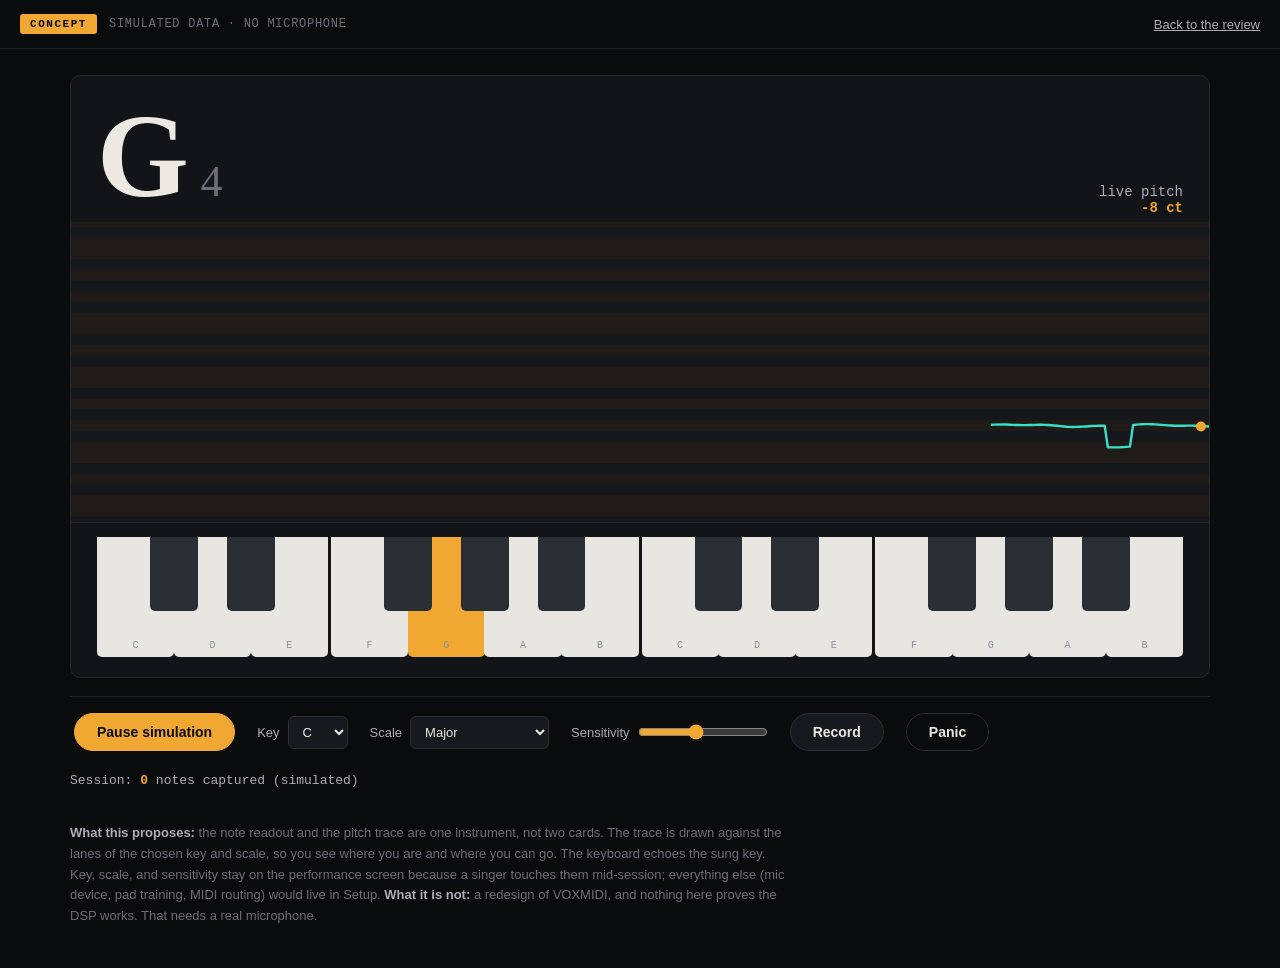
<file: reviews/voxmidi/concept/index.html>
<!DOCTYPE html>
<html lang="en">
<head>
<meta charset="utf-8">
<meta name="viewport" content="width=device-width, initial-scale=1">
<title>VOXMIDI performance concept (simulated)</title>
<meta name="description" content="Interactive concept mock of a merged VOXMIDI performance screen: note readout, pitch trace against scale lanes, keyboard echo. Simulated data, no microphone.">
<style>
  :root{
    --ink:#0a0b0d; --panel:#121418; --paper:#ece9e2; --muted:#a9aeb7;
    --faint:#6b7078; --amber:#f0a832; --teal:#37e0c8; --lane:#1d2126;
    --serif:Georgia,'Times New Roman',serif;
    --mono:ui-monospace,SFMono-Regular,Menlo,Consolas,monospace;
  }
  *{box-sizing:border-box; margin:0; padding:0;}
  html{background:var(--ink);}
  body{background:var(--ink); color:var(--paper);
    font-family:-apple-system,BlinkMacSystemFont,"Segoe UI",Inter,Helvetica,Arial,sans-serif;
    -webkit-font-smoothing:antialiased; min-height:100vh; display:flex; flex-direction:column;}
  .topbar{display:flex; align-items:center; gap:12px; padding:14px 20px; border-bottom:1px solid #1e2228;}
  .badge{font-family:var(--mono); font-size:11px; letter-spacing:.14em; color:#0a0b0d;
    background:var(--amber); padding:4px 10px; border-radius:3px; font-weight:700;}
  .simnote{font-family:var(--mono); font-size:12px; color:var(--faint); letter-spacing:.06em;}
  .topbar a{margin-left:auto; font-size:13px; color:var(--muted);}
  main{flex:1; display:flex; flex-direction:column; max-width:1180px; width:100%; margin:0 auto; padding:26px 20px 40px;}
  .instrument{position:relative; background:var(--panel); border:1px solid #22262d; border-radius:10px; overflow:hidden;}
  .readout{display:flex; align-items:baseline; gap:14px; padding:22px 26px 6px;}
  #noteName{font-family:var(--serif); font-size:clamp(64px,10vw,118px); line-height:1; font-weight:700; letter-spacing:-.02em;}
  #noteOct{font-family:var(--serif); font-size:clamp(28px,4vw,44px); color:var(--faint);}
  #cents{margin-left:auto; font-family:var(--mono); font-size:14px; color:var(--muted); text-align:right;}
  #cents b{color:var(--amber); font-weight:600;}
  #trace{display:block; width:100%; height:300px;}
  .kbwrap{border-top:1px solid #22262d; padding:14px 26px 20px;}
  .kb{display:flex; gap:3px; height:120px;}
  .k{flex:1; border-radius:0 0 5px 5px; background:#e8e6e1; position:relative; transition:background .08s;}
  .k.black{background:#2a2e35; flex:.62; height:62%; z-index:1; margin:0 -2.5%;}
  .k.lit{background:var(--amber);}
  .k.black.lit{background:var(--amber);}
  .k .kl{position:absolute; bottom:6px; left:0; right:0; text-align:center; font-size:10px; color:#8a8f98; font-family:var(--mono);}
  .k.black .kl{display:none;}
  .controls{display:flex; flex-wrap:wrap; gap:10px 22px; align-items:center; margin-top:18px;
    padding:16px 4px; border-top:1px solid #1e2228;}
  .ctl{display:flex; align-items:center; gap:8px; font-size:13px; color:var(--muted);}
  .ctl select{background:#16191e; color:var(--paper); border:1px solid #2a2e35; border-radius:6px; padding:7px 10px; font-size:13px;}
  .ctl input[type=range]{accent-color:var(--amber); width:130px;}
  .btn{font:inherit; font-size:14px; font-weight:600; border-radius:999px; padding:10px 22px; cursor:pointer; border:1px solid #2a2e35; background:#16191e; color:var(--paper);}
  .btn.primary{background:var(--amber); border-color:var(--amber); color:#0a0b0d;}
  .btn.quiet{background:transparent;}
  .btn:focus-visible, select:focus-visible, input:focus-visible{outline:2px solid var(--amber); outline-offset:2px;}
  .session{margin-top:6px; font-family:var(--mono); font-size:13px; color:var(--muted); min-height:24px;}
  .session b{color:var(--amber);}
  .foot{margin-top:26px; font-size:13px; color:var(--faint); max-width:720px; line-height:1.6;}
  .foot strong{color:var(--muted);}
  @media (max-width:640px){ #trace{height:220px;} .kb{height:92px;} }
</style>
</head>
<body>
<div class="topbar">
  <span class="badge">CONCEPT</span>
  <span class="simnote">SIMULATED DATA &middot; NO MICROPHONE</span>
  <a href="../">Back to the review</a>
</div>
<main>
  <div class="instrument" aria-label="Concept performance instrument with simulated voice data">
    <div class="readout">
      <span id="noteName">A</span><span id="noteOct">4</span>
      <span id="cents">live pitch<br><b id="centsVal">+0 ct</b></span>
    </div>
    <canvas id="trace" aria-label="Simulated pitch trace drawn against scale lanes"></canvas>
    <div class="kbwrap"><div class="kb" id="kb" aria-hidden="true"></div></div>
  </div>
  <div class="controls">
    <button class="btn primary" id="btnSim">Pause simulation</button>
    <label class="ctl">Key
      <select id="keySel">
        <option>C</option><option>C#</option><option>D</option><option>D#</option>
        <option>E</option><option>F</option><option>F#</option><option>G</option>
        <option>G#</option><option>A</option><option>A#</option><option>B</option>
      </select>
    </label>
    <label class="ctl">Scale
      <select id="scaleSel">
        <option value="0,2,4,5,7,9,11">Major</option>
        <option value="0,2,3,5,7,8,10">Natural minor</option>
        <option value="0,2,4,7,9">Major pentatonic</option>
        <option value="0,3,5,6,7,10">Blues</option>
        <option value="0,2,4,5,7,9,10">Mixolydian</option>
      </select>
    </label>
    <label class="ctl">Sensitivity <input type="range" id="sens" min="1" max="100" value="45"></label>
    <button class="btn" id="btnRec">Record</button>
    <button class="btn quiet" id="btnPanic">Panic</button>
  </div>
  <div class="session" id="sessionLine" aria-live="polite">Session: <b>0</b> notes captured (simulated)</div>
  <p class="foot"><strong>What this proposes:</strong> the note readout and the pitch trace are one instrument, not two cards. The trace is drawn against the lanes of the chosen key and scale, so you see where you are and where you can go. The keyboard echoes the sung key. Key, scale, and sensitivity stay on the performance screen because a singer touches them mid-session; everything else (mic device, pad training, MIDI routing) would live in Setup. <strong>What it is not:</strong> a redesign of VOXMIDI, and nothing here proves the DSP works. That needs a real microphone.</p>
</main>
<script>
(function(){
  "use strict";
  var NAMES = ['C','C#','D','D#','E','F','F#','G','G#','A','A#','B'];
  var canvas = document.getElementById('trace');
  var ctx = canvas.getContext('2d');
  var kb = document.getElementById('kb');
  var noteName = document.getElementById('noteName');
  var noteOct = document.getElementById('noteOct');
  var centsVal = document.getElementById('centsVal');
  var keySel = document.getElementById('keySel');
  var scaleSel = document.getElementById('scaleSel');
  var sens = document.getElementById('sens');
  var btnSim = document.getElementById('btnSim');
  var btnRec = document.getElementById('btnRec');
  var btnPanic = document.getElementById('btnPanic');
  var sessionLine = document.getElementById('sessionLine');

  // Build two-octave keyboard C4..B5
  var keys = [];
  for (var m = 60; m <= 83; m++) {
    (function(midi){
      var pc = midi % 12;
      var black = [1,3,6,8,10].indexOf(pc) >= 0;
      var d = document.createElement('div');
      d.className = 'k' + (black ? ' black' : '');
      if (!black) { var s = document.createElement('span'); s.className = 'kl'; s.textContent = NAMES[pc]; d.appendChild(s); }
      kb.appendChild(d);
      keys.push({midi: midi, el: d});
    })(m);
  }
  function lightKey(midi){
    keys.forEach(function(k){ k.el.classList.toggle('lit', k.midi === midi); });
  }

  function scaleSet(){
    var root = keySel.selectedIndex;
    return scaleSel.value.split(',').map(function(x){ return (root + (+x)) % 12; });
  }

  // Simulation state
  var running = true, recording = false, recCount = 0;
  var trace = [];               // {t, f} f in semitones float, 0 = C4
  var simT = 0;
  var cur = 4;                  // scale degree index
  var target = 4, glide = 0;
  var restUntil = 0;
  var lastNoteShown = -1;

  function pickNext(){
    var deg = scaleSet();
    var r = Math.random();
    if (r < 0.12) { restUntil = simT + 0.6 + Math.random() * 1.2; return; }
    var step = Math.random();
    if (step < 0.45) cur = cur + (Math.random() < 0.5 ? -1 : 1);
    else if (step < 0.7) cur = cur + (Math.random() < 0.5 ? -2 : 2);
    else cur = Math.floor(Math.random() * 12);
    cur = Math.max(0, Math.min(11, cur));
    target = cur; glide = 0;
  }

  function midiFloat(){
    var deg = scaleSet();
    var semis = deg[((cur % 7) + 7) % 7] + 12 * Math.floor(cur / 7);
    return semis + glide * 0.0 + (target === cur ? 0 : 0);
  }

  function frame(dt){
    simT += dt;
    if (simT > restUntil && Math.random() < dt * 1.4) pickNext();
    var deg = scaleSet();
    var degreeSemis = deg[((cur % 7) + 7) % 7];
    var octShift = 12 * Math.floor(cur / 7);
    // vibrato + wander, scaled by sensitivity
    var wob = Math.sin(simT * 9) * 8 + Math.sin(simT * 23.7) * 4;
    var gate = simT < restUntil ? 0 : 1;
    var f = 60 + degreeSemis + octShift + wob / 100 * (0.4 + sens.value / 60);
    trace.push({t: simT, f: gate ? f : null});
    while (trace.length && trace[0].t < simT - 6) trace.shift();

    // readout
    var midi = Math.round(f);
    var cents = Math.round((f - midi) * 100);
    if (gate && midi !== lastNoteShown) {
      lastNoteShown = midi;
      var pc = ((midi % 12) + 12) % 12;
      noteName.textContent = NAMES[pc];
      noteOct.textContent = Math.floor(midi / 12) - 1;
      lightKey(midi >= 60 && midi <= 83 ? midi : -1);
      if (recording) { recCount++; sessionLine.innerHTML = 'Session: <b>' + recCount + '</b> notes captured (simulated)'; }
    }
    if (!gate && lastNoteShown !== -2) { lastNoteShown = -2; lightKey(-1); }
    centsVal.textContent = (cents >= 0 ? '+' : '') + cents + ' ct';

    draw(deg);
  }

  function draw(deg){
    var W = canvas.width = canvas.clientWidth * (window.devicePixelRatio || 1);
    var H = canvas.height = canvas.clientHeight * (window.devicePixelRatio || 1);
    ctx.clearRect(0, 0, W, H);
    var FLO = 58, FHI = 86; // C#4..D6 window
    function y(f){ return H - ((f - FLO) / (FHI - FLO)) * H; }
    // scale lanes
    for (var s = FLO; s <= FHI; s++) {
      var pc = ((s % 12) + 12) % 12;
      var inScale = deg.indexOf(pc) >= 0;
      ctx.fillStyle = inScale ? 'rgba(240,168,50,0.055)' : 'rgba(255,255,255,0.016)';
      ctx.fillRect(0, y(s + 0.5), W, y(s - 0.5) - y(s + 0.5));
    }
    // center line for current target lane
    ctx.strokeStyle = 'rgba(240,168,50,0.28)';
    ctx.lineWidth = 1 * (window.devicePixelRatio || 1);
    // trace
    ctx.beginPath();
    var started = false;
    for (var i = 0; i < trace.length; i++) {
      var p = trace[i];
      if (p.f === null) { started = false; continue; }
      var x = W - (simT - p.t) / 6 * W;
      var yy2 = y(p.f);
      if (!started) { ctx.moveTo(x, yy2); started = true; }
      else ctx.lineTo(x, yy2);
    }
    ctx.strokeStyle = '#37e0c8';
    ctx.lineWidth = 2.4 * (window.devicePixelRatio || 1);
    ctx.lineJoin = 'round';
    ctx.stroke();
    // playhead dot at trace head
    var last = null;
    for (var j = trace.length - 1; j >= 0; j--) { if (trace[j].f !== null) { last = trace[j]; break; } }
    if (last) {
      ctx.beginPath();
      ctx.arc(W - 8, y(last.f), 5 * (window.devicePixelRatio || 1), 0, 7);
      ctx.fillStyle = '#f0a832';
      ctx.fill();
    }
  }

  var last = performance.now();
  function loop(now){
    var dt = Math.min(0.05, (now - last) / 1000); last = now;
    if (running) frame(dt);
    requestAnimationFrame(loop);
  }
  requestAnimationFrame(loop);

  btnSim.addEventListener('click', function(){
    running = !running;
    btnSim.textContent = running ? 'Pause simulation' : 'Resume simulation';
  });
  btnRec.addEventListener('click', function(){
    recording = !recording;
    btnRec.textContent = recording ? 'Stop' : 'Record';
    btnRec.classList.toggle('primary', !recording);
    if (!recording) sessionLine.innerHTML = 'Session: <b>' + recCount + '</b> notes captured (simulated). Download would export a .mid here.';
  });
  btnPanic.addEventListener('click', function(){
    trace.length = 0; lightKey(-1);
    sessionLine.innerHTML = 'Panic: all sound stopped (simulated). Session kept: <b>' + recCount + '</b> notes.';
  });
  keySel.addEventListener('change', function(){ trace.length = 0; });
  scaleSel.addEventListener('change', function(){ trace.length = 0; });
})();
</script>
</body>
</html>
</file>
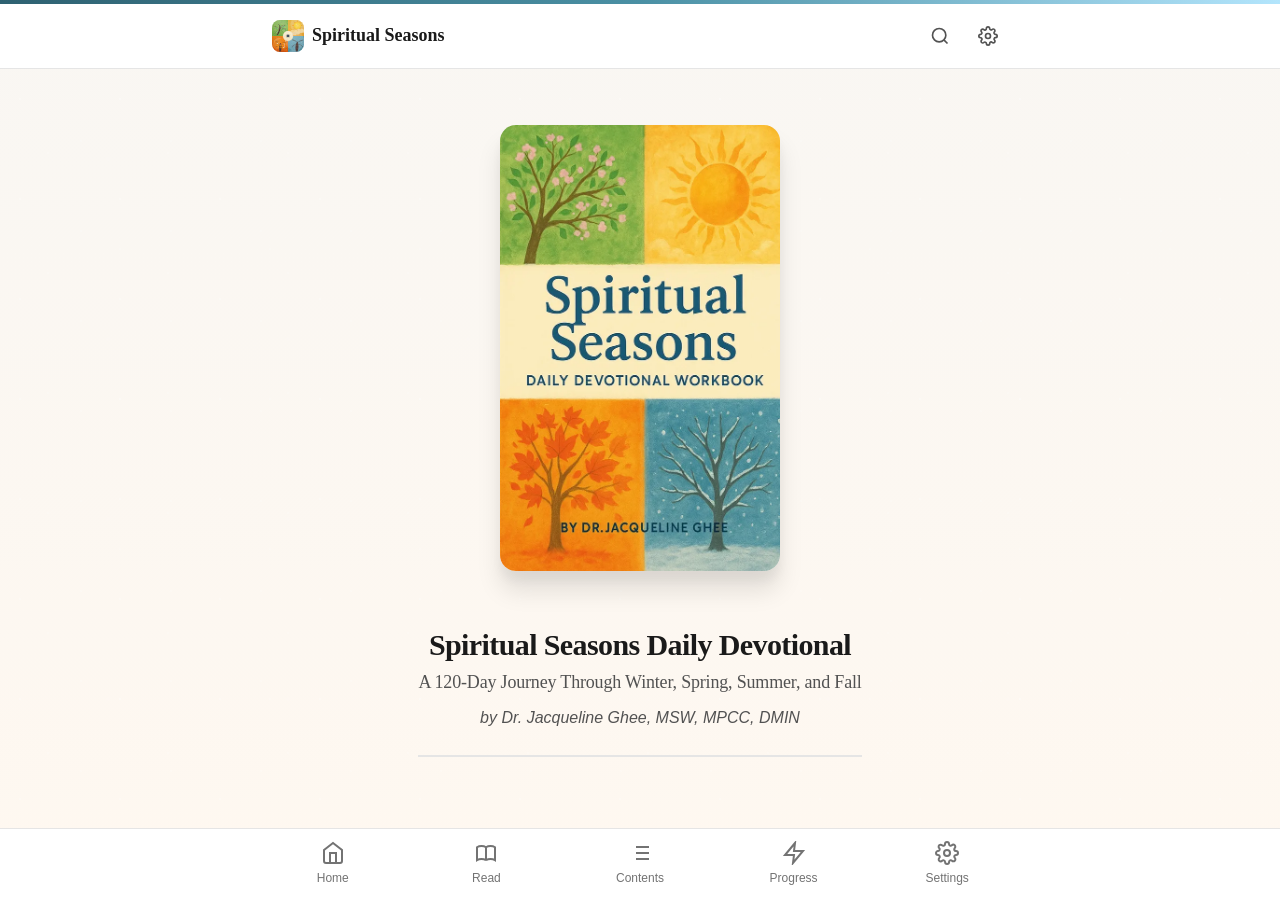
<file: work/spiritual-seasons/original/index.html>
<!DOCTYPE html>
<html lang="en" data-season="winter" data-theme="light">
<head>
  <meta charset="UTF-8">
  <meta name="viewport" content="width=device-width, initial-scale=1.0, viewport-fit=cover">
  <meta name="theme-color" content="#4A90A4">
  
  <!-- Content Security Policy — no unsafe-inline in script-src -->
  <meta http-equiv="Content-Security-Policy"
        content="default-src 'self';
                 script-src 'self';
                 style-src 'self' 'unsafe-inline' https://fonts.googleapis.com;
                 font-src 'self' https://fonts.gstatic.com;
                 img-src 'self' data: blob:;
                 connect-src 'self';
                 media-src 'self' blob:;">
  
  <meta name="mobile-web-app-capable" content="yes">
  <meta name="apple-mobile-web-app-capable" content="yes">
  <meta name="apple-mobile-web-app-status-bar-style" content="default">
  <meta name="apple-mobile-web-app-title" content="Spiritual Seasons">
  <meta name="description" content="A 120-day devotional journey through Winter, Spring, Summer, and Autumn. Discover your spiritual season and grow in faith.">
  
  <title>Spiritual Seasons | Daily Devotional</title>
  
  <link rel="icon" type="image/svg+xml" href="assets/icons/icon.svg">
  <link rel="apple-touch-icon" href="assets/icons/icon-192.png">
  <link rel="manifest" href="manifest.webmanifest">
  
  <link rel="preconnect" href="https://fonts.googleapis.com">
  <link rel="preconnect" href="https://fonts.gstatic.com" crossorigin>
  <link href="https://fonts.googleapis.com/css2?family=Cormorant+Garamond:ital,wght@0,400;0,500;0,600;0,700;1,400;1,500&family=Source+Sans+3:wght@300;400;500;600;700&display=swap" rel="stylesheet">
  
  <!-- CSS Architecture - Load order is critical -->
  <link rel="stylesheet" href="css/variables.css">
  <link rel="stylesheet" href="css/reset.css">
  <link rel="stylesheet" href="css/layout.css">
  <link rel="stylesheet" href="css/components.css">
  <link rel="stylesheet" href="css/app.css">
  <link rel="stylesheet" href="css/seasonal.css">
  <link rel="stylesheet" href="css/utilities.css">
  <link rel="stylesheet" href="css/ui-polish.css">
  
  <style>
    :root {
      --font-display-fallback: Georgia, 'Times New Roman', serif;
      --font-body-fallback: -apple-system, BlinkMacSystemFont, 'Segoe UI', Roboto, sans-serif;
    }
    .splash-screen {
      position: fixed;
      inset: 0;
      z-index: 9999;
      display: flex;
      align-items: center;
      justify-content: center;
      flex-direction: column;
      background: linear-gradient(180deg, #E3F2FD 0%, #FFF8F0 100%);
      transition: opacity 0.5s ease-out;
    }
    .splash-screen.fade-out {
      opacity: 0;
      pointer-events: none;
    }
    .splash-logo {
      width: 120px;
      height: 120px;
      border-radius: 24px;
      box-shadow: 0 20px 40px rgba(74, 144, 164, 0.3);
      animation: pulse 2s ease-in-out infinite;
    }
    .splash-title {
      margin-top: 24px;
      font-family: 'Cormorant Garamond', Georgia, serif;
      font-size: 32px;
      font-weight: 600;
      color: #2C3E50;
    }
    .splash-subtitle {
      margin-top: 8px;
      font-family: 'Source Sans 3', sans-serif;
      font-size: 14px;
      color: #5D6D7E;
    }
    @keyframes pulse {
      0%, 100% { transform: scale(1); }
      50% { transform: scale(1.02); }
    }
    .error-boundary {
      display: flex;
      align-items: center;
      justify-content: center;
      min-height: 200px;
      padding: 16px;
      text-align: center;
    }
  </style>
</head>
<body>
  <div class="splash-screen" id="splash">
    <img src="assets/icons/icon.svg" alt="Spiritual Seasons" class="splash-logo" id="splash-logo">
    <h1 class="splash-title">Spiritual Seasons</h1>
    <p class="splash-subtitle">Daily Devotional Workbook</p>
  </div>

  <noscript>
    <div style="display: flex; align-items: center; justify-content: center; min-height: 100vh; flex-direction: column; padding: 20px; text-align: center;">
      <h1>JavaScript Required</h1>
      <p>Please enable JavaScript to use the Spiritual Seasons devotional app.</p>
    </div>
  </noscript>

  <!-- NEW: Core Infrastructure (load FIRST) -->
  <script src="js/state-manager.js"></script>
  <script src="js/event-manager.js"></script>
  <script src="js/module-lifecycle.js"></script>
  <script src="js/blob-manager.js"></script>
  <script src="js/undo-manager.js"></script>
  <script src="js/search-engine.js"></script>
  <script src="js/sync-queue.js"></script>
  <script src="js/loading-manager.js"></script>

  <!-- Core utilities and configuration -->
  <script src="js/config.js"></script>
  <script src="js/utils.js"></script>
  <script src="js/store.js"></script>
  <script src="js/router.js"></script>
  
  <!-- UI Components -->
  <script src="js/ui/toast.js"></script>
  <script src="js/ui/modal.js"></script>
  <script src="js/ui/theme-manager.js"></script>
  
  <!-- Feature Modules -->
  <script src="js/modules/error-handler.js"></script>
  <script src="js/modules/error-boundary.js"></script>
  <script src="js/modules/haptics.js"></script>
  <script src="js/modules/keyboard-shortcuts.js"></script>
  <script src="js/modules/tts.js"></script>
  <script src="js/modules/ambient-sound.js"></script>
  <script src="js/modules/audio.js"></script>
  <script src="js/modules/intro-pages.js"></script>
  <script src="js/modules/quiz.js"></script>
  <script src="js/modules/devotional.js"></script>
  <script src="js/modules/toc.js"></script>
  <script src="js/modules/settings.js"></script>
  <script src="js/modules/notifications.js"></script>
  <script src="js/modules/sharing.js"></script>
  <script src="js/modules/progress.js"></script>
  <script src="js/modules/weekly-reflection.js"></script>
  <script src="js/modules/search.js"></script>
  <script src="js/modules/privacy.js"></script>
  
  <!-- New Feature Modules -->
  <script src="js/modules/verse-images.js"></script>
  <script src="js/modules/meditation-timer.js"></script>
  <script src="js/modules/guided-breathing.js"></script>
  <script src="js/modules/calendar-integration.js"></script>
  <script src="js/modules/onboarding-tour.js"></script>
  <script src="js/modules/data-export.js"></script>
  <script src="js/modules/page-transitions.js"></script>
  <script src="js/modules/pdf-export.js"></script>
  
  <!-- Main app -->
  <script src="js/app.js"></script>
  
</body>
</html>
</file>
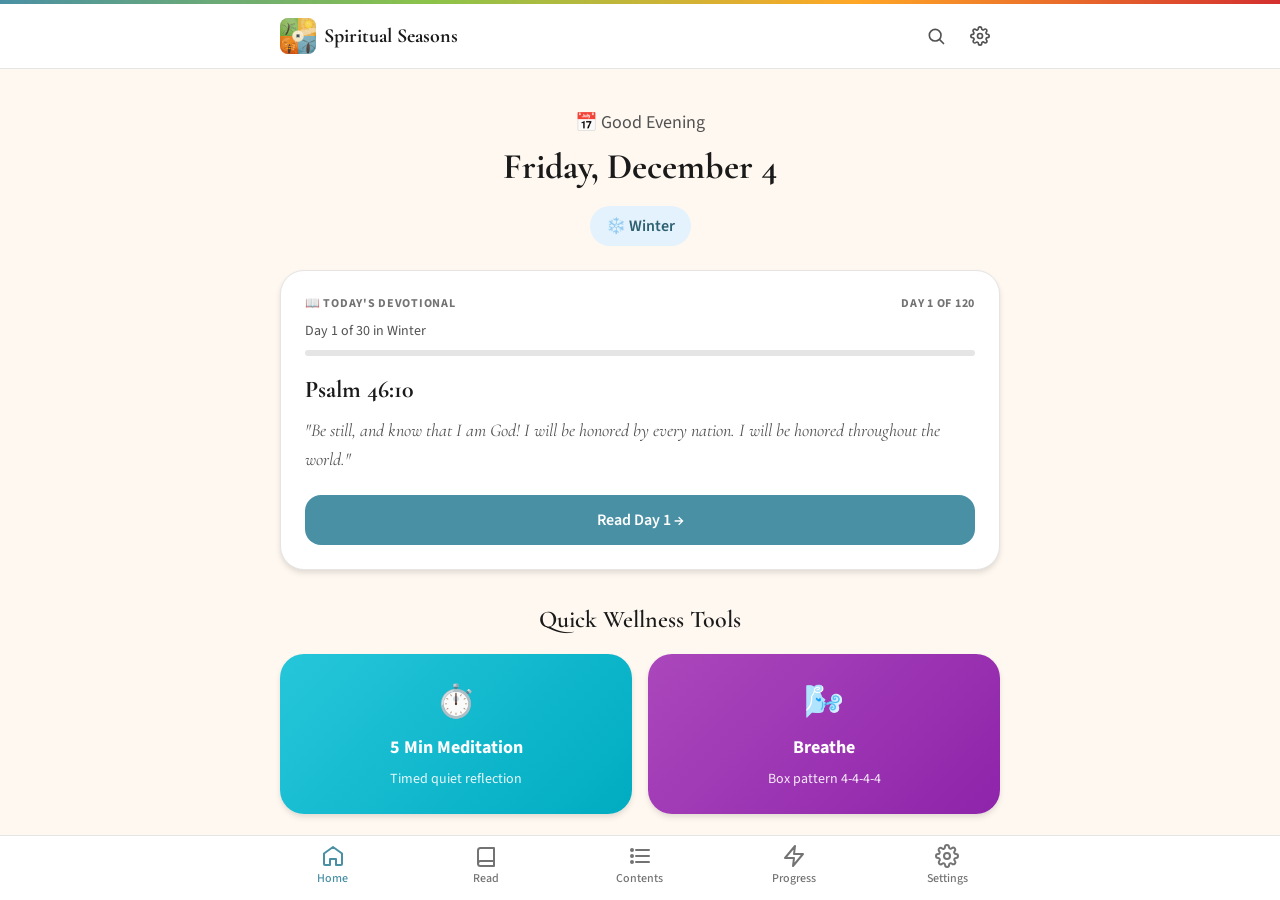
<file: work/spiritual-seasons/v2/index.html>
<!DOCTYPE html>
<html lang="en" data-season="winter" data-theme="light">
<head>
  <meta charset="UTF-8">
  <meta name="viewport" content="width=device-width, initial-scale=1.0, viewport-fit=cover, interactive-widget=resizes-content">
  <meta name="theme-color" content="#4A90A4">
  <meta name="mobile-web-app-capable" content="yes">
  <meta name="apple-mobile-web-app-capable" content="yes">
  <meta name="apple-mobile-web-app-status-bar-style" content="default">
  <meta name="apple-mobile-web-app-title" content="Spiritual Seasons">
  <meta name="description" content="A 120-day devotional journey through Winter, Spring, Summer, and Autumn. Discover your spiritual season and grow in faith.">
  <title>Spiritual Seasons | Daily Devotional</title>
  <link rel="icon" type="image/svg+xml" href="assets/icons/icon.svg">
  <link rel="apple-touch-icon" href="assets/icons/icon-192.png">
  <link rel="manifest" href="manifest.webmanifest">
  <link rel="preconnect" href="https://fonts.googleapis.com">
  <link rel="preconnect" href="https://fonts.gstatic.com" crossorigin>
  <link href="https://fonts.googleapis.com/css2?family=Cormorant+Garamond:ital,wght@0,400;0,500;0,600;0,700;1,400;1,500&family=Source+Sans+3:wght@300;400;500;600;700&display=swap" rel="stylesheet">
  <link rel="stylesheet" href="css/styles.css">
  <style>
    .splash-screen{position:fixed;inset:0;z-index:9999;display:flex;align-items:center;justify-content:center;flex-direction:column;background:linear-gradient(180deg,#E3F2FD 0%,#FFF8F0 100%);transition:opacity .5s ease-out}
    .splash-screen.fade-out{opacity:0;pointer-events:none}
    .splash-logo{width:120px;height:120px;border-radius:24px;box-shadow:0 20px 40px rgba(74,144,164,.3);animation:pulse 2s ease-in-out infinite}
    .splash-title{margin-top:24px;font-family:'Cormorant Garamond',Georgia,serif;font-size:32px;font-weight:600;color:#2C3E50}
    .splash-subtitle{margin-top:8px;font-family:'Source Sans 3',sans-serif;font-size:14px;color:#5D6D7E}
    @keyframes pulse{0%,100%{transform:scale(1)}50%{transform:scale(1.02)}}
  </style>
</head>
<body>
  <div class="splash-screen" id="splash" aria-hidden="true">
    <img src="assets/icons/icon.svg" alt="" class="splash-logo" id="splash-logo">
    <h1 class="splash-title">Spiritual Seasons</h1>
    <p class="splash-subtitle">Daily Devotional Workbook</p>
  </div>

  <noscript>
    <div style="display:flex;align-items:center;justify-content:center;min-height:100vh;flex-direction:column;padding:20px;text-align:center;">
      <h1>JavaScript Required</h1>
      <p>Please enable JavaScript to use the Spiritual Seasons devotional app.</p>
    </div>
  </noscript>

  <!--
    App shell: a single in-flow column (header / main / bottom nav).
    Nothing here is position:fixed, so content can never slide under chrome
    and no "clearance padding" hacks are needed. <main> is the one scroll container.
  -->
  <div class="app-shell">
    <header class="app-header">
      <div class="season-accent-bar" aria-hidden="true"></div>
      <div class="header-content">
        <button class="header-title" data-route="home" aria-label="Spiritual Seasons home">
          <img src="assets/icons/icon.svg" alt="" class="header-logo" id="header-logo">
          <span>Spiritual Seasons</span>
        </button>
        <div class="header-actions">
          <button class="btn-icon" data-route="search" aria-label="Search">
            <svg width="20" height="20" viewBox="0 0 24 24" fill="none" stroke="currentColor" stroke-width="2" stroke-linecap="round"><circle cx="11" cy="11" r="7"/><path d="M21 21l-4.3-4.3"/></svg>
          </button>
          <button class="btn-icon" data-route="settings" aria-label="Settings">
            <svg width="20" height="20" viewBox="0 0 24 24" fill="none" stroke="currentColor" stroke-width="2" stroke-linecap="round"><circle cx="12" cy="12" r="3"/><path d="M19.4 15a1.65 1.65 0 0 0 .33 1.82l.06.06a2 2 0 1 1-2.83 2.83l-.06-.06a1.65 1.65 0 0 0-1.82-.33 1.65 1.65 0 0 0-1 1.51V21a2 2 0 1 1-4 0v-.09a1.65 1.65 0 0 0-1-1.51 1.65 1.65 0 0 0-1.82.33l-.06.06a2 2 0 1 1-2.83-2.83l.06-.06a1.65 1.65 0 0 0 .33-1.82 1.65 1.65 0 0 0-1.51-1H3a2 2 0 1 1 0-4h.09a1.65 1.65 0 0 0 1.51-1 1.65 1.65 0 0 0-.33-1.82l-.06-.06a2 2 0 1 1 2.83-2.83l.06.06a1.65 1.65 0 0 0 1.82.33h.01a1.65 1.65 0 0 0 1-1.51V3a2 2 0 1 1 4 0v.09a1.65 1.65 0 0 0 1 1.51h.01a1.65 1.65 0 0 0 1.82-.33l.06-.06a2 2 0 1 1 2.83 2.83l-.06.06a1.65 1.65 0 0 0-.33 1.82v.01a1.65 1.65 0 0 0 1.51 1H21a2 2 0 1 1 0 4h-.09a1.65 1.65 0 0 0-1.51 1z"/></svg>
          </button>
        </div>
      </div>
    </header>

    <main class="app-main" id="app-main">
      <div id="page" class="page" aria-live="polite"></div>
    </main>

    <nav class="bottom-nav" aria-label="Main navigation">
      <div class="bottom-nav-content" id="bottom-nav">
        <button class="nav-item" data-route="home" aria-label="Home">
          <svg width="24" height="24" viewBox="0 0 24 24" fill="none" stroke="currentColor" stroke-width="2" stroke-linecap="round" stroke-linejoin="round"><path d="M3 9.5L12 3l9 6.5V20a1 1 0 0 1-1 1h-5v-6h-6v6H4a1 1 0 0 1-1-1z"/></svg>
          <span>Home</span>
        </button>
        <button class="nav-item" data-route="devotional" aria-label="Read">
          <svg width="24" height="24" viewBox="0 0 24 24" fill="none" stroke="currentColor" stroke-width="2" stroke-linecap="round" stroke-linejoin="round"><path d="M4 19.5A2.5 2.5 0 0 1 6.5 17H20V4H6.5A2.5 2.5 0 0 0 4 6.5z"/><path d="M4 19.5A2.5 2.5 0 0 0 6.5 22H20v-5"/></svg>
          <span>Read</span>
        </button>
        <button class="nav-item" data-route="contents" aria-label="Contents">
          <svg width="24" height="24" viewBox="0 0 24 24" fill="none" stroke="currentColor" stroke-width="2" stroke-linecap="round"><path d="M8 6h13M8 12h13M8 18h13"/><circle cx="4" cy="6" r="1"/><circle cx="4" cy="12" r="1"/><circle cx="4" cy="18" r="1"/></svg>
          <span>Contents</span>
        </button>
        <button class="nav-item" data-route="progress" aria-label="Progress">
          <svg width="24" height="24" viewBox="0 0 24 24" fill="none" stroke="currentColor" stroke-width="2" stroke-linejoin="round"><path d="M13 2L3 14h9l-1 8 10-12h-9l1-8z"/></svg>
          <span>Progress</span>
        </button>
        <button class="nav-item" data-route="settings" aria-label="Settings">
          <svg width="24" height="24" viewBox="0 0 24 24" fill="none" stroke="currentColor" stroke-width="2" stroke-linecap="round"><circle cx="12" cy="12" r="3"/><path d="M19.4 15a1.65 1.65 0 0 0 .33 1.82l.06.06a2 2 0 1 1-2.83 2.83l-.06-.06a1.65 1.65 0 0 0-1.82-.33 1.65 1.65 0 0 0-1 1.51V21a2 2 0 1 1-4 0v-.09a1.65 1.65 0 0 0-1-1.51 1.65 1.65 0 0 0-1.82.33l-.06.06a2 2 0 1 1-2.83-2.83l.06-.06a1.65 1.65 0 0 0 .33-1.82 1.65 1.65 0 0 0-1.51-1H3a2 2 0 1 1 0-4h.09a1.65 1.65 0 0 0 1.51-1 1.65 1.65 0 0 0-.33-1.82l-.06-.06a2 2 0 1 1 2.83-2.83l.06.06a1.65 1.65 0 0 0 1.82.33h.01a1.65 1.65 0 0 0 1-1.51V3a2 2 0 1 1 4 0v.09a1.65 1.65 0 0 0 1 1.51h.01a1.65 1.65 0 0 0 1.82-.33l.06-.06a2 2 0 1 1 2.83 2.83l-.06.06a1.65 1.65 0 0 0-.33 1.82v.01a1.65 1.65 0 0 0 1.51 1H21a2 2 0 1 1 0 4h-.09a1.65 1.65 0 0 0-1.51 1z"/></svg>
          <span>Settings</span>
        </button>
      </div>
    </nav>
  </div>

  <div id="modal-root"></div>
  <div id="toast-root" class="toast-root" aria-live="polite"></div>

  <script src="js/app.js"></script>
</body>
</html>
</file>
<file: work/spiritual-seasons/original/css/variables.css>
/* ============================================
   SPIRITUAL SEASONS - DESIGN SYSTEM VARIABLES
   
   Single source of truth for all design tokens.
   Seasons control global styling via data-season attribute.
   ============================================ */

:root {
  /* ============================================
     SPACING SCALE (0.25rem base)
     ============================================ */
  --space-0: 0;
  --space-1: 0.25rem;    /* 4px */
  --space-2: 0.5rem;     /* 8px */
  --space-3: 0.75rem;    /* 12px */
  --space-4: 1rem;       /* 16px */
  --space-5: 1.25rem;    /* 20px */
  --space-6: 1.5rem;     /* 24px */
  --space-8: 2rem;       /* 32px */
  --space-10: 2.5rem;    /* 40px */
  --space-12: 3rem;      /* 48px */
  --space-16: 4rem;      /* 64px */
  --space-20: 5rem;      /* 80px */
  --space-24: 6rem;      /* 96px */

  /* ============================================
     TYPOGRAPHY
     ============================================ */
  
  /* Font Families */
  --font-display: 'Cormorant Garamond', Georgia, serif;
  --font-body: 'Source Sans 3', -apple-system, BlinkMacSystemFont, 'Segoe UI', sans-serif;
  --font-mono: 'JetBrains Mono', 'Fira Code', Consolas, monospace;

  /* Font Sizes (modular scale) */
  --text-xs: 0.75rem;     /* 12px */
  --text-sm: 0.875rem;    /* 14px */
  --text-base: 1rem;      /* 16px */
  --text-lg: 1.125rem;    /* 18px */
  --text-xl: 1.25rem;     /* 20px */
  --text-2xl: 1.5rem;     /* 24px */
  --text-3xl: 1.875rem;   /* 30px */
  --text-4xl: 2.25rem;    /* 36px */
  --text-5xl: 3rem;       /* 48px */

  /* Line Heights */
  --leading-none: 1;
  --leading-tight: 1.25;
  --leading-snug: 1.375;
  --leading-normal: 1.5;
  --leading-relaxed: 1.625;
  --leading-loose: 2;

  /* Font Weights */
  --font-light: 300;
  --font-normal: 400;
  --font-medium: 500;
  --font-semibold: 600;
  --font-bold: 700;

  /* Letter Spacing */
  --tracking-tighter: -0.02em;
  --tracking-tight: -0.01em;
  --tracking-normal: 0;
  --tracking-wide: 0.01em;
  --tracking-wider: 0.02em;

  /* ============================================
     BORDER RADIUS
     ============================================ */
  --radius-none: 0;
  --radius-sm: 0.25rem;   /* 4px */
  --radius-md: 0.5rem;    /* 8px */
  --radius-lg: 0.75rem;   /* 12px */
  --radius-xl: 1rem;      /* 16px */
  --radius-2xl: 1.5rem;   /* 24px */
  --radius-3xl: 2rem;     /* 32px */
  --radius-full: 9999px;

  /* ============================================
     SHADOWS
     ============================================ */
  --shadow-xs: 0 1px 2px rgba(0, 0, 0, 0.04);
  --shadow-sm: 0 1px 3px rgba(0, 0, 0, 0.05), 0 1px 2px rgba(0, 0, 0, 0.03);
  --shadow-md: 0 4px 6px rgba(0, 0, 0, 0.07), 0 2px 4px rgba(0, 0, 0, 0.05);
  --shadow-lg: 0 10px 15px rgba(0, 0, 0, 0.1), 0 4px 6px rgba(0, 0, 0, 0.05);
  --shadow-xl: 0 20px 25px rgba(0, 0, 0, 0.1), 0 10px 10px rgba(0, 0, 0, 0.04);
  --shadow-2xl: 0 25px 50px rgba(0, 0, 0, 0.15);
  --shadow-inner: inset 0 2px 4px rgba(0, 0, 0, 0.06);
  --shadow-season: 0 4px 20px color-mix(in srgb, var(--season-primary) 25%, transparent);

  /* ============================================
     TRANSITIONS & ANIMATIONS
     ============================================ */
  --transition-fast: 150ms cubic-bezier(0.4, 0, 0.2, 1);
  --transition-base: 250ms cubic-bezier(0.4, 0, 0.2, 1);
  --transition-slow: 350ms cubic-bezier(0.4, 0, 0.2, 1);
  --transition-spring: 500ms cubic-bezier(0.34, 1.56, 0.64, 1);

  /* ============================================
     Z-INDEX SCALE
     ============================================ */
  --z-base: 0;
  --z-dropdown: 100;
  --z-sticky: 200;
  --z-fixed: 300;
  --z-modal-backdrop: 400;
  --z-modal: 500;
  --z-popover: 600;
  --z-tooltip: 700;
  --z-toast: 800;
  --z-max: 9999;

  /* ============================================
     CONTAINER & LAYOUT
     ============================================ */
  --container-xs: 20rem;    /* 320px */
  --container-sm: 24rem;    /* 384px */
  --container-md: 28rem;    /* 448px */
  --container-lg: 32rem;    /* 512px */
  --container-xl: 36rem;    /* 576px */
  --container-2xl: 42rem;   /* 672px */
  --container-3xl: 48rem;   /* 768px */
  --container-4xl: 56rem;   /* 896px */
  --container-max: 48rem;   /* Default max width */
  --container-padding: var(--space-4);

  /* Safe Areas (for notched devices) */
  --safe-top: env(safe-area-inset-top, 0px);
  --safe-bottom: env(safe-area-inset-bottom, 0px);
  --safe-left: env(safe-area-inset-left, 0px);
  --safe-right: env(safe-area-inset-right, 0px);

  /* Bottom Navigation */
  --bottom-nav-height: 64px;
  --app-header-height: 60px;
  --page-bottom-padding: calc(var(--bottom-nav-height) + var(--safe-bottom) + var(--space-6));
}

/* ============================================
   SEASON COLOR DEFINITIONS
   These are the base seasonal colors that never change
   ============================================ */
:root {
  /* Winter */
  --winter-primary: #4A90A4;
  --winter-primary-rgb: 74, 144, 164;
  --winter-light: #E3F2FD;
  --winter-lightest: #EBF8FC;
  --winter-dark: #2E6171;
  --winter-accent: #B3E5FC;

  /* Spring */
  --spring-primary: #8BC34A;
  --spring-primary-rgb: 139, 195, 74;
  --spring-light: #DCEDC8;
  --spring-lightest: #F1F8E9;
  --spring-dark: #558B2F;
  --spring-accent: #C5E1A5;

  /* Summer */
  --summer-primary: #FFA726;
  --summer-primary-rgb: 255, 167, 38;
  --summer-light: #FFE0B2;
  --summer-lightest: #FFF8E1;
  --summer-dark: #E65100;
  --summer-accent: #FFCC80;

  /* Autumn */
  --autumn-primary: #D32F2F;
  --autumn-primary-rgb: 211, 47, 47;
  --autumn-light: #FFCDD2;
  --autumn-lightest: #FFEBEE;
  --autumn-dark: #B71C1C;
  --autumn-accent: #EF9A9A;
}

/* ============================================
   NEUTRAL COLOR PALETTE
   ============================================ */
:root {
  /* Cream/Warm tones (light mode base) */
  --cream: #FFF8F0;
  --cream-dark: #F5EDE3;
  --cream-darker: #E8DED0;

  /* Grayscale */
  --white: #FFFFFF;
  --gray-50: #FAFAFA;
  --gray-100: #F5F5F5;
  --gray-200: #E5E5E5;
  --gray-300: #D4D4D4;
  --gray-400: #A3A3A3;
  --gray-500: #737373;
  --gray-600: #525252;
  --gray-700: #404040;
  --gray-800: #262626;
  --gray-900: #171717;
  --black: #0A0A0A;

  /* Semantic colors */
  --success: #4CAF50;
  --success-light: #C8E6C9;
  --success-dark: #388E3C;
  
  --error: #F44336;
  --error-light: #FFCDD2;
  --error-dark: #D32F2F;
  
  --warning: #FF9800;
  --warning-light: #FFE0B2;
  --warning-dark: #F57C00;
  
  --info: #2196F3;
  --info-light: #BBDEFB;
  --info-dark: #1976D2;
}

/* ============================================
   LIGHT MODE (DEFAULT)
   Semantic color tokens that change based on theme
   ============================================ */
:root,
:root[data-theme="light"] {
  /* Backgrounds */
  --bg-primary: #FFFFFF;
  --bg-secondary: #F5F5F5;
  --bg-tertiary: #FAFAFA;
  --bg-cream: var(--cream);
  --bg-overlay: rgba(0, 0, 0, 0.5);
  
  /* Text */
  --text-primary: #1A1A1A;
  --text-secondary: #525252;
  --text-tertiary: #737373;
  --text-muted: #A3A3A3;
  --text-inverse: #FFFFFF;
  --text-light: #737373; /* Alias for text-tertiary */
  
  /* Borders */
  --border-primary: #E5E5E5;
  --border-secondary: #D4D4D4;
  --border-focus: var(--season-primary);
  --border-color: #E5E5E5; /* Alias for border-primary */
  
  /* Interactive states */
  --hover-bg: rgba(0, 0, 0, 0.04);
  --active-bg: rgba(0, 0, 0, 0.08);
  --focus-ring: color-mix(in srgb, var(--season-primary) 20%, transparent);
  
  /* Cards & surfaces */
  --card-bg: #FFFFFF;
  --card-border: var(--border-primary);
  
  /* Overlays */
  --overlay-bg: rgba(0, 0, 0, 0.5);
  
  /* Shadows (reuse from above, but semantic) */
  --shadow-card: var(--shadow-md);
  --shadow-modal: var(--shadow-xl);
  --shadow: var(--shadow-sm); /* Default shadow alias */
  
  /* Accent aliases (will update per season) */
  --accent-primary: var(--season-primary);
  --accent-light: var(--season-light);
  --accent-dark: var(--season-dark);
  
  /* Season gradient */
  --season-gradient: linear-gradient(135deg, var(--season-light), #FFFFFF);
  
  /* Neutral/Front-matter backgrounds (Introduction section) */
  --bg-neutral-subtle: #F5F5F5;      /* Light gray for Introduction section */
  --text-on-neutral: #1A1A1A;        /* Text color on neutral backgrounds */
  --border-neutral: #E5E5E5;         /* Border for neutral sections */
}

/* ============================================
   DARK MODE
   ============================================ */
:root[data-theme="dark"] {
  /* Backgrounds */
  --bg-primary: #0A0A0A;
  --bg-secondary: #171717;
  --bg-tertiary: #262626;
  --bg-cream: #1A1614;
  --bg-overlay: rgba(0, 0, 0, 0.8);
  
  /* Text */
  --text-primary: #FAFAFA;        /* Very light - excellent contrast */
  --text-secondary: #E5E5E5;      /* Light gray - better contrast than before */
  --text-tertiary: #B3B3B3;       /* Medium-light gray - WCAG AA compliant */
  --text-muted: #9A9A9A;          /* Muted gray - WCAG AA compliant (6.2:1 ratio) */
  --text-inverse: #0A0A0A;        /* Dark for light backgrounds */
  --text-light: #B3B3B3;          /* Alias for text-tertiary */
  
  /* Borders */
  --border-primary: #404040;      /* Lighter for better visibility */
  --border-secondary: #525252;    /* Even lighter for emphasis */
  --border-focus: var(--season-primary);
  --border-color: #404040;        /* Alias for border-primary */
  
  /* Interactive states */
  --hover-bg: rgba(255, 255, 255, 0.08);
  --active-bg: rgba(255, 255, 255, 0.12);
  --focus-ring: color-mix(in srgb, var(--season-primary) 30%, transparent);
  
  /* Cards & surfaces */
  --card-bg: #171717;
  --card-border: var(--border-primary);
  
  /* Adjusted shadows for dark mode */
  --shadow-xs: 0 1px 2px rgba(0, 0, 0, 0.4);
  --shadow-sm: 0 1px 3px rgba(0, 0, 0, 0.5);
  --shadow-md: 0 4px 6px rgba(0, 0, 0, 0.6);
  --shadow-lg: 0 10px 15px rgba(0, 0, 0, 0.7);
  --shadow-xl: 0 20px 25px rgba(0, 0, 0, 0.8);
  --shadow-card: var(--shadow-md);
  --shadow-modal: var(--shadow-xl);
  --shadow: var(--shadow-sm); /* Default shadow alias */
  
  /* Overlays */
  --overlay-bg: rgba(0, 0, 0, 0.8);
  
  /* Accent aliases (will update per season) */
  --accent-primary: var(--season-primary);
  --accent-light: var(--season-light);
  --accent-dark: var(--season-dark);
  
  /* Season gradient */
  --season-gradient: linear-gradient(135deg, var(--season-light), #171717);
  
  /* Adjust cream for dark mode */
  --cream: #1A1614;
  --cream-dark: #141210;
  
  /* Adjust seasonal lights for dark mode - MUCH lighter for proper contrast */
  --winter-light: rgba(74, 144, 164, 0.15);      /* Semi-transparent blue overlay */
  --spring-light: rgba(139, 195, 74, 0.15);      /* Semi-transparent green overlay */
  --summer-light: rgba(255, 167, 38, 0.15);      /* Semi-transparent orange overlay */
  --autumn-light: rgba(211, 47, 47, 0.15);       /* Semi-transparent red overlay */

  /* Lightest tints in dark mode — very subtle surface tinting */
  --winter-lightest: rgba(74, 144, 164, 0.06);
  --spring-lightest: rgba(139, 195, 74, 0.06);
  --summer-lightest: rgba(255, 167, 38, 0.06);
  --autumn-lightest: rgba(211, 47, 47, 0.06);
  
  /* Adjust seasonal darks (become lighter in dark mode for text contrast) */
  --winter-dark: #8BC9E0;    /* Lighter blue for better readability */
  --spring-dark: #C5E1A5;    /* Lighter green for better readability */
  --summer-dark: #FFCC80;    /* Lighter orange for better readability */
  --autumn-dark: #FFAB91;    /* Lighter coral for better readability */
  
  /* Neutral/Front-matter backgrounds in dark mode */
  --bg-neutral-subtle: #262626;      /* Darker but visible background */
  --text-on-neutral: #FAFAFA;        /* Light text for good contrast */
  --border-neutral: #404040;         /* Visible border in dark mode */
}

/* ============================================
   SEASONAL THEME APPLICATION
   The data-season attribute controls which season colors are active
   ============================================ */

/* Winter Season */
:root[data-season="winter"],
[data-season="winter"] {
  --season-primary: var(--winter-primary);
  --season-primary-rgb: var(--winter-primary-rgb);
  --season-light: var(--winter-light);
  --season-lightest: var(--winter-lightest);
  --season-dark: var(--winter-dark);
  --season-accent: var(--winter-accent);
}

/* Spring Season */
:root[data-season="spring"],
[data-season="spring"] {
  --season-primary: var(--spring-primary);
  --season-primary-rgb: var(--spring-primary-rgb);
  --season-light: var(--spring-light);
  --season-lightest: var(--spring-lightest);
  --season-dark: var(--spring-dark);
  --season-accent: var(--spring-accent);
}

/* Summer Season */
:root[data-season="summer"],
[data-season="summer"] {
  --season-primary: var(--summer-primary);
  --season-primary-rgb: var(--summer-primary-rgb);
  --season-light: var(--summer-light);
  --season-lightest: var(--summer-lightest);
  --season-dark: var(--summer-dark);
  --season-accent: var(--summer-accent);
}

/* Autumn Season */
:root[data-season="autumn"],
[data-season="autumn"] {
  --season-primary: var(--autumn-primary);
  --season-primary-rgb: var(--autumn-primary-rgb);
  --season-light: var(--autumn-light);
  --season-lightest: var(--autumn-lightest);
  --season-dark: var(--autumn-dark);
  --season-accent: var(--autumn-accent);
}
</file>
<file: work/spiritual-seasons/original/css/layout.css>
/* ============================================
   SPIRITUAL SEASONS - LAYOUT PRIMITIVES
   
   Reusable layout patterns and utilities
   ============================================ */

/* ============================================
   APP SHELL - LOCKED NATIVE LAYOUT
   Fixed header, scrollable content, fixed footer
   ============================================ */

/* Prevent body scroll - only content scrolls */
html, body {
  overflow: hidden;
  height: 100%;
  position: fixed;
  width: 100%;
}

.app-shell {
  display: flex;
  flex-direction: column;
  height: 100vh; /* Fallback */
  height: 100dvh; /* Dynamic viewport height */
  overflow: hidden;
  position: relative;
}

.app-main {
  flex: 1;
  overflow-y: auto;
  overflow-x: hidden;
  -webkit-overflow-scrolling: touch; /* Smooth scrolling on iOS */
  position: relative;
  /* No padding-bottom - pages handle their own spacing */
}

/* ============================================
   CONTAINERS
   ============================================ */
.container {
  width: 100%;
  max-width: var(--container-max);
  margin-left: auto;
  margin-right: auto;
  padding-left: var(--container-padding);
  padding-right: var(--container-padding);
}

.container-xs { max-width: var(--container-xs); }
.container-sm { max-width: var(--container-sm); }
.container-md { max-width: var(--container-md); }
.container-lg { max-width: var(--container-lg); }
.container-xl { max-width: var(--container-xl); }
.container-2xl { max-width: var(--container-2xl); }
.container-3xl { max-width: var(--container-3xl); }
.container-4xl { max-width: var(--container-4xl); }

.container-fluid {
  width: 100%;
  padding-left: var(--container-padding);
  padding-right: var(--container-padding);
}

/* ============================================
   SECTIONS & PAGES
   Each page is a full-height container within app-main
   ============================================ */
.page {
  display: none;
  opacity: 0;
  transform: translateY(10px);
  transition: opacity var(--transition-base), transform var(--transition-base);
  min-height: 100%;
  padding-bottom: var(--page-bottom-padding); /* Clears fixed bottom nav (64px) + safe-area + breathing room */
}

.page.active {
  display: flex;
  flex-direction: column;
  opacity: 1;
  transform: translateY(0);
  animation: pageEnter 0.3s ease-out;
}

@keyframes pageEnter {
  from {
    opacity: 0;
    transform: translateY(10px);
  }
  to {
    opacity: 1;
    transform: translateY(0);
  }
}

.page-header {
  margin-bottom: var(--space-8);
  padding-bottom: var(--space-4);
  border-bottom: 2px solid var(--border-primary);
}

.page-title {
  font-family: var(--font-display);
  font-size: var(--text-3xl);
  font-weight: var(--font-semibold);
  color: var(--text-primary);
  margin-bottom: var(--space-2);
}

.page-subtitle {
  font-size: var(--text-lg);
  color: var(--text-secondary);
  font-weight: var(--font-normal);
}

.page-content {
  max-width: var(--container-max);
  margin: 0 auto;
  padding: var(--space-6) var(--space-4);
}

/* Section spacing */
.section {
  margin-bottom: var(--space-12);
}

.section:last-child {
  margin-bottom: 0;
}

.section-header {
  margin-bottom: var(--space-6);
}

.section-title {
  font-family: var(--font-display);
  font-size: var(--text-2xl);
  font-weight: var(--font-semibold);
  color: var(--text-primary);
  margin-bottom: var(--space-2);
}

.section-subtitle {
  font-size: var(--text-base);
  color: var(--text-secondary);
}

/* ============================================
   STACK (Vertical spacing)
   ============================================ */
.stack {
  display: flex;
  flex-direction: column;
}

.stack > * + * {
  margin-top: var(--space-4);
}

.stack-xs > * + * { margin-top: var(--space-1); }
.stack-sm > * + * { margin-top: var(--space-2); }
.stack-md > * + * { margin-top: var(--space-4); }
.stack-lg > * + * { margin-top: var(--space-6); }
.stack-xl > * + * { margin-top: var(--space-8); }

/* ============================================
   GRID LAYOUTS
   ============================================ */
.grid {
  display: grid;
  gap: var(--space-4);
}

.grid-cols-1 { grid-template-columns: repeat(1, 1fr); }
.grid-cols-2 { grid-template-columns: repeat(2, 1fr); }
.grid-cols-3 { grid-template-columns: repeat(3, 1fr); }
.grid-cols-4 { grid-template-columns: repeat(4, 1fr); }
.grid-cols-5 { grid-template-columns: repeat(5, 1fr); }
.grid-cols-6 { grid-template-columns: repeat(6, 1fr); }

/* Responsive grid */
.grid-auto-fit {
  grid-template-columns: repeat(auto-fit, minmax(250px, 1fr));
}

.grid-auto-fill {
  grid-template-columns: repeat(auto-fill, minmax(250px, 1fr));
}

/* Gap variations */
.gap-0 { gap: 0; }
.gap-1 { gap: var(--space-1); }
.gap-2 { gap: var(--space-2); }
.gap-3 { gap: var(--space-3); }
.gap-4 { gap: var(--space-4); }
.gap-5 { gap: var(--space-5); }
.gap-6 { gap: var(--space-6); }
.gap-8 { gap: var(--space-8); }

/* ============================================
   FLEX LAYOUTS
   ============================================ */
.flex {
  display: flex;
}

.inline-flex {
  display: inline-flex;
}

/* Direction */
.flex-row { flex-direction: row; }
.flex-row-reverse { flex-direction: row-reverse; }
.flex-col { flex-direction: column; }
.flex-col-reverse { flex-direction: column-reverse; }

/* Wrap */
.flex-wrap { flex-wrap: wrap; }
.flex-nowrap { flex-wrap: nowrap; }

/* Justify content */
.justify-start { justify-content: flex-start; }
.justify-end { justify-content: flex-end; }
.justify-center { justify-content: center; }
.justify-between { justify-content: space-between; }
.justify-around { justify-content: space-around; }
.justify-evenly { justify-content: space-evenly; }

/* Align items */
.items-start { align-items: flex-start; }
.items-end { align-items: flex-end; }
.items-center { align-items: center; }
.items-baseline { align-items: baseline; }
.items-stretch { align-items: stretch; }

/* Align self */
.self-auto { align-self: auto; }
.self-start { align-self: flex-start; }
.self-end { align-self: flex-end; }
.self-center { align-self: center; }
.self-stretch { align-self: stretch; }

/* Flex grow/shrink */
.flex-1 { flex: 1 1 0%; }
.flex-auto { flex: 1 1 auto; }
.flex-initial { flex: 0 1 auto; }
.flex-none { flex: none; }

/* Gap for flex */
.flex.gap-1 { gap: var(--space-1); }
.flex.gap-2 { gap: var(--space-2); }
.flex.gap-3 { gap: var(--space-3); }
.flex.gap-4 { gap: var(--space-4); }
.flex.gap-5 { gap: var(--space-5); }
.flex.gap-6 { gap: var(--space-6); }
.flex.gap-8 { gap: var(--space-8); }

/* ============================================
   POSITIONING
   ============================================ */
.relative { position: relative; }
.absolute { position: absolute; }
.fixed { position: fixed; }
.sticky { position: sticky; }

/* Common position patterns */
.inset-0 {
  top: 0;
  right: 0;
  bottom: 0;
  left: 0;
}

.center-absolute {
  position: absolute;
  top: 50%;
  left: 50%;
  transform: translate(-50%, -50%);
}

/* ============================================
   SPACING UTILITIES
   ============================================ */

/* Margin */
.m-0 { margin: 0; }
.m-auto { margin: auto; }
.mx-auto { margin-left: auto; margin-right: auto; }
.my-auto { margin-top: auto; margin-bottom: auto; }

.mt-0 { margin-top: 0; }
.mt-1 { margin-top: var(--space-1); }
.mt-2 { margin-top: var(--space-2); }
.mt-3 { margin-top: var(--space-3); }
.mt-4 { margin-top: var(--space-4); }
.mt-5 { margin-top: var(--space-5); }
.mt-6 { margin-top: var(--space-6); }
.mt-8 { margin-top: var(--space-8); }

.mb-0 { margin-bottom: 0; }
.mb-1 { margin-bottom: var(--space-1); }
.mb-2 { margin-bottom: var(--space-2); }
.mb-3 { margin-bottom: var(--space-3); }
.mb-4 { margin-bottom: var(--space-4); }
.mb-5 { margin-bottom: var(--space-5); }
.mb-6 { margin-bottom: var(--space-6); }
.mb-8 { margin-bottom: var(--space-8); }

/* Padding */
.p-0 { padding: 0; }
.p-1 { padding: var(--space-1); }
.p-2 { padding: var(--space-2); }
.p-3 { padding: var(--space-3); }
.p-4 { padding: var(--space-4); }
.p-5 { padding: var(--space-5); }
.p-6 { padding: var(--space-6); }
.p-8 { padding: var(--space-8); }

.px-0 { padding-left: 0; padding-right: 0; }
.px-1 { padding-left: var(--space-1); padding-right: var(--space-1); }
.px-2 { padding-left: var(--space-2); padding-right: var(--space-2); }
.px-3 { padding-left: var(--space-3); padding-right: var(--space-3); }
.px-4 { padding-left: var(--space-4); padding-right: var(--space-4); }
.px-6 { padding-left: var(--space-6); padding-right: var(--space-6); }

.py-0 { padding-top: 0; padding-bottom: 0; }
.py-1 { padding-top: var(--space-1); padding-bottom: var(--space-1); }
.py-2 { padding-top: var(--space-2); padding-bottom: var(--space-2); }
.py-3 { padding-top: var(--space-3); padding-bottom: var(--space-3); }
.py-4 { padding-top: var(--space-4); padding-bottom: var(--space-4); }
.py-6 { padding-top: var(--space-6); padding-bottom: var(--space-6); }

/* ============================================
   DISPLAY UTILITIES
   ============================================ */
.block { display: block; }
.inline-block { display: inline-block; }
.inline { display: inline; }
.hidden { display: none; }

/* ============================================
   OVERFLOW
   ============================================ */
.overflow-auto { overflow: auto; }
.overflow-hidden { overflow: hidden; }
.overflow-scroll { overflow: scroll; }
.overflow-x-auto { overflow-x: auto; }
.overflow-y-auto { overflow-y: auto; }

/* ============================================
   WIDTH & HEIGHT
   ============================================ */
.w-full { width: 100%; }
.w-auto { width: auto; }
.w-fit { width: fit-content; }

.h-full { height: 100%; }
.h-auto { height: auto; }
.h-screen { height: 100vh; }

.min-h-screen {
  min-height: 100vh;
  min-height: 100dvh;
}

/* ============================================
   TEXT ALIGNMENT
   ============================================ */
.text-left { text-align: left; }
.text-center { text-align: center; }
.text-right { text-align: right; }
.text-justify { text-align: justify; }

/* ============================================
   RESPONSIVE BREAKPOINTS
   ============================================ */
@media (min-width: 640px) {
  .sm\:grid-cols-2 { grid-template-columns: repeat(2, 1fr); }
  .sm\:grid-cols-3 { grid-template-columns: repeat(3, 1fr); }
  .sm\:flex-row { flex-direction: row; }
  .sm\:text-left { text-align: left; }
}

@media (min-width: 768px) {
  .md\:grid-cols-2 { grid-template-columns: repeat(2, 1fr); }
  .md\:grid-cols-3 { grid-template-columns: repeat(3, 1fr); }
  .md\:grid-cols-4 { grid-template-columns: repeat(4, 1fr); }
  .md\:flex-row { flex-direction: row; }
  .md\:text-lg { font-size: var(--text-lg); }
}

@media (min-width: 1024px) {
  .lg\:grid-cols-3 { grid-template-columns: repeat(3, 1fr); }
  .lg\:grid-cols-4 { grid-template-columns: repeat(4, 1fr); }
  .lg\:text-xl { font-size: var(--text-xl); }
}
</file>
<file: work/spiritual-seasons/original/css/components.css>
/* ============================================
   Spiritual Seasons PWA - Component Styles
   ============================================ */

/* ============================================
   Layout Components
   ============================================ */

/* App Shell */
.app-shell {
  display: flex;
  flex-direction: column;
  min-height: 100vh;
  min-height: 100dvh;
}

/* Header */
.app-header {
  position: sticky;
  top: 0;
  z-index: var(--z-sticky);
  background: var(--bg-primary);
  border-bottom: 1px solid var(--border-primary);
  padding-top: var(--safe-top);
  flex-shrink: 0; /* Don't shrink in flex layout */
}

.header-content {
  display: flex;
  align-items: center;
  justify-content: space-between;
  padding: var(--space-3) var(--space-4);
  max-width: var(--container-max);
  margin: 0 auto;
}

.header-title {
  font-family: var(--font-display);
  font-size: var(--text-lg);
  font-weight: 600;
  color: var(--text-primary);
  display: flex;
  align-items: center;
  gap: var(--space-2);
}

.header-logo {
  width: 32px;
  height: 32px;
  border-radius: var(--radius-md);
}

.header-actions {
  display: flex;
  align-items: center;
  gap: var(--space-2);
}

/* Main Content */
.app-main {
  flex: 1;
  padding-bottom: var(--space-16); /* Base clearance for fixed bottom nav; safe-area handled by .page */
}

/* Bottom Navigation */
.bottom-nav {
  position: fixed;
  bottom: 0;
  left: 0;
  right: 0;
  z-index: var(--z-fixed);
  background: var(--bg-primary);
  border-top: 1px solid var(--border-primary);
  padding-bottom: var(--safe-bottom);
  flex-shrink: 0; /* Don't shrink in flex layout */
}

.bottom-nav-content {
  display: flex;
  justify-content: space-around;
  max-width: var(--container-max);
  margin: 0 auto;
}

.nav-item {
  flex: 1;
  display: flex;
  flex-direction: column;
  align-items: center;
  gap: var(--space-1);
  padding: var(--space-3) var(--space-2);
  color: var(--text-light);
  font-size: var(--text-xs);
  font-weight: 500;
  transition: color var(--transition-fast);
  text-decoration: none;
}

.nav-item:hover {
  color: var(--season-primary);
  text-decoration: none;
}

.nav-item.active {
  color: var(--season-primary);
}

.nav-item svg {
  width: 24px;
  height: 24px;
}

/* ============================================
   Page Layouts
   ============================================ */

/* ============================================
   Page Layouts - Defined in layout.css
   ============================================ */

/* ============================================
   PAGE LAYOUT - Consistent container structure
   ============================================ */

.page-header {
  padding: var(--space-6) var(--space-4);
  text-align: center;
}

.page-title {
  font-size: var(--text-3xl);
  margin-bottom: var(--space-2);
}

.page-subtitle {
  color: var(--text-secondary);
  font-size: var(--text-base);
}

.page-content {
  max-width: var(--container-max);
  margin: 0 auto;
  padding: 0 var(--space-4) var(--space-8);
}

/* For pages that need narrower content */
.page-content-narrow {
  max-width: var(--container-md);
  margin: 0 auto;
  padding: 0 var(--space-4) var(--space-8);
}

/* For full-width sections within pages */
.full-bleed {
  width: 100vw;
  margin-left: calc(50% - 50vw);
  margin-right: calc(50% - 50vw);
}

/* ============================================
   Buttons
   ============================================ */

.btn {
  display: inline-flex;
  align-items: center;
  justify-content: center;
  gap: var(--space-2);
  padding: var(--space-3) var(--space-6);
  font-size: var(--text-base);
  font-weight: 600;
  border-radius: var(--radius-lg);
  transition: all var(--transition-fast);
  cursor: pointer;
  text-decoration: none;
  border: none;
  white-space: nowrap;
}

@media (max-width: 400px) {
  .btn {
    white-space: normal;
    text-align: center;
    line-height: var(--leading-snug);
  }
}

.btn:disabled {
  opacity: 0.5;
  cursor: not-allowed;
}

.btn-primary {
  background: var(--season-primary);
  color: var(--text-inverse);
}

.btn-primary:hover:not(:disabled) {
  background: var(--season-dark);
  transform: translateY(-1px);
  box-shadow: var(--shadow-md);
}

.btn-secondary {
  background: var(--bg-secondary);
  color: var(--text-primary);
  border: 1px solid var(--border-secondary);
}

.btn-secondary:hover:not(:disabled) {
  background: var(--bg-tertiary);
}

.btn-ghost {
  background: transparent;
  color: var(--text-secondary);
}

.btn-ghost:hover:not(:disabled) {
  background: var(--bg-secondary);
  color: var(--text-primary);
}

.btn-icon {
  width: 40px;
  height: 40px;
  padding: 0;
  border-radius: var(--radius-md);

  display: inline-flex;
  align-items: center;
  justify-content: center;
}

.btn-icon svg {
  width: 20px;
  height: 20px;
}

.btn-lg {
  padding: var(--space-4) var(--space-8);
  font-size: var(--text-lg);
}

.btn-sm {
  padding: var(--space-2) var(--space-4);
  font-size: var(--text-sm);
}

.btn-block {
  width: 100%;
}

/* ============================================
   Cards
   ============================================ */

.card {
  background: var(--bg-primary);
  border-radius: var(--radius-xl);
  padding: var(--space-5);
  box-shadow: var(--shadow-sm);
  border: 1px solid var(--border-primary);
}

.card-header {
  display: flex;
  align-items: center;
  justify-content: space-between;
  margin-bottom: var(--space-4);
}

.card-title {
  font-size: var(--text-lg);
  font-weight: 600;
}

.card-body {
  color: var(--text-secondary);
}

.card-footer {
  margin-top: var(--space-4);
  padding-top: var(--space-4);
  border-top: 1px solid var(--border-primary);
}

/* Devotional Day Card */
.day-card {
  display: flex;
  align-items: center;
  gap: var(--space-4);
  padding: var(--space-4);
  background: var(--bg-primary);
  border-radius: var(--radius-lg);
  border: 1px solid var(--border-primary);
  cursor: pointer;
  transition: all var(--transition-fast);
  text-decoration: none;
  color: inherit;
}

.day-card:hover {
  border-color: var(--season-primary);
  box-shadow: var(--shadow-md);
  transform: translateX(4px);
}

.day-card.completed {
  background: var(--season-light);
  border-color: var(--season-primary);
}

.day-number {
  width: 48px;
  height: 48px;
  display: flex;
  align-items: center;
  justify-content: center;
  background: var(--bg-secondary);
  border-radius: var(--radius-lg);
  font-family: var(--font-display);
  font-size: var(--text-xl);
  font-weight: 700;
  color: var(--text-secondary);
  flex-shrink: 0;
}

.day-card.completed .day-number {
  background: var(--season-primary);
  color: var(--text-inverse);
}

.day-info {
  flex: 1;
  min-width: 0;
}

.day-scripture {
  font-size: var(--text-sm);
  font-weight: 600;
  color: var(--season-dark);
  margin-bottom: var(--space-1);
}

.day-prompt {
  font-size: var(--text-sm);
  color: var(--text-secondary);
  white-space: nowrap;
  overflow: hidden;
  text-overflow: ellipsis;
}

.day-check {
  width: 24px;
  height: 24px;
  color: var(--season-primary);
  flex-shrink: 0;
  opacity: 0;
  transition: opacity var(--transition-fast);
}

.day-card.completed .day-check {
  opacity: 1;
}

/* ============================================
   Loading States
   ============================================ */

.loading-spinner {
  width: 40px;
  height: 40px;
  border: 3px solid var(--border-primary);
  border-top-color: var(--season-primary);
  border-radius: 50%;
  animation: spin 0.8s linear infinite;
}

@keyframes spin {
  to { transform: rotate(360deg); }
}

.skeleton {
  background: linear-gradient(
    90deg,
    var(--bg-tertiary) 0%,
    var(--bg-secondary) 50%,
    var(--bg-tertiary) 100%
  );
  background-size: 200% 100%;
  animation: skeleton 1.5s ease-in-out infinite;
  border-radius: var(--radius-md);
}

@keyframes skeleton {
  0% { background-position: 200% 0; }
  100% { background-position: -200% 0; }
}

.skeleton-text {
  height: 1em;
  margin-bottom: var(--space-2);
}

.skeleton-text:last-child {
  width: 70%;
}

/* ============================================
   Empty States
   ============================================ */

.empty-state {
  text-align: center;
  padding: var(--space-12) var(--space-4);
}

.empty-state-icon {
  width: 80px;
  height: 80px;
  margin: 0 auto var(--space-4);
  color: var(--text-muted);
}

.empty-state-title {
  font-size: var(--text-lg);
  font-weight: 600;
  color: var(--text-primary);
  margin-bottom: var(--space-2);
}

.empty-state-description {
  color: var(--text-secondary);
  margin-bottom: var(--space-6);
}

/* ============================================
   Favorites & Bookmarks
   ============================================ */

.favorite-btn {
  width: 40px;
  height: 40px;
  display: flex;
  align-items: center;
  justify-content: center;
  border-radius: var(--radius-md);
  color: var(--text-light);
  transition: all var(--transition-fast);
}

.favorite-btn:hover {
  background: var(--bg-secondary);
  color: var(--autumn-primary);
}

.favorite-btn.active {
  color: var(--autumn-primary);
}

.favorite-btn.active svg {
  fill: currentColor;
}

/* ============================================
   Onboarding / Welcome
   ============================================ */

.welcome-screen {
  min-height: calc(100vh - var(--app-header-height) - var(--bottom-nav-height));
  min-height: calc(100dvh - var(--app-header-height) - var(--bottom-nav-height));
  display: flex;
  flex-direction: column;
  align-items: center;
  justify-content: center;
  padding: var(--space-6) var(--space-4);
  text-align: center;
  background: linear-gradient(180deg, var(--cream) 0%, var(--season-light) 100%);
}

.welcome-logo {
  width: 120px;
  height: 120px;
  margin-bottom: var(--space-6);
  border-radius: var(--radius-2xl);
  box-shadow: var(--shadow-xl);
}

.welcome-title {
  font-family: var(--font-display);
  font-size: var(--text-4xl);
  font-weight: 700;
  color: var(--text-primary);
  margin-bottom: var(--space-2);
}

.welcome-subtitle {
  font-size: var(--text-lg);
  color: var(--text-secondary);
  margin-bottom: var(--space-2);
}

.welcome-author {
  font-size: var(--text-sm);
  color: var(--text-light);
  margin-bottom: var(--space-8);
}

.welcome-description {
  max-width: 400px;
  color: var(--text-secondary);
  margin-bottom: var(--space-8);
  line-height: var(--leading-relaxed);
}

/* ============================================
   Quiz Components
   ============================================ */

.quiz-container {
  max-width: 600px;
  margin: 0 auto;
  padding: var(--space-6) var(--space-4);
}

.quiz-progress {
  margin-bottom: var(--space-6);
}

.quiz-progress-bar {
  height: 8px;
  background: var(--bg-tertiary);
  border-radius: var(--radius-full);
  overflow: hidden;
}

.quiz-progress-fill {
  height: 100%;
  background: var(--season-primary);
  border-radius: var(--radius-full);
  transition: width var(--transition-base);
}

.quiz-progress-text {
  display: flex;
  justify-content: space-between;
  margin-top: var(--space-2);
  font-size: var(--text-sm);
  color: var(--text-secondary);
}

.quiz-question {
  margin-bottom: var(--space-6);
}

.quiz-question-text {
  font-family: var(--font-display);
  font-size: var(--text-xl);
  font-weight: 500;
  margin-bottom: var(--space-6);
  text-align: center;
  line-height: var(--leading-relaxed);
}

.quiz-options {
  display: flex;
  flex-direction: column;
  gap: var(--space-3);
}

.quiz-option {
  display: flex;
  align-items: center;
  gap: var(--space-3);
  padding: var(--space-4);
  background: var(--bg-primary);
  border: 2px solid var(--border-primary);
  border-radius: var(--radius-lg);
  cursor: pointer;
  transition: all var(--transition-fast);
}

.quiz-option:hover {
  border-color: var(--season-primary);
  background: var(--season-light);
}

.quiz-option.selected {
  border-color: var(--season-primary);
  background: var(--season-light);
}

.quiz-option-radio {
  width: 24px;
  height: 24px;
  border: 2px solid var(--border-secondary);
  border-radius: 50%;
  display: flex;
  align-items: center;
  justify-content: center;
  flex-shrink: 0;
  transition: all var(--transition-fast);
}

.quiz-option.selected .quiz-option-radio {
  border-color: var(--season-primary);
  background: var(--season-primary);
}

.quiz-option.selected .quiz-option-radio::after {
  content: '';
  width: 8px;
  height: 8px;
  background: var(--bg-primary);
  border-radius: 50%;
}

.quiz-option-label {
  font-size: var(--text-base);
  color: var(--text-primary);
}

.quiz-navigation {
  display: flex;
  justify-content: space-between;
  gap: var(--space-4);
  margin-top: var(--space-8);
}

/* Quiz Results */
.quiz-results {
  text-align: center;
  padding: var(--space-8) var(--space-4);
}

.quiz-results-icon {
  width: 120px;
  height: 120px;
  margin: 0 auto var(--space-6);
  background: var(--season-light);
  border-radius: 50%;
  display: flex;
  align-items: center;
  justify-content: center;
  animation: resultPop 0.5s var(--transition-spring);
}

@keyframes resultPop {
  0% { transform: scale(0); opacity: 0; }
  100% { transform: scale(1); opacity: 1; }
}

.quiz-results-title {
  font-size: var(--text-2xl);
  margin-bottom: var(--space-4);
  color: var(--season-dark);
}

.quiz-results-message {
  font-size: var(--text-base);
  color: var(--text-secondary);
  margin-bottom: var(--space-6);
  line-height: var(--leading-relaxed);
}

.quiz-results-encouragement {
  font-family: var(--font-display);
  font-size: var(--text-lg);
  font-style: italic;
  color: var(--season-primary);
  padding: var(--space-4);
  background: var(--season-light);
  border-radius: var(--radius-lg);
  margin-bottom: var(--space-8);
}

/* ============================================
   Devotional Components
   ============================================ */

.devotional-header {
  text-align: center;
  padding: var(--space-10) var(--space-4) var(--space-8);
  background: linear-gradient(180deg, var(--season-light) 0%, transparent 100%);
  position: relative;
}

.devotional-header::after {
  content: '';
  position: absolute;
  bottom: 0;
  left: 50%;
  transform: translateX(-50%);
  width: 60px;
  height: 4px;
  background: var(--season-primary);
  border-radius: var(--radius-full);
}

.devotional-day-badge {
  display: inline-block;
  padding: var(--space-2) var(--space-5);
  background: var(--season-primary);
  color: white;
  font-size: var(--text-sm);
  font-weight: 700;
  border-radius: var(--radius-full);
  margin-bottom: var(--space-5);
  text-transform: uppercase;
  letter-spacing: 0.05em;
  box-shadow: 0 4px 12px rgba(var(--season-primary-rgb), 0.3);
}

.devotional-scripture-ref {
  font-family: var(--font-display);
  font-size: var(--text-3xl);
  font-weight: 700;
  color: var(--season-dark);
  margin-bottom: var(--space-4);
  letter-spacing: -0.02em;
}

.devotional-scripture-text {
  font-family: var(--font-display);
  font-size: var(--text-2xl);
  font-style: italic;
  font-weight: 500;
  color: var(--text-primary);
  max-width: 650px;
  margin: 0 auto;
  line-height: var(--leading-loose);
  position: relative;
  padding: 0 var(--space-4);
}

.devotional-scripture-text::before {
  content: '"';
  font-size: var(--text-5xl);
  font-family: Georgia, serif;
  color: var(--season-primary);
  opacity: 0.3;
  position: absolute;
  left: -10px;
  top: -10px;
}

.devotional-actions {
  margin-top: var(--space-6);
  display: flex;
  gap: var(--space-3);
  flex-wrap: wrap;
  justify-content: center;
  align-items: center;
}

.devotional-prompt {
  padding: var(--space-8) var(--space-6);
  background: linear-gradient(135deg, var(--bg-primary) 0%, var(--bg-secondary) 100%);
  border-radius: var(--radius-2xl);
  border-left: 6px solid var(--season-primary);
  margin: var(--space-8) var(--space-4);
  box-shadow: var(--shadow-md);
  position: relative;
}

.devotional-prompt::before {
  content: '💭';
  font-size: var(--text-4xl);
  position: absolute;
  top: var(--space-4);
  right: var(--space-4);
  opacity: 0.1;
}

.devotional-prompt-label {
  font-size: var(--text-sm);
  font-weight: 700;
  color: var(--season-primary);
  text-transform: uppercase;
  letter-spacing: 0.1em;
  margin-bottom: var(--space-3);
  display: flex;
  align-items: center;
  gap: var(--space-2);
}

.devotional-prompt-label::before {
  content: '';
  width: 24px;
  height: 2px;
  background: var(--season-primary);
}

.devotional-prompt-text {
  font-size: var(--text-xl);
  color: var(--text-primary);
  font-weight: 500;
  line-height: var(--leading-loose);
}

/* Journal Entry */
.journal-section {
  padding: 0 var(--space-4) var(--space-10);
}


.journal-textarea {
  width: 100%;
  min-height: 200px;
  padding: var(--space-4);
  border: 2px solid var(--border-primary);
  border-radius: var(--radius-lg);
  font-size: var(--text-base);
  line-height: var(--leading-relaxed);
  resize: vertical;
  transition: border-color var(--transition-fast);
}

.journal-textarea:focus {
  outline: none;
  border-color: var(--season-primary);
}

.journal-textarea::placeholder {
  color: var(--text-light);
}

/* Devotional Navigation */
.devotional-nav {
  display: flex;
  justify-content: space-between;
  align-items: center;
  padding: var(--space-4);
  background: var(--bg-primary);
  border-top: 1px solid var(--border-primary);
  gap: var(--space-3);
  flex-wrap: wrap;
}

@media (max-width: 480px) {
  .devotional-header {
    padding: var(--space-6) var(--space-4) var(--space-5);
  }

  .devotional-scripture-ref {
    font-size: var(--text-2xl);
  }

  .devotional-scripture-text {
    font-size: var(--text-xl);
  }
}

@media (max-width: 400px) {
  .devotional-header {
    padding: var(--space-5) var(--space-3) var(--space-4);
  }

  .devotional-nav {
    padding: var(--space-3) var(--space-2);
    gap: var(--space-2);
  }

  .devotional-nav-btn {
    padding: var(--space-2) var(--space-3);
    font-size: var(--text-xs);
  }
}

.devotional-nav-btn {
  display: flex;
  align-items: center;
  gap: var(--space-2);
  padding: var(--space-3) var(--space-4);
  background: var(--bg-secondary);
  border-radius: var(--radius-lg);
  color: var(--text-secondary);
  font-size: var(--text-sm);
  font-weight: 500;
  transition: all var(--transition-fast);
}

.devotional-nav-btn:hover:not(:disabled) {
  background: var(--season-light);
  color: var(--season-dark);
}

.devotional-nav-btn:disabled {
  opacity: 0.3;
  cursor: not-allowed;
}

.devotional-nav-btn svg {
  width: 16px;
  height: 16px;
}

.devotional-complete-btn {
  padding: var(--space-3) var(--space-6);
  background: var(--season-primary);
  color: var(--text-inverse);
  border-radius: var(--radius-lg);
  font-weight: 600;
  font-size: var(--text-sm);
  transition: all var(--transition-fast);
}

.devotional-complete-btn:hover {
  background: var(--season-dark);
}

.devotional-complete-btn.completed {
  background: var(--spring-primary);
}

/* ============================================
   Table of Contents
   ============================================ */

.toc-section {
  margin-bottom: var(--space-6);
}

.toc-section-header {
  display: flex;
  align-items: center;
  justify-content: space-between;
  padding: var(--space-4);
  background: var(--season-light);
  border-radius: var(--radius-lg);
  cursor: pointer;
  transition: all var(--transition-fast);
  border: 1px solid var(--border-primary);
}

.toc-section-header:hover {
  background: color-mix(in srgb, var(--season-primary) 20%, var(--season-light));
  border-color: var(--season-primary);
}

.toc-section-header[data-season="winter"] { --season-light: var(--winter-light); --season-primary: var(--winter-primary); }
.toc-section-header[data-season="spring"] { --season-light: var(--spring-light); --season-primary: var(--spring-primary); }
.toc-section-header[data-season="summer"] { --season-light: var(--summer-light); --season-primary: var(--summer-primary); }
.toc-section-header[data-season="autumn"] { --season-light: var(--autumn-light); --season-primary: var(--autumn-primary); }

/* Front-matter / Introduction section - Neutral styling */
.toc-section-header[data-section="front-matter"] {
  background: var(--bg-neutral-subtle);
  border: 1px solid var(--border-neutral);
}

.toc-section-header[data-section="front-matter"]:hover {
  background: color-mix(in srgb, var(--bg-neutral-subtle) 85%, var(--text-primary) 15%);
  border-color: var(--border-secondary);
}

.toc-section-header[data-section="front-matter"] .toc-section-title,
.toc-section-header[data-section="front-matter"] .toc-section-chevron {
  color: var(--text-on-neutral);
}

/* Dark mode: enhanced contrast for Introduction section */
[data-theme="dark"] .toc-section-header[data-section="front-matter"] {
  background: var(--bg-neutral-subtle);
  border-color: var(--border-neutral);
}

[data-theme="dark"] .toc-section-header[data-section="front-matter"]:hover {
  background: color-mix(in srgb, var(--bg-neutral-subtle) 70%, var(--text-primary) 30%);
  border-color: var(--border-secondary);
}

[data-theme="dark"] .toc-section-header[data-section="front-matter"] .toc-section-title,
[data-theme="dark"] .toc-section-header[data-section="front-matter"] .toc-section-chevron {
  color: var(--text-on-neutral);
}

/* Dark mode: increase contrast for TOC headers */
[data-theme="dark"] .toc-section-header {
  background: color-mix(in srgb, var(--season-primary) 15%, var(--bg-secondary));
  border-color: color-mix(in srgb, var(--season-primary) 30%, var(--border-primary));
}

[data-theme="dark"] .toc-section-header:hover {
  background: color-mix(in srgb, var(--season-primary) 25%, var(--bg-secondary));
  border-color: var(--season-primary);
}

.toc-section-title {
  font-family: var(--font-display);
  font-size: var(--text-lg);
  font-weight: 600;
  color: var(--text-primary);
}

.toc-section-progress {
  font-size: var(--text-sm);
  color: var(--text-secondary);
}

.toc-section-chevron {
  width: 20px;
  height: 20px;
  color: var(--text-secondary);
  transition: transform var(--transition-fast);
}

.toc-section.expanded .toc-section-chevron {
  transform: rotate(180deg);
}

.toc-days-list {
  display: none;
  padding: var(--space-3);
  background: var(--bg-primary);
  border: 1px solid var(--border-primary);
  border-top: none;
  border-radius: 0 0 var(--radius-lg) var(--radius-lg);
  overflow-x: auto;
  max-width: 100%;
}

.toc-section.expanded .toc-days-list {
  display: block;
}

.toc-days-grid {
  display: grid;
  grid-template-columns: repeat(auto-fill, minmax(48px, 1fr));
  gap: var(--space-2);
  width: 100%;
  max-width: 100%;
}

@media (min-width: 640px) {
  .toc-days-grid {
    grid-template-columns: repeat(auto-fill, minmax(52px, 56px));
  }
}

.toc-day-btn {
  aspect-ratio: 1;
  display: flex;
  align-items: center;
  justify-content: center;
  background: var(--bg-secondary);
  border-radius: var(--radius-md);
  font-size: var(--text-sm);
  font-weight: 500;
  color: var(--text-secondary);
  transition: all var(--transition-fast);
}

.toc-day-btn:hover {
  background: var(--season-light);
  color: var(--season-dark);
}

.toc-day-btn.completed {
  background: var(--season-primary);
  color: var(--text-inverse);
}

.toc-day-btn.current {
  border: 2px solid var(--season-primary);
  background: var(--season-light);
  color: var(--season-dark);
}

/* ============================================
   Settings Components
   ============================================ */

.settings-group {
  margin-bottom: var(--space-6);
}

.settings-group-title {
  font-size: var(--text-sm);
  font-weight: 600;
  color: var(--text-secondary);
  text-transform: uppercase;
  letter-spacing: 0.05em;
  margin-bottom: var(--space-3);
  padding: 0 var(--space-4);
}

.settings-list {
  background: var(--bg-primary);
  border-radius: var(--radius-xl);
  overflow: hidden;
  border: 1px solid var(--border-primary);
}

.settings-item {
  display: flex;
  align-items: center;
  justify-content: space-between;
  padding: var(--space-4);
  border-bottom: 1px solid var(--border-primary);
}

.settings-item:last-child {
  border-bottom: none;
}

.settings-item-info {
  flex: 1;
}

.settings-item-label {
  font-weight: 500;
  color: var(--text-primary);
  margin-bottom: var(--space-1);
}

.settings-item-description {
  font-size: var(--text-sm);
  color: var(--text-secondary);
}

@media (max-width: 480px) {
  .settings-item {
    flex-wrap: wrap;
    gap: var(--space-3);
  }

  .settings-item-info {
    width: 100%;
  }
}

/* Toggle Switch */
.toggle {
  position: relative;
  width: 52px;
  height: 28px;
  flex-shrink: 0;
}

.toggle input {
  opacity: 0;
  width: 0;
  height: 0;
}

.toggle-slider {
  position: absolute;
  cursor: pointer;
  top: 0;
  left: 0;
  right: 0;
  bottom: 0;
  background-color: var(--bg-tertiary);
  transition: var(--transition-fast);
  border-radius: var(--radius-full);
}

.toggle-slider::before {
  position: absolute;
  content: "";
  height: 22px;
  width: 22px;
  left: 3px;
  bottom: 3px;
  background-color: var(--bg-primary);
  transition: var(--transition-fast);
  border-radius: 50%;
  box-shadow: var(--shadow-sm);
}

.toggle input:checked + .toggle-slider {
  background-color: var(--season-primary);
}

.toggle input:checked + .toggle-slider::before {
  transform: translateX(24px);
}

.toggle input:focus-visible + .toggle-slider {
  outline: 2px solid var(--season-primary);
  outline-offset: 2px;
}

/* Select Dropdown */
.select-wrapper {
  position: relative;
}

.select {
  appearance: none;
  padding: var(--space-2) var(--space-8) var(--space-2) var(--space-3);
  background: var(--bg-secondary);
  border: 1px solid var(--border-secondary);
  border-radius: var(--radius-md);
  font-size: var(--text-sm);
  color: var(--text-primary);
  cursor: pointer;
  min-width: 120px;
}

.select:focus {
  outline: none;
  border-color: var(--season-primary);
}

.select-wrapper::after {
  content: '';
  position: absolute;
  right: 12px;
  top: 50%;
  transform: translateY(-50%);
  width: 0;
  height: 0;
  border-left: 5px solid transparent;
  border-right: 5px solid transparent;
  border-top: 5px solid var(--text-secondary);
  pointer-events: none;
}

/* Range Slider */
.range-slider {
  width: 100%;
  height: 6px;
  background: var(--bg-tertiary);
  border-radius: var(--radius-full);
  appearance: none;
  cursor: pointer;
}

.range-slider::-webkit-slider-thumb {
  appearance: none;
  width: 20px;
  height: 20px;
  background: var(--season-primary);
  border-radius: 50%;
  cursor: pointer;
  box-shadow: var(--shadow-sm);
  transition: transform var(--transition-fast);
}

.range-slider::-webkit-slider-thumb:hover {
  transform: scale(1.1);
}

.range-slider::-moz-range-thumb {
  width: 20px;
  height: 20px;
  background: var(--season-primary);
  border: none;
  border-radius: 50%;
  cursor: pointer;
}

/* ============================================
   Home/Dashboard Components
   ============================================ */

.home-hero {
  padding: var(--space-8) var(--space-4);
  text-align: center;
}

.home-greeting {
  font-size: var(--text-base);
  color: var(--text-primary);
  margin-bottom: var(--space-2);
  font-weight: 500;
}

.home-date {
  font-family: var(--font-display);
  font-size: var(--text-2xl);
  font-weight: 700;
  color: var(--text-primary);
  margin-bottom: var(--space-3);
}

.today-card {
  background: var(--bg-primary);
  border-radius: var(--radius-2xl);
  padding: var(--space-6);
  margin: 0 var(--space-4) var(--space-6);
  box-shadow: var(--shadow-lg);
  border: 1px solid var(--border-primary);
}

.today-card-header {
  display: flex;
  align-items: center;
  justify-content: space-between;
  margin-bottom: var(--space-4);
}

.today-label {
  font-size: var(--text-xs);
  font-weight: 600;
  color: var(--text-secondary);
  text-transform: uppercase;
  letter-spacing: 0.05em;
}

.today-progress {
  font-size: var(--text-xs);
  font-weight: 600;
  color: var(--text-secondary);
  text-transform: uppercase;
  letter-spacing: 0.05em;
}

.today-scripture {
  font-family: var(--font-display);
  font-size: var(--text-xl);
  font-weight: 600;
  color: var(--text-primary);
  margin-bottom: var(--space-2);
}

.today-text {
  font-style: italic;
  color: var(--text-secondary);
  margin-bottom: var(--space-4);
  line-height: var(--leading-relaxed);
}

.progress-section {
  padding: 0 var(--space-4) var(--space-6);
}

/* Updated Progress Card - Matching Mockup */
/* ============================================
   HOME PROGRESS CARD - Redesigned
   ============================================ */

.home-progress-card {
  background: var(--bg-primary);
  border-radius: var(--radius-2xl);
  padding: var(--space-8) var(--space-6);
  margin: var(--space-6) var(--space-4);
  border: 1px solid var(--border-primary);
  box-shadow: 0 4px 20px rgba(0, 0, 0, 0.08);
  text-align: center;
}

.progress-card-title {
  font-family: var(--font-display);
  font-size: var(--text-2xl);
  font-weight: 700;
  color: var(--text-primary);
  margin: 0 0 var(--space-6) 0;
  letter-spacing: -0.02em;
}

.progress-visual-container {
  display: flex;
  flex-direction: column;
  align-items: center;
  gap: var(--space-6);
}

/* Circular Progress */
.progress-circle-wrapper {
  position: relative;
  width: 200px;
  height: 200px;
}

.progress-circle-svg {
  width: 100%;
  height: 100%;
  filter: drop-shadow(0 2px 8px rgba(var(--season-primary-rgb), 0.2));
}

.progress-circle-bg {
  stroke: var(--border-secondary);
}

.progress-circle-fill {
  stroke: var(--season-primary);
  transition: stroke-dashoffset 1s cubic-bezier(0.4, 0, 0.2, 1);
}

.progress-circle-content {
  position: absolute;
  top: 50%;
  left: 50%;
  transform: translate(-50%, -50%);
  text-align: center;
}

.progress-circle-number {
  font-family: var(--font-display);
  font-size: var(--text-5xl);
  font-weight: 800;
  color: var(--season-primary);
  line-height: 1;
  letter-spacing: -0.03em;
}

.progress-percent-sign {
  font-size: var(--text-3xl);
  font-weight: 700;
  opacity: 0.7;
}

.progress-circle-label {
  font-size: var(--text-sm);
  font-weight: 600;
  color: var(--text-secondary);
  margin-top: var(--space-2);
  text-transform: uppercase;
  letter-spacing: 0.05em;
}

/* Stats Row */
.progress-stats-row {
  display: flex;
  align-items: center;
  justify-content: center;
  gap: var(--space-6);
  padding: var(--space-4) 0;
}

.progress-stat {
  text-align: center;
}

.progress-stat-number {
  font-family: var(--font-display);
  font-size: var(--text-4xl);
  font-weight: 700;
  color: var(--text-primary);
  line-height: 1;
  margin-bottom: var(--space-1);
}

.progress-stat-label {
  font-size: var(--text-xs);
  font-weight: 600;
  color: var(--text-secondary);
  text-transform: uppercase;
  letter-spacing: 0.05em;
}

.progress-stat-divider {
  width: 1px;
  height: 40px;
  background: var(--border-secondary);
}

/* Encouragement Message */
.progress-encouragement {
  margin-top: var(--space-6);
  padding: var(--space-4);
  background: linear-gradient(135deg, rgba(var(--season-primary-rgb), 0.05) 0%, rgba(var(--season-primary-rgb), 0.1) 100%);
  border-radius: var(--radius-lg);
  display: flex;
  align-items: center;
  justify-content: center;
  gap: var(--space-2);
  border: 1px solid rgba(var(--season-primary-rgb), 0.2);
}

.progress-encouragement.success {
  background: linear-gradient(135deg, rgba(34, 197, 94, 0.05) 0%, rgba(34, 197, 94, 0.1) 100%);
  border-color: rgba(34, 197, 94, 0.2);
}

.progress-encouragement.good {
  background: linear-gradient(135deg, rgba(59, 130, 246, 0.05) 0%, rgba(59, 130, 246, 0.1) 100%);
  border-color: rgba(59, 130, 246, 0.2);
}

.encouragement-icon {
  font-size: var(--text-xl);
  line-height: 1;
}

.encouragement-text {
  font-size: var(--text-sm);
  font-weight: 600;
  color: var(--text-primary);
}

/* Responsive adjustments */
@media (max-width: 640px) {
  .home-progress-card {
    padding: var(--space-6) var(--space-4);
  }
  
  .progress-circle-wrapper {
    width: 180px;
    height: 180px;
  }
  
  .progress-stats-row {
    gap: var(--space-4);
  }
  
  .progress-stat-number {
    font-size: var(--text-3xl);
  }
}

/* Wellness Section */
.wellness-section {
  padding: var(--space-6) var(--space-4);
}

.wellness-header {
  font-size: var(--text-xs);
  font-weight: 600;
  color: var(--text-secondary);
  text-transform: uppercase;
  letter-spacing: 0.05em;
  text-align: center;
  margin-bottom: var(--space-4);
}

/* Wellness Grid - Always 2x2 on ALL screen sizes */
.wellness-tools-grid {
  display: grid;
  grid-template-columns: repeat(2, 1fr);
  gap: var(--space-3);
  margin: 0 auto;
}

.wellness-tool-card {
  background: var(--bg-primary);
  border: none;
  border-radius: var(--radius-xl);
  padding: var(--space-5);
  text-align: center;
  cursor: pointer;
  transition: all var(--transition-fast);
  display: flex;
  flex-direction: column;
  align-items: center;
  gap: var(--space-2);
  min-height: 120px;
}

.wellness-tool-card:hover {
  transform: translateY(-2px);
  box-shadow: var(--shadow-lg);
}

.wellness-tool-card:active {
  transform: translateY(0);
}

.wellness-meditation {
  background: linear-gradient(135deg, #4DD0E1 0%, #26C6DA 100%);
  color: white;
}

.wellness-breathe {
  background: linear-gradient(135deg, #9575CD 0%, #7E57C2 100%);
  color: white;
}

.wellness-sounds {
  background: linear-gradient(135deg, #66BB6A 0%, #43A047 100%);
  color: white;
}

.wellness-favorites {
  background: linear-gradient(135deg, #EF5350 0%, #E53935 100%);
  color: white;
}

.tool-icon {
  font-size: var(--text-3xl);
}

.tool-title {
  font-weight: 600;
  font-size: var(--text-base);
}

.tool-subtitle {
  font-size: var(--text-xs);
  opacity: 0.9;
}

/* Home Verse Quote */
.home-verse-quote {
  padding: var(--space-6) var(--space-4);
  text-align: center;
}

.verse-quote-text {
  font-family: var(--font-display);
  font-size: var(--text-lg);
  font-style: italic;
  color: var(--text-secondary);
  margin-bottom: var(--space-2);
}

.verse-quote-ref {
  font-size: var(--text-sm);
  color: var(--text-light);
}

/* Responsive adjustments */
@media (min-width: 640px) {
  .progress-count {
    font-size: var(--text-5xl);
  }
  
  .streak-number-large {
    font-size: var(--text-6xl);
  }
}

/* ============================================
   Search Components
   ============================================ */

.search-container {
  padding: var(--space-4);
}

.search-input-wrapper {
  position: relative;
}

.search-input {
  width: 100%;
  padding: var(--space-3) var(--space-4) var(--space-3) var(--space-12);
  background: var(--bg-primary);
  border: 2px solid var(--border-primary);
  border-radius: var(--radius-xl);
  font-size: var(--text-base);
  transition: all var(--transition-fast);
}

.search-input:focus {
  outline: none;
  border-color: var(--season-primary);
  box-shadow: var(--shadow-md);
}

.search-icon {
  position: absolute;
  left: var(--space-4);
  top: 50%;
  transform: translateY(-50%);
  width: 20px;
  height: 20px;
  color: var(--text-light);
}

.search-results {
  margin-top: var(--space-4);
}

.search-result-item {
  display: block;
  padding: var(--space-4);
  background: var(--bg-primary);
  border-radius: var(--radius-lg);
  margin-bottom: var(--space-3);
  border: 1px solid var(--border-primary);
  transition: all var(--transition-fast);
  text-decoration: none;
  color: inherit;
}

.search-result-item:hover {
  border-color: var(--season-primary);
  box-shadow: var(--shadow-sm);
}

.search-result-title {
  font-weight: 600;
  color: var(--text-primary);
  margin-bottom: var(--space-1);
}

.search-result-excerpt {
  font-size: var(--text-sm);
  color: var(--text-secondary);
}

.search-result-excerpt mark {
  background: var(--season-light);
  color: var(--season-dark);
  padding: 0 var(--space-1);
  border-radius: var(--radius-sm);
}

/* ============================================
   Modal & Dialog
   ============================================ */

.modal-backdrop {
  position: fixed;
  inset: 0;
  background: rgba(0, 0, 0, 0.5);
  z-index: var(--z-modal-backdrop);
  opacity: 0;
  visibility: hidden;
  transition: opacity var(--transition-base), visibility var(--transition-base);
}

.modal-backdrop.active {
  opacity: 1;
  visibility: visible;
}

.modal {
  position: fixed;
  left: 50%;
  top: 50%;
  transform: translate(-50%, -50%) scale(0.95);
  z-index: var(--z-modal);
  background: var(--bg-primary);
  border-radius: var(--radius-2xl);
  padding: var(--space-6);
  width: calc(100% - var(--space-8));
  max-width: 400px;
  max-height: calc(100vh - var(--space-8));
  max-height: calc(100dvh - var(--space-8));
  overflow-y: auto;
  opacity: 0;
  visibility: hidden;
  transition: all var(--transition-base);
}

.modal.active {
  opacity: 1;
  visibility: visible;
  transform: translate(-50%, -50%) scale(1);
}

.modal-header {
  display: flex;
  align-items: center;
  justify-content: space-between;
  margin-bottom: var(--space-4);
}

.modal-title {
  font-size: var(--text-xl);
  font-weight: 600;
}

.modal-close {
  width: 32px;
  height: 32px;
  display: flex;
  align-items: center;
  justify-content: center;
  border-radius: var(--radius-md);
  color: var(--text-secondary);
  transition: all var(--transition-fast);
}

.modal-close:hover {
  background: var(--bg-secondary);
  color: var(--text-primary);
}

.modal-body {
  color: var(--text-secondary);
  margin-bottom: var(--space-6);
}

.modal-footer {
  display: flex;
  gap: var(--space-3);
  justify-content: flex-end;
}

/* ============================================
   INTRODUCTORY PAGES
   ============================================ */

.intro-page {
  max-width: 800px;
  margin: 0 auto;
  padding: var(--space-8) var(--space-6);
}

/* Intro TOC Page - Centered, no scroll */
.intro-toc-page {
  display: flex;
  flex-direction: column;
  align-items: center;
  justify-content: center;
  min-height: calc(100vh - var(--app-header-height) - var(--bottom-nav-height));
  min-height: calc(100dvh - var(--app-header-height) - var(--bottom-nav-height));
  padding: var(--space-6) var(--space-4);
  max-width: 600px;
  margin: 0 auto;
}

.intro-book-cover {
  display: flex;
  justify-content: center;
  align-items: center;
  margin-bottom: var(--space-8);
}

.book-cover-image {
  max-width: min(280px, 60vw);
  height: auto;
  border-radius: var(--radius-xl);
  box-shadow: var(--shadow-xl);
  transition: transform var(--transition-base);
}

.book-cover-image:hover {
  transform: scale(1.02);
}

.intro-header {
  text-align: center;
  margin-bottom: var(--space-6);
  padding-bottom: var(--space-6);
  border-bottom: 2px solid var(--season-primary);
}

.intro-title {
  font-size: var(--text-4xl);
  font-weight: 800;
  color: var(--season-primary);
  margin: 0 0 var(--space-2);
  line-height: var(--leading-tight);
}

.intro-subtitle {
  font-size: var(--text-xl);
  color: var(--text-secondary);
  font-weight: 500;
  margin: 0 0 var(--space-4);
}

.intro-author {
  font-size: var(--text-lg);
  color: var(--text-tertiary);
  font-style: italic;
  margin: 0;
}

.intro-heading {
  font-size: var(--text-3xl);
  font-weight: 700;
  color: var(--text-primary);
  margin: 0 0 var(--space-6);
  padding-bottom: var(--space-4);
  border-bottom: 1px solid var(--border-color);
}

.intro-content {
  color: var(--text-secondary);
  line-height: var(--leading-relaxed);
  font-size: var(--text-base);
}

.intro-content p {
  margin: 0 0 var(--space-6);
}

.intro-content h3 {
  font-size: var(--text-xl);
  font-weight: 600;
  color: var(--text-primary);
  margin: var(--space-8) 0 var(--space-4);
}

.intro-lead {
  font-size: var(--text-lg);
  color: var(--text-primary);
  font-weight: 500;
}

.intro-list {
  margin: var(--space-4) 0;
  padding-left: var(--space-6);
  list-style-type: disc;
}

.intro-list li {
  margin-bottom: var(--space-2);
  color: var(--text-secondary);
}

.scripture-callout {
  background: var(--season-light);
  border-left: 4px solid var(--season-primary);
  padding: var(--space-6);
  margin: var(--space-6) 0;
  border-radius: var(--radius-md);
}

.scripture-reference {
  display: block;
  font-size: var(--text-sm);
  color: var(--season-dark);
  font-weight: 600;
  margin-bottom: var(--space-2);
  font-style: normal;
}

.scripture-text {
  font-size: var(--text-lg);
  color: var(--text-primary);
  font-style: italic;
  margin: 0;
  line-height: var(--leading-relaxed);
}

.seasons-overview {
  margin: var(--space-6) 0;
  display: flex;
  flex-direction: column;
  gap: var(--space-4);
}

.season-overview-item {
  padding: var(--space-4);
  background: var(--bg-secondary);
  border-radius: var(--radius-md);
  border-left: 3px solid var(--season-primary);
}

.season-overview-item strong {
  color: var(--text-primary);
  display: block;
  margin-bottom: var(--space-1);
}

/* Table of Contents */
.table-of-contents {
  margin: var(--space-8) 0;
}

.table-of-contents h3 {
  font-size: var(--text-2xl);
  font-weight: 700;
  color: var(--text-primary);
  margin: 0 0 var(--space-6);
  text-align: center;
}

.toc-item {
  margin-bottom: var(--space-2);
}

.toc-link {
  width: 100%;
  background: none;
  border: none;
  padding: var(--space-3);
  display: flex;
  align-items: center;
  gap: var(--space-2);
  cursor: pointer;
  border-radius: var(--radius-md);
  transition: background var(--transition-fast);
  text-align: left;
}

.toc-link:hover {
  background: var(--bg-secondary);
}

.toc-title {
  font-size: var(--text-base);
  color: var(--text-primary);
  font-weight: 500;
}

.toc-dots {
  flex: 1;
  border-bottom: 1px dotted var(--border-color);
  min-width: var(--space-4);
}

.toc-page {
  font-size: var(--text-sm);
  color: var(--text-tertiary);
  font-weight: 600;
  min-width: 30px;
  text-align: right;
}

.intro-actions,
.intro-navigation {
  margin-top: var(--space-8);
  display: flex;
  gap: var(--space-3);
  justify-content: center;
  flex-wrap: wrap;
}

.btn-back {
  background: none;
  border: none;
  padding: var(--space-2) var(--space-3);
  color: var(--text-secondary);
  font-size: var(--text-sm);
  display: flex;
  align-items: center;
  gap: var(--space-2);
  cursor: pointer;
  border-radius: var(--radius-md);
  transition: all var(--transition-fast);
  margin-bottom: var(--space-6);
}

.btn-back:hover {
  color: var(--season-primary);
  background: var(--bg-secondary);
}

/* Season Overview Page */
.season-overview-page {
  max-width: 900px;
  margin: 0 auto;
  padding: var(--space-8) var(--space-6);
}

.season-overview-header {
  text-align: center;
  margin-bottom: var(--space-10);
  padding-bottom: var(--space-6);
  border-bottom: 2px solid var(--season-primary);
}

.season-title {
  font-size: var(--text-4xl);
  font-weight: 800;
  color: var(--season-primary);
  margin: 0 0 var(--space-4);
  line-height: var(--leading-tight);
}

.season-intro {
  font-size: var(--text-lg);
  color: var(--text-secondary);
  line-height: var(--leading-relaxed);
  max-width: 700px;
  margin: 0 auto;
}

.characteristics-section,
.practices-section,
.scripture-section {
  margin-bottom: var(--space-10);
}

.characteristics-section h2,
.practices-section h2,
.scripture-section h2 {
  font-size: var(--text-2xl);
  font-weight: 700;
  color: var(--text-primary);
  margin: 0 0 var(--space-6);
  text-align: center;
}

.characteristics-grid,
.practices-grid {
  display: grid;
  grid-template-columns: 1fr;
  gap: var(--space-4);
}

@media (min-width: 768px) {
  .characteristics-grid,
  .practices-grid {
    grid-template-columns: repeat(2, 1fr);
  }
}

.characteristic-card,
.practice-card {
  background: var(--bg-secondary);
  border: 1px solid var(--border-color);
  border-radius: var(--radius-lg);
  padding: var(--space-5);
  transition: all var(--transition-base);
}

.characteristic-card:hover,
.practice-card:hover {
  transform: translateY(-2px);
  box-shadow: var(--shadow-md);
  border-color: var(--season-primary);
}

.characteristic-card h3,
.practice-card h3 {
  font-size: var(--text-lg);
  font-weight: 600;
  color: var(--season-primary);
  margin: 0 0 var(--space-3);
}

.characteristic-card p,
.practice-card p {
  font-size: var(--text-sm);
  color: var(--text-secondary);
  margin: 0;
  line-height: var(--leading-relaxed);
}

.scripture-verses {
  display: flex;
  flex-direction: column;
  gap: var(--space-4);
}

.scripture-card {
  background: var(--season-light);
  border-left: 4px solid var(--season-primary);
  padding: var(--space-5);
  border-radius: var(--radius-md);
}

.scripture-card cite {
  display: block;
  font-size: var(--text-sm);
  color: var(--season-dark);
  font-weight: 600;
  margin-bottom: var(--space-2);
  font-style: normal;
}

.scripture-card p {
  font-size: var(--text-base);
  color: var(--text-primary);
  font-style: italic;
  margin: 0;
  line-height: var(--leading-relaxed);
}

.season-closing {
  background: var(--bg-secondary);
  padding: var(--space-6);
  border-radius: var(--radius-lg);
  margin: var(--space-8) 0;
  border: 1px solid var(--border-color);
}

.season-closing p {
  font-size: var(--text-base);
  color: var(--text-secondary);
  margin: 0;
  line-height: var(--leading-relaxed);
}

.season-actions {
  margin-top: var(--space-8);
  text-align: center;
}

/* Mobile Adjustments */
@media (max-width: 640px) {
  .intro-page,
  .season-overview-page {
    padding: var(--space-6) var(--space-4);
  }

  .intro-title,
  .season-title {
    font-size: var(--text-2xl);
  }

  .intro-subtitle {
    font-size: var(--text-lg);
  }

  .intro-heading {
    font-size: var(--text-2xl);
  }

  .intro-navigation {
    flex-direction: column;
  }

  .intro-navigation .btn {
    width: 100%;
  }
}


/* ============================================
   QUIZ TIE-HANDLING
   ============================================ */

.quiz-tie-screen,
.tiebreaker-screen {
  max-width: 700px;
  margin: 0 auto;
  padding: var(--space-8) var(--space-4);
  text-align: center;
}

.tie-icon {
  width: 80px;
  height: 80px;
  margin: 0 auto var(--space-6);
  color: var(--season-primary);
  opacity: 0.8;
}

.tie-title {
  font-size: var(--text-3xl);
  font-weight: 700;
  color: var(--text-primary);
  margin: 0 0 var(--space-4);
}

.tie-message {
  font-size: var(--text-lg);
  color: var(--text-secondary);
  line-height: var(--leading-relaxed);
  margin: 0 0 var(--space-8);
  max-width: 600px;
  margin-left: auto;
  margin-right: auto;
}

.tie-subtitle {
  font-size: var(--text-base);
  font-weight: 600;
  color: var(--text-primary);
  margin: 0 0 var(--space-4);
}

.tied-seasons {
  margin: var(--space-8) 0;
}

.tied-season-card {
  background: var(--bg-secondary);
  border: 2px solid var(--border-color);
  border-radius: var(--radius-xl);
  padding: var(--space-6);
  margin-bottom: var(--space-4);
  transition: all var(--transition-base);
  text-align: left;
}

.tied-season-card:hover {
  border-color: var(--season-primary);
  transform: translateY(-2px);
  box-shadow: var(--shadow-md);
}

.season-header {
  display: flex;
  justify-content: space-between;
  align-items: center;
  margin-bottom: var(--space-3);
  gap: var(--space-4);
}

.tied-season-card h3 {
  font-size: var(--text-xl);
  font-weight: 700;
  color: var(--text-primary);
  margin: 0;
}

.season-score {
  font-size: var(--text-sm);
  font-weight: 600;
  color: var(--season-primary);
  background: var(--season-light);
  padding: var(--space-2) var(--space-3);
  border-radius: var(--radius-full);
}

.season-description {
  font-size: var(--text-base);
  color: var(--text-secondary);
  line-height: var(--leading-relaxed);
  margin: 0 0 var(--space-4);
}

.choose-season-btn {
  width: 100%;
}

.tie-alternative {
  margin: var(--space-8) 0;
  padding: var(--space-6);
  background: var(--bg-secondary);
  border-radius: var(--radius-lg);
}

.tie-alternative p {
  margin: 0 0 var(--space-3);
  color: var(--text-secondary);
}

/* Tiebreaker Screen */
.tiebreaker-screen {
  max-width: 600px;
}

.tiebreaker-progress {
  margin-bottom: var(--space-8);
}

.progress-text {
  font-size: var(--text-sm);
  color: var(--text-tertiary);
  margin-bottom: var(--space-2);
}

.progress-bar {
  height: 6px;
  background: var(--bg-secondary);
  border-radius: var(--radius-full);
  overflow: hidden;
}

.progress-fill {
  height: 100%;
  background: var(--season-primary);
  transition: width 0.3s ease;
}

.tiebreaker-question {
  font-size: var(--text-2xl);
  font-weight: 700;
  color: var(--text-primary);
  margin: 0 0 var(--space-8);
  line-height: var(--leading-tight);
}

.tiebreaker-options {
  display: flex;
  flex-direction: column;
  gap: var(--space-3);
}

.tiebreaker-option {
  background: var(--bg-secondary);
  border: 2px solid var(--border-color);
  border-radius: var(--radius-lg);
  padding: var(--space-5);
  cursor: pointer;
  transition: all var(--transition-base);
  text-align: left;
  width: 100%;
}

.tiebreaker-option:hover {
  border-color: var(--season-primary);
  background: var(--season-light);
  transform: translateX(4px);
}

.option-text {
  font-size: var(--text-base);
  color: var(--text-primary);
  font-weight: 500;
  line-height: var(--leading-relaxed);
}

@media (max-width: 640px) {
  .tie-title {
    font-size: var(--text-2xl);
  }

  .tie-message {
    font-size: var(--text-base);
  }

  .tiebreaker-question {
    font-size: var(--text-xl);
  }

  .tied-season-card {
    padding: var(--space-4);
  }

  .season-header {
    flex-direction: column;
    align-items: flex-start;
  }
}


/* ============================================
   AUDIO NOTES CONTROLS
   ============================================ */

.audio-controls {
  background: var(--bg-secondary);
  border: 1px solid var(--border-color);
  border-radius: var(--radius-lg);
  padding: var(--space-5);
  margin: var(--space-4) 0;
}

.audio-controls-unsupported {
  padding: var(--space-4);
  text-align: center;
}

.audio-controls-unsupported p {
  display: flex;
  align-items: center;
  justify-content: center;
  gap: var(--space-2);
  margin: 0;
  font-size: var(--text-sm);
}

/* Recording Button */
.audio-record-btn {
  width: 100%;
  display: flex;
  align-items: center;
  justify-content: center;
  gap: var(--space-2);
  padding: var(--space-4);
}

.audio-hint {
  font-size: var(--text-sm);
  color: var(--text-tertiary);
  text-align: center;
  margin: var(--space-3) 0 0;
}

/* Recording In Progress */
.audio-controls.recording {
  background: var(--season-light);
  border-color: var(--season-primary);
}

.recording-indicator {
  display: flex;
  align-items: center;
  justify-content: center;
  gap: var(--space-3);
  margin-bottom: var(--space-4);
}

.recording-dot {
  width: 12px;
  height: 12px;
  background: var(--error);
  border-radius: 50%;
  animation: pulse 1.5s ease-in-out infinite;
}

@keyframes pulse {
  0%, 100% { opacity: 1; transform: scale(1); }
  50% { opacity: 0.5; transform: scale(1.1); }
}

.recording-time {
  font-size: var(--text-2xl);
  font-weight: 700;
  color: var(--text-primary);
  font-variant-numeric: tabular-nums;
}

.recording-progress {
  margin-bottom: var(--space-4);
}

.recording-progress-bar {
  height: 4px;
  background: var(--bg-tertiary);
  border-radius: var(--radius-full);
  overflow: hidden;
  margin-bottom: var(--space-2);
}

.recording-progress-fill {
  height: 100%;
  background: var(--season-primary);
  transition: width 0.1s linear;
}

.recording-remaining {
  font-size: var(--text-xs);
  color: var(--text-tertiary);
  display: block;
  text-align: center;
}

.recording-actions {
  display: flex;
  gap: var(--space-3);
  justify-content: center;
}

/* Playback Controls */
.audio-controls.playback {
  background: var(--bg-primary);
}

.audio-player-wrapper {
  margin-bottom: var(--space-4);
}

.audio-player {
  width: 100%;
  height: 40px;
  outline: none;
}

.audio-player:focus {
  outline: 2px solid var(--season-primary);
  outline-offset: 2px;
  border-radius: var(--radius-sm);
}

.audio-meta {
  display: flex;
  flex-wrap: wrap;
  gap: var(--space-4);
  margin-bottom: var(--space-4);
  padding: var(--space-3);
  background: var(--bg-secondary);
  border-radius: var(--radius-md);
}

.audio-info {
  display: flex;
  align-items: center;
  gap: var(--space-2);
  font-size: var(--text-sm);
  color: var(--text-secondary);
}

.audio-info svg {
  flex-shrink: 0;
  opacity: 0.6;
}

.audio-duration,
.audio-date,
.audio-size {
  font-weight: 500;
}

.audio-actions {
  display: flex;
  gap: var(--space-2);
  justify-content: flex-end;
}

/* Mobile Adjustments */
@media (max-width: 640px) {
  .audio-meta {
    flex-direction: column;
    gap: var(--space-2);
  }

  .audio-actions {
    flex-direction: column;
  }

  .audio-actions .btn {
    width: 100%;
  }

  .recording-actions {
    flex-direction: column;
  }

  .recording-actions .btn {
    width: 100%;
  }
}


/* ============================================
   PROGRESS DASHBOARD
   ============================================ */

.progress-dashboard {
  max-width: 1000px;
  margin: 0 auto;
  padding: var(--space-6) var(--space-4);
}

.progress-card {
  background: var(--bg-primary);
  border: 1px solid var(--border-color);
  border-radius: var(--radius-xl);
  padding: var(--space-6);
  margin-bottom: var(--space-6);
  box-shadow: var(--shadow);
}

.progress-card.featured {
  background: var(--season-gradient);
  border-color: var(--season-primary);
}

.progress-card-title {
  font-size: var(--text-xl);
  font-weight: 700;
  color: var(--text-primary);
  margin: 0 0 var(--space-5);
  display: flex;
  align-items: center;
  gap: var(--space-2);
}

/* Progress Circle */
.progress-circle-container {
  position: relative;
  width: 200px;
  height: 200px;
  margin: 0 auto var(--space-6);
}

.progress-circle {
  width: 100%;
  height: 100%;
  transform: rotate(-90deg);
}

.progress-circle-bg {
  fill: none;
  stroke: rgba(0, 0, 0, 0.1);
  stroke-width: 12;
}

.progress-circle-fill {
  fill: none;
  stroke: var(--season-primary);
  stroke-width: 12;
  stroke-linecap: round;
  transition: stroke-dashoffset 1s ease;
}

.progress-circle-text {
  position: absolute;
  top: 50%;
  left: 50%;
  transform: translate(-50%, -50%);
  text-align: center;
}

.progress-percentage {
  font-size: var(--text-4xl);
  font-weight: 800;
  color: var(--text-primary);
  line-height: 1;
}

.progress-label {
  font-size: var(--text-sm);
  color: var(--text-secondary);
  margin-top: var(--space-2);
}

.progress-stats {
  display: grid;
  grid-template-columns: repeat(2, 1fr);
  gap: var(--space-4);
  text-align: center;
}

.stat-item {
  padding: var(--space-4);
  background: var(--bg-secondary);
  border-radius: var(--radius-lg);
}

.stat-value {
  font-size: var(--text-3xl);
  font-weight: 700;
  color: var(--season-primary);
  line-height: 1;
}

.stat-label {
  font-size: var(--text-sm);
  color: var(--text-secondary);
  margin-top: var(--space-2);
}

/* Streak Display */
.streak-display {
  display: flex;
  align-items: center;
  justify-content: center;
  gap: var(--space-6);
  margin-bottom: var(--space-4);
}

.streak-current,
.streak-longest {
  text-align: center;
}

.streak-number {
  font-size: var(--text-5xl);
  font-weight: 800;
  color: var(--season-primary);
  line-height: 1;
}

.streak-label {
  font-size: var(--text-sm);
  color: var(--text-secondary);
  margin-top: var(--space-2);
}

.streak-divider {
  width: 1px;
  height: 60px;
  background: var(--border-color);
}

.streak-message {
  text-align: center;
  padding: var(--space-4);
  background: var(--season-light);
  border-radius: var(--radius-md);
  color: var(--text-secondary);
  font-size: var(--text-base);
}

/* Milestones */
.milestones-grid {
  display: grid;
  grid-template-columns: repeat(auto-fit, minmax(100px, 1fr));
  gap: var(--space-3);
}

.milestone-badge {
  text-align: center;
  padding: var(--space-4);
  background: var(--bg-secondary);
  border: 2px solid var(--border-color);
  border-radius: var(--radius-lg);
  transition: all var(--transition-base);
}

.milestone-badge.achieved {
  background: var(--season-light);
  border-color: var(--season-primary);
}

.milestone-icon {
  font-size: var(--text-2xl);
  font-weight: 700;
  color: var(--text-tertiary);
  margin-bottom: var(--space-2);
}

.milestone-badge.achieved .milestone-icon {
  color: var(--season-primary);
  font-size: var(--text-3xl);
}

.milestone-label {
  font-size: var(--text-xs);
  color: var(--text-secondary);
  font-weight: 600;
}

/* Season Progress */
.season-progress-grid {
  display: grid;
  grid-template-columns: repeat(auto-fit, minmax(200px, 1fr));
  gap: var(--space-4);
  margin-bottom: var(--space-6);
}

.season-progress-card {
  background: var(--bg-secondary);
  border: 1px solid var(--border-color);
  border-radius: var(--radius-lg);
  padding: var(--space-4);
}

.season-progress-title {
  font-size: var(--text-base);
  font-weight: 600;
  color: var(--text-primary);
  margin: 0 0 var(--space-3);
  text-transform: capitalize;
}

.season-progress-bar {
  height: 8px;
  background: var(--bg-tertiary);
  border-radius: var(--radius-full);
  overflow: hidden;
  margin-bottom: var(--space-2);
}

.season-progress-fill {
  height: 100%;
  background: var(--season-primary);
  border-radius: var(--radius-full);
  transition: width 0.5s ease;
}

.season-progress-stats {
  display: flex;
  justify-content: space-between;
  font-size: var(--text-sm);
  color: var(--text-secondary);
}

/* Activity Grid */
.activity-grid {
  display: grid;
  grid-template-columns: repeat(auto-fit, minmax(150px, 1fr));
  gap: var(--space-4);
}

.activity-item {
  display: flex;
  align-items: center;
  gap: var(--space-3);
  padding: var(--space-4);
  background: var(--bg-secondary);
  border-radius: var(--radius-lg);
}

.activity-icon {
  flex-shrink: 0;
  width: 48px;
  height: 48px;
  display: flex;
  align-items: center;
  justify-content: center;
  background: var(--season-light);
  border-radius: var(--radius-md);
  color: var(--season-primary);
}

.activity-content {
  flex: 1;
}

.activity-value {
  font-size: var(--text-2xl);
  font-weight: 700;
  color: var(--text-primary);
  line-height: 1;
}

.activity-label {
  font-size: var(--text-sm);
  color: var(--text-secondary);
  margin-top: var(--space-1);
}

/* Streak Widget (for home page) */
.streak-widget {
  display: flex;
  align-items: center;
  gap: var(--space-3);
  padding: var(--space-4);
  background: var(--season-light);
  border: 2px solid var(--season-primary);
  border-radius: var(--radius-lg);
  cursor: pointer;
  transition: all var(--transition-base);
}

.streak-widget:hover {
  transform: translateY(-2px);
  box-shadow: var(--shadow-md);
}

.streak-widget-icon {
  font-size: var(--text-4xl);
  line-height: 1;
}

.streak-widget-number {
  font-size: var(--text-3xl);
  font-weight: 800;
  color: var(--season-primary);
  line-height: 1;
}

.streak-widget-label {
  font-size: var(--text-sm);
  color: var(--text-secondary);
  margin-top: var(--space-1);
}

/* ============================================
   WEEKLY REFLECTIONS
   ============================================ */

.weekly-reflection-form {
  display: flex;
  flex-direction: column;
  gap: var(--space-5);
}

.reflection-intro {
  padding: var(--space-4);
  background: var(--season-light);
  border-radius: var(--radius-md);
  color: var(--text-secondary);
  text-align: center;
}

.reflection-question-group {
  display: flex;
  flex-direction: column;
  gap: var(--space-2);
}

.reflection-question {
  font-size: var(--text-base);
  font-weight: 600;
  color: var(--text-primary);
}

.reflection-textarea {
  width: 100%;
  min-height: 100px;
  padding: var(--space-3);
  border: 1px solid var(--border-color);
  border-radius: var(--radius-md);
  font-family: inherit;
  font-size: var(--text-base);
  line-height: var(--leading-relaxed);
  resize: vertical;
  background: var(--bg-primary);
  color: var(--text-primary);
}

.reflection-textarea:focus {
  outline: none;
  border-color: var(--season-primary);
  box-shadow: 0 0 0 3px var(--season-light);
}

/* Reflections View */
.reflections-view {
  max-width: 800px;
  margin: 0 auto;
  padding: var(--space-6) var(--space-4);
}

.reflections-list {
  display: flex;
  flex-direction: column;
  gap: var(--space-6);
}

.reflection-card {
  background: var(--bg-primary);
  border: 1px solid var(--border-color);
  border-radius: var(--radius-xl);
  padding: var(--space-6);
  box-shadow: var(--shadow);
}

.reflection-header {
  display: flex;
  justify-content: space-between;
  align-items: center;
  margin-bottom: var(--space-5);
  padding-bottom: var(--space-4);
  border-bottom: 1px solid var(--border-color);
}

.reflection-header h3 {
  font-size: var(--text-xl);
  font-weight: 700;
  color: var(--text-primary);
  margin: 0;
}

.reflection-date {
  font-size: var(--text-sm);
  color: var(--text-tertiary);
}

.reflection-content {
  display: flex;
  flex-direction: column;
  gap: var(--space-5);
  margin-bottom: var(--space-5);
}

.reflection-qa {
  padding: var(--space-4);
  background: var(--bg-secondary);
  border-radius: var(--radius-lg);
  border-left: 3px solid var(--season-primary);
}

.reflection-q {
  font-size: var(--text-sm);
  font-weight: 600;
  color: var(--season-dark);
  margin-bottom: var(--space-2);
}

.reflection-a {
  font-size: var(--text-base);
  color: var(--text-secondary);
  line-height: var(--leading-relaxed);
  white-space: pre-wrap;
}

.reflection-actions {
  display: flex;
  gap: var(--space-2);
  justify-content: flex-end;
}

/* Mobile Adjustments */
@media (max-width: 640px) {
  .progress-stats {
    grid-template-columns: 1fr;
  }

  .streak-display {
    flex-direction: column;
    gap: var(--space-4);
  }

  .streak-divider {
    width: 60px;
    height: 1px;
  }

  .activity-grid {
    grid-template-columns: 1fr;
  }

  .reflection-header {
    flex-direction: column;
    align-items: flex-start;
    gap: var(--space-2);
  }

  .reflection-actions {
    flex-direction: column;
    width: 100%;
  }

  .reflection-actions .btn {
    width: 100%;
  }
}


/* ============================================
   SHARE & EXPORT ACTIONS
   ============================================ */

.share-actions {
  display: flex;
  gap: var(--space-3);
  flex-wrap: wrap;
}

.share-actions .btn {
  flex: 1;
  min-width: 200px;
}

.export-options {
  display: flex;
  flex-direction: column;
  gap: var(--space-3);
  padding: var(--space-4) 0;
}

.export-options p {
  margin: 0 0 var(--space-3);
  color: var(--text-secondary);
  text-align: center;
}

.export-option-btn {
  display: flex;
  align-items: center;
  justify-content: center;
  gap: var(--space-2);
  padding: var(--space-4);
}

@media (max-width: 640px) {
  .share-actions {
    flex-direction: column;
  }

  .share-actions .btn {
    width: 100%;
    min-width: unset;
  }
}


/* ============================================
   ENHANCED JOURNAL SECTION
   ============================================ */

.journal-section {
  margin: var(--space-6) 0;
}

.journal-header {
  display: flex;
  justify-content: space-between;
  align-items: center;
  margin-bottom: var(--space-3);
  flex-wrap: wrap;
  gap: var(--space-2);
}

.journal-label-text {
  font-size: var(--text-lg);
  font-weight: 600;
  color: var(--text-primary);
}

.journal-meta {
  display: flex;
  align-items: center;
  gap: var(--space-4);
}

.journal-count {
  font-size: var(--text-sm);
  color: var(--text-tertiary);
  font-weight: 500;
}

.journal-save-indicator {
  font-size: var(--text-sm);
  font-weight: 500;
  position: relative;
  min-width: 80px;
}

.journal-save-indicator .save-status {
  display: none;
  align-items: center;
  gap: var(--space-2);
}

.journal-save-indicator.saving .save-status.saving {
  display: flex;
  color: var(--season-primary);
}

.journal-save-indicator.saved .save-status.saved {
  display: flex;
  color: var(--success);
}

.spinner {
  animation: spin 1s linear infinite;
}

@keyframes spin {
  from { transform: rotate(0deg); }
  to { transform: rotate(360deg); }
}

.journal-textarea {
  width: 100%;
  min-height: 200px;
  padding: var(--space-4);
  border: 2px solid var(--border-color);
  border-radius: var(--radius-lg);
  font-family: var(--font-body);
  font-size: var(--text-base);
  line-height: var(--leading-relaxed);
  resize: vertical;
  background: var(--bg-primary);
  color: var(--text-primary);
  transition: all var(--transition-base);
}

.journal-textarea:focus,
.journal-textarea.focused {
  outline: none;
  border-color: var(--season-primary);
  box-shadow: 0 0 0 3px var(--season-light);
}

.journal-textarea::placeholder {
  color: var(--text-tertiary);
}

.journal-footer {
  display: flex;
  justify-content: space-between;
  align-items: center;
  margin-top: var(--space-2);
  padding: 0 var(--space-2);
  font-size: var(--text-xs);
  color: var(--text-tertiary);
}

.journal-char-count {
  font-weight: 500;
}

.journal-last-saved {
  font-style: italic;
}

/* Mobile adjustments */
@media (max-width: 640px) {
  .journal-header {
    flex-direction: column;
    align-items: flex-start;
  }

  .journal-meta {
    width: 100%;
    justify-content: space-between;
  }

  .journal-footer {
    flex-direction: column;
    align-items: flex-start;
    gap: var(--space-1);
  }
}


/* ============================================
   ENHANCED TABLE OF CONTENTS
   ============================================ */

.toc-day-btn {
  position: relative;
  display: flex;
  flex-direction: column;
  align-items: center;
  justify-content: center;
  min-height: 60px;
  padding: var(--space-2);
  gap: var(--space-1);
}

.day-number {
  font-size: var(--text-base);
  font-weight: 600;
}

.day-indicators {
  display: flex;
  gap: 2px;
  flex-wrap: wrap;
  justify-content: center;
  min-height: 18px;
}

.indicator {
  font-size: 10px;
  line-height: 1;
  opacity: 0.8;
}

.indicator.check {
  color: var(--success);
}

.indicator.journal {
  filter: grayscale(0.3);
}

.indicator.audio {
  filter: grayscale(0.3);
}

.indicator.favorite {
  color: var(--error);
  animation: heartbeat 1.5s ease-in-out infinite;
}

@keyframes heartbeat {
  0%, 100% { transform: scale(1); }
  25% { transform: scale(1.1); }
}

.toc-day-btn.completed {
  background: var(--season-light);
  border-color: var(--season-primary);
}

.toc-day-btn.completed .day-number {
  color: var(--season-dark);
}

.toc-day-btn.current {
  border-width: 2px;
  border-color: var(--season-primary);
  box-shadow: 0 0 0 3px var(--season-light);
}

.toc-day-btn:hover .day-indicators .indicator {
  opacity: 1;
  transform: scale(1.1);
  transition: all 0.2s ease;
}

/* Mobile adjustments */
@media (max-width: 640px) {
  .toc-day-btn {
    min-height: 50px;
    padding: var(--space-1);
  }

  .day-number {
    font-size: var(--text-sm);
  }

  .indicator {
    font-size: 8px;
  }
}


/* ============================================
   ADVANCED SEARCH
   ============================================ */

.search-page {
  max-width: 900px;
  margin: 0 auto;
  padding: var(--space-6) var(--space-4);
}

.search-header {
  margin-bottom: var(--space-6);
}

.search-input-container {
  position: relative;
  margin-bottom: var(--space-4);
}

.search-icon {
  position: absolute;
  left: var(--space-4);
  top: 50%;
  transform: translateY(-50%);
  color: var(--text-tertiary);
  pointer-events: none;
}

.search-input {
  width: 100%;
  padding: var(--space-4) var(--space-12) var(--space-4) var(--space-12);
  font-size: var(--text-lg);
  border: 2px solid var(--border-color);
  border-radius: var(--radius-xl);
  background: var(--bg-primary);
  color: var(--text-primary);
  transition: all var(--transition-base);
}

.search-input:focus {
  outline: none;
  border-color: var(--season-primary);
  box-shadow: 0 0 0 3px var(--season-light);
}

.search-clear-btn {
  position: absolute;
  right: var(--space-3);
  top: 50%;
  transform: translateY(-50%);
  padding: var(--space-2);
  border: none;
  background: none;
  color: var(--text-tertiary);
  cursor: pointer;
  border-radius: var(--radius-md);
  transition: all var(--transition-base);
}

.search-clear-btn:hover {
  background: var(--bg-tertiary);
  color: var(--text-primary);
}

/* Search Filters */
.search-filters {
  display: flex;
  align-items: center;
  gap: var(--space-3);
  margin-bottom: var(--space-4);
  flex-wrap: wrap;
}

.filter-toggle-btn {
  display: flex;
  align-items: center;
  gap: var(--space-2);
  padding: var(--space-2) var(--space-4);
  border: 1px solid var(--border-color);
  border-radius: var(--radius-full);
  background: var(--bg-secondary);
  color: var(--text-primary);
  font-size: var(--text-sm);
  font-weight: 500;
  cursor: pointer;
  transition: all var(--transition-base);
}

.filter-toggle-btn:hover {
  background: var(--bg-tertiary);
  border-color: var(--season-primary);
}

.filter-pills {
  display: flex;
  gap: var(--space-2);
  flex-wrap: wrap;
}

.filter-pill {
  padding: var(--space-1) var(--space-3);
  background: var(--season-light);
  color: var(--season-dark);
  border-radius: var(--radius-full);
  font-size: var(--text-xs);
  font-weight: 600;
}

/* Filters Panel */
.search-filters-panel {
  background: var(--bg-secondary);
  border: 1px solid var(--border-color);
  border-radius: var(--radius-lg);
  padding: var(--space-5);
  margin-bottom: var(--space-6);
}

.filter-group {
  margin-bottom: var(--space-5);
}

.filter-group:last-of-type {
  margin-bottom: var(--space-4);
}

.filter-label {
  display: block;
  font-size: var(--text-sm);
  font-weight: 600;
  color: var(--text-primary);
  margin-bottom: var(--space-3);
}

.filter-options {
  display: flex;
  flex-wrap: wrap;
  gap: var(--space-3);
}

.filter-option {
  display: flex;
  align-items: center;
  gap: var(--space-2);
  padding: var(--space-2) var(--space-3);
  background: var(--bg-primary);
  border: 1px solid var(--border-color);
  border-radius: var(--radius-md);
  cursor: pointer;
  transition: all var(--transition-base);
  font-size: var(--text-sm);
}

.filter-option:hover {
  background: var(--bg-tertiary);
  border-color: var(--season-primary);
}

.filter-option input {
  cursor: pointer;
}

.filter-actions {
  display: flex;
  gap: var(--space-3);
  justify-content: flex-end;
}

/* Search Results */
.search-results-header {
  margin-bottom: var(--space-4);
  padding-bottom: var(--space-3);
  border-bottom: 1px solid var(--border-color);
}

.search-results-header h3 {
  font-size: var(--text-lg);
  font-weight: 600;
  color: var(--text-primary);
  margin: 0;
}

.search-results-list {
  display: flex;
  flex-direction: column;
  gap: var(--space-3);
}

.search-result-item {
  display: flex;
  align-items: flex-start;
  gap: var(--space-4);
  padding: var(--space-4);
  background: var(--bg-primary);
  border: 1px solid var(--border-color);
  border-radius: var(--radius-lg);
  cursor: pointer;
  transition: all var(--transition-base);
}

.search-result-item:hover {
  background: var(--bg-secondary);
  border-color: var(--season-primary);
  transform: translateY(-2px);
  box-shadow: var(--shadow-md);
}

.search-result-icon {
  font-size: var(--text-2xl);
  flex-shrink: 0;
  line-height: 1;
}

.search-result-content {
  flex: 1;
  min-width: 0;
}

.search-result-header {
  display: flex;
  align-items: center;
  gap: var(--space-2);
  margin-bottom: var(--space-2);
  flex-wrap: wrap;
}

.search-result-title {
  font-size: var(--text-base);
  font-weight: 600;
  color: var(--text-primary);
  margin: 0;
}

.search-result-meta {
  font-size: var(--text-xs);
  color: var(--text-tertiary);
  font-weight: 500;
}

.search-result-season {
  font-size: var(--text-xs);
  padding: 2px var(--space-2);
  background: var(--season-light);
  color: var(--season-dark);
  border-radius: var(--radius-sm);
  font-weight: 600;
}

.search-result-excerpt {
  font-size: var(--text-sm);
  color: var(--text-secondary);
  line-height: var(--leading-relaxed);
}

.search-result-excerpt mark {
  background: var(--season-light);
  color: var(--season-dark);
  font-weight: 600;
  padding: 2px 4px;
  border-radius: 3px;
}

.search-result-chevron {
  flex-shrink: 0;
  color: var(--text-tertiary);
  transition: all var(--transition-base);
}

.search-result-item:hover .search-result-chevron {
  color: var(--season-primary);
  transform: translateX(4px);
}

/* Empty State */
.search-empty-state {
  text-align: center;
  padding: var(--space-12) var(--space-4);
  color: var(--text-tertiary);
}

.search-empty-state svg {
  margin-bottom: var(--space-4);
  opacity: 0.5;
}

.search-empty-state p {
  font-size: var(--text-base);
  margin: var(--space-2) 0;
}

.search-empty-state .text-secondary {
  font-size: var(--text-sm);
  color: var(--text-tertiary);
}

/* Mobile Adjustments */
@media (max-width: 640px) {
  .search-input {
    font-size: var(--text-base);
    padding: var(--space-3) var(--space-10) var(--space-3) var(--space-10);
  }

  .filter-options {
    flex-direction: column;
  }

  .filter-option {
    width: 100%;
  }

  .filter-actions {
    flex-direction: column;
  }

  .filter-actions .btn {
    width: 100%;
  }

  .search-result-item {
    flex-direction: column;
    align-items: stretch;
  }

  .search-result-chevron {
    align-self: flex-end;
  }
}


/* ============================================
   NOTIFICATION SETTINGS
   ============================================ */

.time-input {
  padding: var(--space-2) var(--space-3);
  border: 1px solid var(--border-color);
  border-radius: var(--radius-md);
  background: var(--bg-primary);
  color: var(--text-primary);
  font-size: var(--text-base);
  font-family: inherit;
  cursor: pointer;
  transition: all var(--transition-base);
}

.time-input:focus {
  outline: none;
  border-color: var(--season-primary);
  box-shadow: 0 0 0 3px var(--season-light);
}

.quiet-hours-settings {
  padding-left: var(--space-8);
  border-left: 3px solid var(--season-light);
}

.time-range-inputs {
  display: flex;
  align-items: center;
  gap: var(--space-4);
  flex-wrap: wrap;
}

.time-input-group {
  display: flex;
  flex-direction: column;
  gap: var(--space-2);
}

.time-input-group label {
  font-size: var(--text-sm);
  color: var(--text-secondary);
  font-weight: 500;
}

.time-range-separator {
  color: var(--text-tertiary);
  font-size: var(--text-sm);
  margin-top: var(--space-5);
}

@media (max-width: 640px) {
  .time-range-inputs {
    flex-direction: column;
    align-items: stretch;
  }

  .time-range-separator {
    margin-top: 0;
    text-align: center;
  }

  .quiet-hours-settings {
    padding-left: var(--space-4);
  }
}


/* ============================================
   ERROR HANDLING & LOG VIEWER
   ============================================ */

.error-dialog-content {
  text-align: center;
  padding: var(--space-4) 0;
}

.error-dialog-icon {
  margin-bottom: var(--space-4);
}

.error-dialog-message {
  font-size: var(--text-base);
  color: var(--text-primary);
  margin-bottom: var(--space-4);
}

.error-dialog-details {
  margin-top: var(--space-4);
  text-align: left;
}

.error-dialog-details summary {
  cursor: pointer;
  font-size: var(--text-sm);
  color: var(--text-secondary);
  padding: var(--space-2);
  border-radius: var(--radius-md);
  transition: background var(--transition-base);
}

.error-dialog-details summary:hover {
  background: var(--bg-tertiary);
}

.error-dialog-details pre {
  margin-top: var(--space-2);
  padding: var(--space-3);
  background: var(--bg-tertiary);
  border-radius: var(--radius-md);
  overflow-x: auto;
  font-size: var(--text-xs);
  color: var(--text-secondary);
}

/* Error Log Viewer */
.error-log-viewer {
  background: var(--bg-secondary);
  border: 1px solid var(--border-color);
  border-radius: var(--radius-lg);
  padding: var(--space-5);
}

.error-log-header {
  display: flex;
  justify-content: space-between;
  align-items: center;
  margin-bottom: var(--space-4);
  padding-bottom: var(--space-4);
  border-bottom: 1px solid var(--border-color);
}

.error-log-header h3 {
  font-size: var(--text-lg);
  font-weight: 600;
  color: var(--text-primary);
  margin: 0;
}

.error-log-actions {
  display: flex;
  gap: var(--space-2);
}

.error-log-list {
  display: flex;
  flex-direction: column;
  gap: var(--space-2);
}

.error-log-item {
  background: var(--bg-primary);
  border: 1px solid var(--border-color);
  border-radius: var(--radius-md);
  overflow: hidden;
}

.error-log-item summary {
  padding: var(--space-3);
  cursor: pointer;
  display: flex;
  align-items: center;
  gap: var(--space-3);
  transition: background var(--transition-base);
}

.error-log-item summary:hover {
  background: var(--bg-tertiary);
}

.error-type {
  display: inline-block;
  padding: 2px var(--space-2);
  background: var(--error);
  color: white;
  border-radius: var(--radius-sm);
  font-size: var(--text-xs);
  font-weight: 700;
  text-transform: uppercase;
}

.error-message {
  flex: 1;
  font-size: var(--text-sm);
  color: var(--text-primary);
  font-weight: 500;
}

.error-time {
  font-size: var(--text-xs);
  color: var(--text-tertiary);
}

.error-details {
  padding: var(--space-4);
  background: var(--bg-tertiary);
  border-top: 1px solid var(--border-color);
  margin: 0;
  font-size: var(--text-xs);
  overflow-x: auto;
}

@media (max-width: 640px) {
  .error-log-header {
    flex-direction: column;
    align-items: flex-start;
    gap: var(--space-3);
  }

  .error-log-actions {
    width: 100%;
  }

  .error-log-actions .btn {
    flex: 1;
  }

  .error-log-item summary {
    flex-direction: column;
    align-items: flex-start;
  }
}


/* ============================================
   PRIVACY & DATA MANAGEMENT
   ============================================ */

.privacy-dashboard {
  max-width: 900px;
  margin: 0 auto;
  padding: var(--space-6) var(--space-4);
}

.privacy-section {
  background: var(--bg-primary);
  border: 1px solid var(--border-color);
  border-radius: var(--radius-lg);
  padding: var(--space-6);
  margin-bottom: var(--space-6);
}

.privacy-section-title {
  font-size: var(--text-xl);
  font-weight: 700;
  color: var(--text-primary);
  margin: 0 0 var(--space-4);
}

.privacy-section-description {
  font-size: var(--text-sm);
  color: var(--text-secondary);
  margin-bottom: var(--space-4);
}

/* Data Summary */
.data-summary-grid {
  display: grid;
  grid-template-columns: repeat(auto-fit, minmax(150px, 1fr));
  gap: var(--space-4);
}

.data-summary-card {
  text-align: center;
  padding: var(--space-5);
  background: var(--bg-secondary);
  border: 1px solid var(--border-color);
  border-radius: var(--radius-lg);
}

.data-summary-icon {
  font-size: var(--text-4xl);
  margin-bottom: var(--space-2);
}

.data-summary-value {
  font-size: var(--text-3xl);
  font-weight: 800;
  color: var(--season-primary);
  line-height: 1;
  margin-bottom: var(--space-2);
}

.data-summary-label {
  font-size: var(--text-sm);
  color: var(--text-secondary);
  font-weight: 500;
}

/* Storage Usage */
.storage-usage {
  padding: var(--space-4);
  background: var(--bg-secondary);
  border-radius: var(--radius-md);
}

.storage-bar {
  height: 12px;
  background: var(--bg-tertiary);
  border-radius: var(--radius-full);
  overflow: hidden;
  margin-bottom: var(--space-3);
}

.storage-bar-fill {
  height: 100%;
  background: linear-gradient(90deg, var(--season-primary), var(--season-accent));
  transition: width 0.5s ease;
}

.storage-info {
  display: flex;
  justify-content: space-between;
  font-size: var(--text-sm);
  color: var(--text-secondary);
}

/* Privacy Actions */
.privacy-actions {
  display: flex;
  gap: var(--space-3);
  flex-wrap: wrap;
}

.privacy-actions .btn {
  flex: 1;
  min-width: 200px;
}

/* Clear Data Options */
.clear-data-options {
  display: grid;
  grid-template-columns: repeat(auto-fit, minmax(200px, 1fr));
  gap: var(--space-2);
  margin-bottom: var(--space-6);
}

/* Danger Zone */
.danger-zone {
  margin-top: var(--space-6);
  padding: var(--space-5);
  background: rgba(211, 47, 47, 0.05);
  border: 2px solid var(--error);
  border-radius: var(--radius-lg);
}

.danger-zone-title {
  font-size: var(--text-lg);
  font-weight: 700;
  color: var(--error);
  margin: 0 0 var(--space-3);
}

.danger-zone-description {
  font-size: var(--text-sm);
  color: var(--text-secondary);
  margin-bottom: var(--space-4);
}

.btn-danger {
  background: var(--error);
  color: white;
  border: 2px solid var(--error);
}

.btn-danger:hover {
  background: var(--error-dark);
  border-color: var(--error-dark);
}

/* Privacy Info */
.privacy-info p {
  font-size: var(--text-sm);
  color: var(--text-secondary);
  margin: var(--space-2) 0;
  line-height: var(--leading-relaxed);
}

.privacy-info strong {
  color: var(--text-primary);
  font-weight: 600;
}

/* Mobile adjustments */
@media (max-width: 640px) {
  .data-summary-grid {
    grid-template-columns: repeat(2, 1fr);
  }

  .privacy-actions {
    flex-direction: column;
  }

  .privacy-actions .btn {
    width: 100%;
    min-width: unset;
  }

  .clear-data-options {
    grid-template-columns: 1fr;
  }

  .storage-info {
    flex-direction: column;
    gap: var(--space-1);
  }
}


/* ============================================
   QUIZ TEXT VISIBILITY FIX (ALL THEMES)
   ============================================ */

.quiz-question-text {
  color: var(--text-primary) !important;
  font-weight: 600;
}

.quiz-option-label {
  color: var(--text-primary) !important;
}

.quiz-results-title {
  color: var(--text-primary) !important;
}

.quiz-results-message {
  color: var(--text-secondary) !important;
}

.quiz-tie-choice-option h4 {
  color: var(--text-primary) !important;
}

.quiz-tie-choice-option p {
  color: var(--text-secondary) !important;
}

/* ============================================
   IMPROVED DEVOTIONAL COMPLETE BUTTON
   ============================================ */

.devotional-complete-btn {
  position: relative;
  overflow: hidden;
  transition: all 0.3s cubic-bezier(0.4, 0, 0.2, 1);
}

.devotional-complete-btn:not(.completed):hover {
  transform: translateY(-2px);
  box-shadow: 0 4px 12px rgba(0, 0, 0, 0.15);
}

.devotional-complete-btn.completed {
  background: linear-gradient(135deg, var(--success) 0%, var(--success-dark) 100%);
  color: white;
  border-color: var(--success);
  animation: completePulse 0.6s ease-out;
}

.devotional-complete-btn.completed::before {
  content: '';
  position: absolute;
  top: 50%;
  left: 50%;
  width: 0;
  height: 0;
  border-radius: 50%;
  background: rgba(255, 255, 255, 0.5);
  transform: translate(-50%, -50%);
  transition: width 0.6s, height 0.6s;
}

.devotional-complete-btn.completed:hover::before {
  width: 300px;
  height: 300px;
  opacity: 0;
  transition: width 0.6s, height 0.6s, opacity 0.8s;
}

@keyframes completePulse {
  0% {
    transform: scale(1);
    box-shadow: 0 0 0 0 rgba(76, 175, 80, 0.7);
  }
  50% {
    transform: scale(1.05);
    box-shadow: 0 0 0 10px rgba(76, 175, 80, 0);
  }
  100% {
    transform: scale(1);
    box-shadow: 0 0 0 0 rgba(76, 175, 80, 0);
  }
}

.devotional-complete-btn.completed svg {
  animation: checkmarkPop 0.4s cubic-bezier(0.68, -0.55, 0.27, 1.55) 0.1s both;
}

@keyframes checkmarkPop {
  0% {
    transform: scale(0) rotate(-180deg);
    opacity: 0;
  }
  100% {
    transform: scale(1) rotate(0deg);
    opacity: 1;
  }
}


/* ============================================
   TEXT-TO-SPEECH CONTROLS
   ============================================ */

.tts-controls {
  display: flex;
  align-items: center;
  gap: var(--space-2);
  flex-wrap: wrap;
  margin: var(--space-4) 0;
}

.tts-speed-control {
  display: flex;
  align-items: center;
  gap: var(--space-3);
  flex: 1;
  min-width: 150px;
}

.slider {
  flex: 1;
  height: 6px;
  border-radius: var(--radius-full);
  background: var(--bg-tertiary);
  outline: none;
  -webkit-appearance: none;
}

.slider::-webkit-slider-thumb {
  -webkit-appearance: none;
  appearance: none;
  width: 16px;
  height: 16px;
  border-radius: 50%;
  background: var(--season-primary);
  cursor: pointer;
  transition: transform 0.2s;
}

.slider::-webkit-slider-thumb:hover {
  transform: scale(1.2);
}

.slider::-moz-range-thumb {
  width: 16px;
  height: 16px;
  border-radius: 50%;
  background: var(--season-primary);
  cursor: pointer;
  border: none;
  transition: transform 0.2s;
}

.slider::-moz-range-thumb:hover {
  transform: scale(1.2);
}

.tts-not-supported {
  padding: var(--space-4);
  background: var(--bg-secondary);
  border-radius: var(--radius-md);
  text-align: center;
  color: var(--text-tertiary);
  font-size: var(--text-sm);
}

 
/* COMPLETE BUTTON IMPROVEMENTS - Better flex layout */
.devotional-complete-btn {
  display: inline-flex;
  align-items: center;
  justify-content: center;
  gap: 0.5rem;
  padding: var(--space-2) var(--space-4);
  font-size: var(--text-sm);
  font-weight: 500;
  border: 2px solid var(--border-color);
  border-radius: var(--radius-md);
  background: transparent;
  color: var(--text-primary);
  cursor: pointer;
  transition: all 0.2s ease;
  white-space: nowrap;
}

.devotional-complete-btn svg {
  flex-shrink: 0;
  width: 16px;
  height: 16px;
}

.devotional-complete-btn:hover {
  background: var(--bg-secondary);
  border-color: var(--accent-primary);
}

.devotional-complete-btn.completed {
  background: var(--accent-primary);
  border-color: var(--accent-primary);
  color: white;
}

.devotional-complete-btn.completed:hover {
  background: var(--accent-dark);
  border-color: var(--accent-dark);
}

/* Mobile optimization */
@media (max-width: 640px) {
  .devotional-complete-btn {
    padding: var(--space-2) var(--space-3);
    font-size: var(--text-xs);
  }
  
  .devotional-complete-btn svg {
    width: 14px;
    height: 14px;
  }
}

/* SEARCH IMPROVEMENTS - Better highlighting */
mark {
  background-color: var(--warning-light);
  color: var(--text-primary);
  padding: 0.125rem 0.25rem;
  border-radius: 2px;
  font-weight: 500;
}

/* AUDIO CONTROLS IMPROVEMENTS */
.recording-indicator {
  display: flex;
  align-items: center;
  gap: var(--space-2);
  margin-bottom: var(--space-3);
}

.recording-dot {
  width: 12px;
  height: 12px;
  border-radius: 50%;
  background: var(--error);
  animation: pulse-dot 1.5s ease-in-out infinite;
}

@keyframes pulse-dot {
  0%, 100% {
    opacity: 1;
  }
  50% {
    opacity: 0.5;
  }
}

.recording-time {
  font-family: var(--font-mono, monospace);
  font-size: var(--text-sm);
  font-weight: 600;
  color: var(--text-primary);
}

/* ACCESSIBILITY IMPROVEMENTS */
button:focus-visible,
input:focus-visible,
select:focus-visible,
textarea:focus-visible {
  outline: 2px solid var(--accent-primary);
  outline-offset: 2px;
}

/* Reduced motion */
@media (prefers-reduced-motion: reduce) {
  *,
  *::before,
  *::after {
    animation-duration: 0.01ms !important;
    animation-iteration-count: 1 !important;
    transition-duration: 0.01ms !important;
  }
}

/* High contrast mode */
@media (prefers-contrast: high) {
  .btn,
  .card,
  .devotional-complete-btn {
    border-width: 2px;
  }
}

/* TOC DAY INDICATORS */
.day-indicators {
  display: flex;
  gap: 0.25rem;
  font-size: 0.625rem;
  position: absolute;
  bottom: 2px;
  left: 50%;
  transform: translateX(-50%);
}

.indicator {
  opacity: 0.8;
}
/**
 * COMPREHENSIVE THEME & CONTRAST IMPROVEMENTS
 * Spiritual Seasons v2.1.0
 * 
 * This file fixes all contrast and readability issues across all themes.
 * Ensures no white-on-white or black-on-black text problems.
 */

/* ============================================
   INTRODUCTORY PAGES - CRITICAL FIXES
   ============================================ */

/* Intro page container */
.intro-page {
  max-width: 800px;
  margin: 0 auto;
  padding: var(--space-6) var(--space-4);
  color: var(--text-primary);
}

/* Intro header */
.intro-header {
  text-align: center;
  margin-bottom: var(--space-8);
  padding: var(--space-6) 0;
  border-bottom: 2px solid var(--border-color);
}

.intro-title {
  font-family: var(--font-display);
  font-size: var(--text-3xl);
  font-weight: 700;
  color: var(--text-primary);
  margin-bottom: var(--space-2);
  line-height: 1.2;
}

.intro-subtitle {
  font-size: var(--text-lg);
  color: var(--text-secondary);
  font-weight: 400;
  margin-bottom: var(--space-3);
}

.intro-author {
  font-size: var(--text-base);
  color: var(--text-secondary);
  font-style: italic;
}

/* Table of contents */
.table-of-contents {
  margin: var(--space-8) 0;
}

.table-of-contents h3 {
  font-family: var(--font-display);
  font-size: var(--text-xl);
  font-weight: 600;
  color: var(--text-primary);
  margin-bottom: var(--space-4);
  padding-bottom: var(--space-2);
  border-bottom: 1px solid var(--border-color);
}

.toc-item {
  margin-bottom: var(--space-2);
}

.toc-link {
  display: flex;
  align-items: center;
  justify-content: space-between;
  width: 100%;
  padding: var(--space-3) var(--space-4);
  text-align: left;
  border: 1px solid var(--border-color);
  border-radius: var(--radius-md);
  background: var(--card-bg);
  cursor: pointer;
  transition: all 0.2s ease;
  color: var(--text-primary);
}

.toc-link:hover {
  background: var(--hover-bg);
  border-color: var(--accent-primary);
  transform: translateX(4px);
}

.toc-title {
  font-weight: 500;
  color: var(--text-primary);
  flex: 0 0 auto;
}

.toc-page {
  font-size: var(--text-sm);
  color: var(--text-secondary);
  min-width: 60px;
  text-align: right;
  flex: 0 0 auto;
}

.toc-dots {
  flex: 1;
  height: 1px;
  margin: 0 var(--space-3);
  background: repeating-linear-gradient(
    to right,
    var(--border-color) 0,
    var(--border-color) 4px,
    transparent 4px,
    transparent 8px
  );
  min-width: 20px;
}

/* Intro content sections */
.intro-content {
  font-size: var(--text-base);
  line-height: var(--leading-relaxed);
  color: var(--text-primary);
}

.intro-content p {
  margin-bottom: var(--space-4);
  color: var(--text-primary);
}

.intro-lead {
  font-size: var(--text-lg);
  font-weight: 400;
  color: var(--text-primary);
  margin-bottom: var(--space-6);
}

.intro-heading {
  font-family: var(--font-display);
  font-size: var(--text-2xl);
  font-weight: 600;
  color: var(--text-primary);
  margin-bottom: var(--space-6);
  padding-bottom: var(--space-3);
  border-bottom: 2px solid var(--border-color);
}

.intro-content h3 {
  font-family: var(--font-display);
  font-size: var(--text-xl);
  font-weight: 600;
  color: var(--text-primary);
  margin-top: var(--space-6);
  margin-bottom: var(--space-3);
}

.intro-list {
  margin: var(--space-4) 0;
  padding-left: var(--space-6);
  color: var(--text-primary);
}

.intro-list li {
  margin-bottom: var(--space-2);
  color: var(--text-primary);
}

/* Scripture callouts */
.scripture-callout {
  background: var(--accent-light);
  border-left: 4px solid var(--accent-primary);
  padding: var(--space-4);
  margin: var(--space-6) 0;
  border-radius: var(--radius-md);
}

.scripture-reference {
  display: block;
  font-weight: 600;
  font-size: var(--text-sm);
  color: var(--accent-dark);
  margin-bottom: var(--space-2);
  text-transform: uppercase;
  letter-spacing: 0.5px;
}

.scripture-text {
  font-size: var(--text-base);
  font-style: italic;
  color: var(--text-primary);
  margin: 0;
}

/* Season overview items */
.seasons-overview {
  margin: var(--space-4) 0;
}

.season-overview-item {
  padding: var(--space-3);
  margin-bottom: var(--space-3);
  background: var(--card-bg);
  border-left: 3px solid var(--accent-primary);
  border-radius: var(--radius-md);
  color: var(--text-primary);
}

.season-overview-item strong {
  color: var(--accent-dark);
}

/* Intro navigation */
.intro-navigation {
  display: flex;
  gap: var(--space-3);
  margin-top: var(--space-8);
  padding-top: var(--space-6);
  border-top: 1px solid var(--border-color);
  flex-wrap: wrap;
}

.intro-actions {
  display: flex;
  justify-content: center;
  margin-top: var(--space-8);
  padding-top: var(--space-6);
  border-top: 1px solid var(--border-color);
}

/* Back button */
.btn-back {
  display: inline-flex;
  align-items: center;
  gap: var(--space-2);
  padding: var(--space-2) var(--space-3);
  border: none;
  background: transparent;
  color: var(--text-secondary);
  cursor: pointer;
  font-size: var(--text-sm);
  transition: all 0.2s ease;
  margin-bottom: var(--space-4);
}

.btn-back:hover {
  color: var(--text-primary);
  background: var(--hover-bg);
  border-radius: var(--radius-md);
}

/* Season overview pages */
.season-overview-page {
  padding: var(--space-6) var(--space-4);
  max-width: 900px;
  margin: 0 auto;
}

.season-overview-header {
  text-align: center;
  margin-bottom: var(--space-8);
}

.season-title {
  font-family: var(--font-display);
  font-size: var(--text-3xl);
  font-weight: 700;
  color: var(--text-primary);
  margin-bottom: var(--space-4);
}

.season-intro {
  font-size: var(--text-lg);
  color: var(--text-primary);
  line-height: var(--leading-relaxed);
  max-width: 700px;
  margin: 0 auto;
}

.characteristics-section,
.practices-section,
.scripture-section {
  margin-bottom: var(--space-8);
}

.characteristics-section h2,
.practices-section h2,
.scripture-section h2 {
  font-family: var(--font-display);
  font-size: var(--text-2xl);
  font-weight: 600;
  color: var(--text-primary);
  margin-bottom: var(--space-4);
  padding-bottom: var(--space-2);
  border-bottom: 2px solid var(--border-color);
}

.characteristics-grid,
.practices-grid {
  display: grid;
  grid-template-columns: repeat(auto-fit, minmax(280px, 1fr));
  gap: var(--space-4);
  margin-top: var(--space-4);
}

.characteristic-card,
.practice-card {
  background: var(--card-bg);
  border: 1px solid var(--border-color);
  border-radius: var(--radius-lg);
  padding: var(--space-4);
  transition: all 0.2s ease;
}

.characteristic-card:hover,
.practice-card:hover {
  border-color: var(--accent-primary);
  box-shadow: 0 4px 12px rgba(0, 0, 0, 0.1);
  transform: translateY(-2px);
}

.characteristic-card h3,
.practice-card h3 {
  font-size: var(--text-lg);
  font-weight: 600;
  color: var(--accent-dark);
  margin-bottom: var(--space-2);
}

.characteristic-card p,
.practice-card p {
  font-size: var(--text-sm);
  color: var(--text-primary);
  line-height: var(--leading-relaxed);
  margin: 0;
}

.scripture-verses {
  display: grid;
  gap: var(--space-4);
  margin-top: var(--space-4);
}

.scripture-card {
  background: var(--accent-light);
  border-left: 4px solid var(--accent-primary);
  padding: var(--space-4);
  border-radius: var(--radius-md);
}

.scripture-card cite {
  display: block;
  font-weight: 600;
  font-size: var(--text-sm);
  color: var(--accent-dark);
  margin-bottom: var(--space-2);
  font-style: normal;
  text-transform: uppercase;
  letter-spacing: 0.5px;
}

.scripture-card p {
  font-size: var(--text-base);
  font-style: italic;
  color: var(--text-primary);
  margin: 0;
}

.season-closing {
  margin: var(--space-8) 0;
  padding: var(--space-6);
  background: var(--card-bg);
  border-radius: var(--radius-lg);
  border: 1px solid var(--border-color);
}

.season-closing p {
  font-size: var(--text-lg);
  color: var(--text-primary);
  line-height: var(--leading-relaxed);
  text-align: center;
  margin: 0;
}

.season-actions {
  display: flex;
  justify-content: center;
  margin-top: var(--space-6);
}

/* ============================================
   MOBILE RESPONSIVENESS
   ============================================ */

@media (max-width: 768px) {
  .intro-page {
    padding: var(--space-4) var(--space-3);
  }
  
  .intro-title {
    font-size: var(--text-2xl);
  }
  
  .intro-heading {
    font-size: var(--text-xl);
  }
  
  .characteristics-grid,
  .practices-grid {
    grid-template-columns: 1fr;
  }
  
  .toc-link {
    padding: var(--space-2) var(--space-3);
  }
  
  .toc-dots {
    margin: 0 var(--space-2);
  }
  
  .intro-navigation {
    flex-direction: column;
  }
  
  .intro-navigation button {
    width: 100%;
  }
}

/* ============================================

/* Additional Responsive Adjustments */
@media (min-width: 640px) {
  .quiz-options {
    flex-direction: row;
    flex-wrap: wrap;
  }
  
  .quiz-option {
    flex: 1 1 calc(50% - var(--space-2));
  }
  
  .toc-days-grid {
    grid-template-columns: repeat(10, 1fr);
  }
}

@media (min-width: 768px) {
  .app-main {
    padding-bottom: var(--space-8);
  }
  
  .header-nav {
    display: flex;
    gap: var(--space-6);
  }
  
  .header-nav-link {
    color: var(--text-secondary);
    font-weight: 500;
    transition: color var(--transition-fast);
  }
  
  .header-nav-link:hover,
  .header-nav-link.active {
    color: var(--season-primary);
    text-decoration: none;
  }
}

   ACCESSIBILITY IMPROVEMENTS
   ============================================ */

/* High contrast mode */
@media (prefers-contrast: high) {
  * {
    border-width: 2px !important;
  }
  
  .btn {
    border-width: 3px !important;
  }
}

/* Ensure focus states are visible */
*:focus-visible {
  outline: 2px solid var(--accent-primary);
  outline-offset: 2px;
}
/* ========================================
   TOAST NOTIFICATIONS - FIXED & RESPONSIVE
   ======================================== */

.toast-container {
  position: fixed;
  top: var(--space-4);
  right: var(--space-4);
  z-index: 10000;
  display: flex;
  flex-direction: column;
  gap: var(--space-2);
  max-width: min(400px, calc(100vw - var(--space-8)));
  pointer-events: none;
}

.toast {
  background: var(--bg-primary);
  border: 1px solid var(--border-color);
  border-radius: var(--radius-lg);
  box-shadow: var(--shadow-lg);
  padding: var(--space-4);
  display: flex;
  align-items: flex-start;
  gap: var(--space-3);
  opacity: 0;
  transform: translateX(calc(100% + var(--space-4)));
  transition: all 0.3s cubic-bezier(0.4, 0, 0.2, 1);
  pointer-events: auto;
  min-width: min(300px, calc(100vw - var(--space-8)));
  max-width: 100%;
}

.toast-show {
  opacity: 1;
  transform: translateX(0);
}

.toast-hide {
  opacity: 0;
  transform: translateX(calc(100% + var(--space-4)));
}

.toast-icon {
  flex-shrink: 0;
  width: 20px;
  height: 20px;
  display: flex;
  align-items: center;
  justify-content: center;
}

.toast-message {
  flex: 1;
  color: var(--text-primary);
  font-size: var(--text-sm);
  line-height: var(--leading-normal);
  word-wrap: break-word;
  overflow-wrap: break-word;
}

.toast-close {
  flex-shrink: 0;
  background: none;
  border: none;
  padding: 0;
  width: 16px;
  height: 16px;
  cursor: pointer;
  color: var(--text-tertiary);
  transition: color var(--transition-fast);
  display: flex;
  align-items: center;
  justify-content: center;
}

.toast-close:hover {
  color: var(--text-primary);
}

.toast-close:focus-visible {
  outline: 2px solid var(--season-primary);
  outline-offset: 2px;
  border-radius: 2px;
}

.toast-action {
  flex-shrink: 0;
  margin-left: var(--space-2);
  padding: var(--space-1) var(--space-3);
  font-size: var(--text-sm);
  font-weight: var(--font-medium);
  background: rgba(255, 255, 255, 0.2);
  color: inherit;
  border: 1px solid rgba(255, 255, 255, 0.3);
  border-radius: var(--radius-sm);
  cursor: pointer;
  transition: all var(--transition-fast);
  white-space: nowrap;
}

.toast-action:hover {
  background: rgba(255, 255, 255, 0.3);
  border-color: rgba(255, 255, 255, 0.5);
}

.toast-action:focus-visible {
  outline: 2px solid currentColor;
  outline-offset: 2px;
}

/* Toast Types */
.toast-success {
  border-left: 4px solid var(--success);
}

.toast-success .toast-icon {
  color: var(--success);
}

.toast-error {
  border-left: 4px solid var(--error);
}

.toast-error .toast-icon {
  color: var(--error);
}

.toast-warning {
  border-left: 4px solid var(--warning);
}

.toast-warning .toast-icon {
  color: var(--warning);
}

.toast-info {
  border-left: 4px solid var(--info);
}

.toast-info .toast-icon {
  color: var(--info);
}

/* Mobile Adjustments */
@media (max-width: 640px) {
  .toast-container {
    left: var(--space-4);
    right: var(--space-4);
    max-width: none;
    top: auto;
    bottom: calc(var(--space-20) + var(--safe-bottom));
  }
  
  .toast {
    min-width: 0;
    transform: translateY(calc(100% + var(--space-4)));
  }
  
  .toast-show {
    transform: translateY(0);
  }
  
  .toast-hide {
    transform: translateY(calc(100% + var(--space-4)));
  }
}

/* ========================================
   MODAL DIALOGS - FIXED & RESPONSIVE
   ======================================== */

.modal-overlay {
  position: fixed;
  top: 0;
  left: 0;
  right: 0;
  bottom: 0;
  background: rgba(0, 0, 0, 0.5);
  backdrop-filter: blur(2px);
  display: flex;
  align-items: center;
  justify-content: center;
  z-index: 9999;
  opacity: 0;
  transition: opacity 0.3s ease;
  padding: var(--space-4);
  overflow-y: auto;
  -webkit-overflow-scrolling: touch;
}

.modal-show {
  opacity: 1;
}

.modal-hide {
  opacity: 0;
}

.modal-container {
  background: var(--bg-primary);
  border-radius: var(--radius-xl);
  box-shadow: 0 20px 25px -5px rgba(0, 0, 0, 0.1), 
              0 10px 10px -5px rgba(0, 0, 0, 0.04);
  width: 100%;
  max-height: min(90vh, 90dvh); /* Ensure modal never exceeds viewport */
  overflow: hidden;
  display: flex;
  flex-direction: column;
  transform: scale(0.95) translateY(20px);
  transition: transform 0.3s cubic-bezier(0.4, 0, 0.2, 1);
  position: relative;
  margin: auto;
}

.modal-show .modal-container {
  transform: scale(1) translateY(0);
}

.modal-hide .modal-container {
  transform: scale(0.95) translateY(20px);
}

/* Modal Sizes */
.modal-small {
  max-width: min(400px, calc(100vw - var(--space-8)));
}

.modal-medium {
  max-width: min(600px, calc(100vw - var(--space-8)));
}

.modal-large {
  max-width: min(900px, calc(100vw - var(--space-8)));
}

.modal-content {
  display: flex;
  flex-direction: column;
  flex: 1;
  overflow: hidden;
}

.modal-header {
  padding: var(--space-6) var(--space-6) var(--space-4);
  display: flex;
  align-items: flex-start;
  justify-content: space-between;
  gap: var(--space-4);
  border-bottom: 1px solid var(--border-color);
  flex-shrink: 0;
}

.modal-title {
  font-size: var(--text-xl);
  font-weight: 600;
  color: var(--text-primary);
  margin: 0;
  line-height: var(--leading-tight);
}

.modal-close-btn {
  flex-shrink: 0;
  background: none;
  border: none;
  padding: var(--space-2);
  cursor: pointer;
  color: var(--text-tertiary);
  transition: color var(--transition-fast);
  border-radius: var(--radius-md);
  display: flex;
  align-items: center;
  justify-content: center;
  width: 32px;
  height: 32px;
  margin: -4px;
}

.modal-close-btn:hover {
  color: var(--text-primary);
  background: var(--bg-secondary);
}

.modal-close-btn:focus-visible {
  outline: 2px solid var(--season-primary);
  outline-offset: 2px;
}

.modal-body {
  padding: var(--space-6);
  overflow-y: auto;
  flex: 1;
  -webkit-overflow-scrolling: touch;
}

.modal-footer {
  padding: var(--space-4) var(--space-6) var(--space-6);
  display: flex;
  gap: var(--space-3);
  justify-content: flex-end;
  flex-wrap: wrap;
  border-top: 1px solid var(--border-color);
  flex-shrink: 0;
}

/* Mobile Adjustments - Modal remains centered */
@media (max-width: 640px) {
  .modal-container {
    max-height: calc(95vh - var(--safe-top) - var(--safe-bottom));
  }

  .modal-hide .modal-container {
    transform: scale(1) translateY(100%);
  }

  .modal-header {
    padding: var(--space-4) var(--space-4) var(--space-3);
  }

  .modal-title {
    font-size: var(--text-lg);
  }

  .modal-body {
    padding: var(--space-4);
  }

  .modal-footer {
    padding: var(--space-3) var(--space-4) calc(var(--space-4) + var(--safe-bottom));
    flex-direction: column-reverse;
  }

  .modal-footer .btn {
    width: 100%;
  }
}

/* Tablet Landscape */
@media (min-width: 641px) and (max-width: 1024px) {
  .modal-small {
    max-width: 450px;
  }
  
  .modal-medium {
    max-width: 650px;
  }
  
  .modal-large {
    max-width: 850px;
  }
}

/* Accessibility - Reduced Motion */
@media (prefers-reduced-motion: reduce) {
  .modal-container,
  .toast {
    transition: opacity 0.1s linear;
    transform: none !important;
  }
  
  .modal-show .modal-container,
  .modal-hide .modal-container {
    transform: none !important;
  }
}
/* ============================================
   ERROR BOUNDARY
   ============================================ */

.error-boundary {
  display: flex;
  flex-direction: column;
  align-items: center;
  justify-content: center;
  min-height: 400px;
  padding: var(--space-8) var(--space-4);
  text-align: center;
}

.error-boundary-icon {
  color: var(--autumn-primary);
  margin-bottom: var(--space-4);
  animation: pulse 2s ease-in-out infinite;
}

.error-boundary-title {
  font-family: var(--font-display);
  font-size: var(--text-3xl);
  font-weight: 700;
  color: var(--text-primary);
  margin-bottom: var(--space-3);
}

.error-boundary-message {
  font-size: var(--text-base);
  color: var(--text-secondary);
  max-width: 500px;
  margin-bottom: var(--space-6);
  line-height: var(--leading-relaxed);
}

.error-boundary-actions {
  display: flex;
  gap: var(--space-3);
  flex-wrap: wrap;
  justify-content: center;
}

@keyframes pulse {
  0%, 100% {
    opacity: 1;
    transform: scale(1);
  }
  50% {
    opacity: 0.7;
    transform: scale(1.05);
  }
}

/* ============================================
   OFFLINE INDICATOR
   ============================================ */
.offline-indicator {
  position: fixed;
  bottom: calc(var(--safe-bottom) + 80px);
  left: 50%;
  transform: translateX(-50%);
  display: flex;
  align-items: center;
  gap: var(--space-2);
  background: var(--gray-900);
  color: white;
  padding: var(--space-3) var(--space-5);
  border-radius: var(--radius-full);
  font-size: var(--text-sm);
  font-weight: var(--font-medium);
  box-shadow: var(--shadow-xl);
  z-index: var(--z-toast);
  animation: slideUp 0.3s ease-out;
  max-width: calc(100vw - var(--space-8));
}

.offline-indicator svg {
  flex-shrink: 0;
}

.offline-indicator.fade-out {
  animation: slideDown 0.3s ease-out forwards;
}

@keyframes slideUp {
  from {
    opacity: 0;
    transform: translateX(-50%) translateY(20px);
  }
  to {
    opacity: 1;
    transform: translateX(-50%) translateY(0);
  }
}

@keyframes slideDown {
  from {
    opacity: 1;
    transform: translateX(-50%) translateY(0);
  }
  to {
    opacity: 0;
    transform: translateX(-50%) translateY(20px);
  }
}

/* Dark mode adjustments */
[data-theme="dark"] .offline-indicator {
  background: var(--gray-800);
  border: 1px solid var(--border-primary);
}

/* Mobile adjustments */
@media (max-width: 640px) {
  .offline-indicator {
    bottom: calc(var(--safe-bottom) + 70px);
    font-size: var(--text-xs);
    padding: var(--space-2) var(--space-4);
  }
  
  .offline-indicator span {
    max-width: 200px;
    overflow: hidden;
    text-overflow: ellipsis;
    white-space: nowrap;
  }
}
</file>
<file: work/spiritual-seasons/original/css/app.css>
/* App-specific styles - Currently all styles are in components.css */
</file>
<file: work/spiritual-seasons/original/css/seasonal.css>
/* ============================================
   SPIRITUAL SEASONS - SEASONAL THEMING
   
   Visual effects, backgrounds, and animations
   that enhance the seasonal experience
   ============================================ */

/* ============================================
   SEASONAL BACKGROUNDS & GRADIENTS
   ============================================ */

/* Season background wrapper (for backwards compatibility) */
.season-bg {
  position: relative;
  min-height: 100vh;
  background: linear-gradient(
    180deg,
    color-mix(in srgb, var(--season-light) 20%, var(--bg-cream)),
    var(--bg-cream)
  );
}

/* Apply seasonal backgrounds to full page containers */
#page-home,
#page-devotional,
#page-contents,
#page-progress,
#page-favorites,
#page-reflections,
#page-intro,
#page-search,
#page-settings,
#page-privacy {
  position: relative;
  min-height: 100vh;
  background: linear-gradient(
    180deg,
    color-mix(in srgb, var(--season-light) 20%, var(--bg-cream)),
    var(--bg-cream)
  );
}

/* Ensure content has proper z-index above background effects */
#page-home > *,
#page-devotional > *,
#page-contents > *,
#page-progress > *,
#page-favorites > *,
#page-reflections > *,
#page-intro > *,
#page-search > *,
#page-settings > *,
#page-privacy > * {
  position: relative;
  z-index: 1;
}

/* Winter Season - Snowflakes */
[data-season="winter"] .season-bg::before,
[data-season="winter"] #page-home::before,
[data-season="winter"] #page-devotional::before,
[data-season="winter"] #page-contents::before,
[data-season="winter"] #page-progress::before,
[data-season="winter"] #page-favorites::before,
[data-season="winter"] #page-reflections::before,
[data-season="winter"] #page-intro::before,
[data-season="winter"] #page-search::before,
[data-season="winter"] #page-settings::before,
[data-season="winter"] #page-privacy::before {
  content: '';
  position: absolute;
  inset: 0;
  background-image: 
    radial-gradient(circle at 20% 30%, rgba(255, 255, 255, 0.6) 1px, transparent 1px),
    radial-gradient(circle at 80% 20%, rgba(255, 255, 255, 0.4) 1.5px, transparent 1.5px),
    radial-gradient(circle at 40% 70%, rgba(255, 255, 255, 0.5) 1px, transparent 1px),
    radial-gradient(circle at 60% 50%, rgba(255, 255, 255, 0.3) 2px, transparent 2px),
    radial-gradient(circle at 90% 80%, rgba(255, 255, 255, 0.4) 1px, transparent 1px);
  background-size: 100px 100px, 150px 150px, 120px 120px, 180px 180px, 90px 90px;
  pointer-events: none;
  opacity: 0.4;
  animation: snowfall 20s linear infinite;
  z-index: 0;
}

@keyframes snowfall {
  0% { background-position: 0 0, 0 0, 0 0, 0 0, 0 0; }
  100% { background-position: 0 100px, 0 150px, 0 120px, 0 180px, 0 90px; }
}

/* Spring Season - Bloom Effect */
[data-season="spring"] .season-bg::before,
[data-season="spring"] #page-home::before,
[data-season="spring"] #page-devotional::before,
[data-season="spring"] #page-contents::before,
[data-season="spring"] #page-progress::before,
[data-season="spring"] #page-favorites::before,
[data-season="spring"] #page-reflections::before,
[data-season="spring"] #page-intro::before,
[data-season="spring"] #page-search::before,
[data-season="spring"] #page-settings::before,
[data-season="spring"] #page-privacy::before {
  content: '';
  position: absolute;
  inset: 0;
  background-image: 
    radial-gradient(ellipse at 30% 20%, rgba(200, 230, 201, 0.3) 0%, transparent 50%),
    radial-gradient(ellipse at 70% 40%, rgba(248, 187, 208, 0.25) 0%, transparent 45%),
    radial-gradient(ellipse at 50% 80%, rgba(255, 245, 157, 0.2) 0%, transparent 40%);
  pointer-events: none;
  opacity: 0.6;
  z-index: 0;
}

/* Summer Season - Sun Glow */
[data-season="summer"] .season-bg::before,
[data-season="summer"] #page-home::before,
[data-season="summer"] #page-devotional::before,
[data-season="summer"] #page-contents::before,
[data-season="summer"] #page-progress::before,
[data-season="summer"] #page-favorites::before,
[data-season="summer"] #page-reflections::before,
[data-season="summer"] #page-intro::before,
[data-season="summer"] #page-search::before,
[data-season="summer"] #page-settings::before,
[data-season="summer"] #page-privacy::before {
  content: '';
  position: absolute;
  top: -50%;
  right: -25%;
  width: 80%;
  height: 80%;
  background: radial-gradient(
    circle,
    rgba(253, 216, 53, 0.2) 0%,
    rgba(249, 168, 37, 0.12) 30%,
    transparent 70%
  );
  pointer-events: none;
  animation: sunGlow 8s ease-in-out infinite;
  z-index: 0;
}

@keyframes sunGlow {
  0%, 100% { 
    opacity: 0.6; 
    transform: scale(1); 
  }
  50% { 
    opacity: 0.8; 
    transform: scale(1.05); 
  }
}

/* Autumn Season - Warm Gradient */
[data-season="autumn"] .season-bg::before,
[data-season="autumn"] #page-home::before,
[data-season="autumn"] #page-devotional::before,
[data-season="autumn"] #page-contents::before,
[data-season="autumn"] #page-progress::before,
[data-season="autumn"] #page-favorites::before,
[data-season="autumn"] #page-reflections::before,
[data-season="autumn"] #page-intro::before,
[data-season="autumn"] #page-search::before,
[data-season="autumn"] #page-settings::before,
[data-season="autumn"] #page-privacy::before {
  content: '';
  position: absolute;
  inset: 0;
  background-image: 
    radial-gradient(ellipse at 20% 30%, rgba(255, 183, 77, 0.25) 0%, transparent 40%),
    radial-gradient(ellipse at 80% 60%, rgba(255, 138, 101, 0.2) 0%, transparent 45%),
    radial-gradient(ellipse at 50% 90%, rgba(230, 81, 0, 0.08) 0%, transparent 35%);
  pointer-events: none;
  opacity: 0.7;
  z-index: 0;
}

/* ============================================
   SEASONAL ACCENT BAR
   ============================================ */

.season-accent-bar {
  height: 4px;
  background: linear-gradient(
    90deg,
    var(--season-dark),
    var(--season-primary),
    var(--season-accent),
    var(--season-primary),
    var(--season-dark)
  );
  background-size: 200% 100%;
  animation: shimmer 3s ease-in-out infinite;
}

@keyframes shimmer {
  0% { background-position: 100% 0; }
  100% { background-position: -100% 0; }
}

/* ============================================
   SEASONAL CARDS & SURFACES
   ============================================ */

.season-card {
  background: var(--card-bg);
  border-radius: var(--radius-xl);
  padding: var(--space-6);
  box-shadow: var(--shadow-md);
  border-left: 4px solid var(--season-primary);
  transition: transform var(--transition-base), box-shadow var(--transition-base);
}

.season-card:hover {
  transform: translateY(-2px);
  box-shadow: var(--shadow-lg);
}

/* ============================================
   SEASON ICONS
   ============================================ */

.season-icon {
  width: 48px;
  height: 48px;
  display: flex;
  align-items: center;
  justify-content: center;
  border-radius: var(--radius-lg);
  background: linear-gradient(
    135deg,
    var(--season-light),
    color-mix(in srgb, var(--season-primary) 80%, var(--season-light))
  );
  color: white;
  box-shadow: var(--shadow-season);
}

.season-icon-sm {
  width: 32px;
  height: 32px;
}

.season-icon-lg {
  width: 64px;
  height: 64px;
}

/* ============================================
   SCRIPTURE BOX
   ============================================ */

.scripture-box {
  position: relative;
  padding: var(--space-8) var(--space-6);
  background: linear-gradient(
    135deg,
    var(--card-bg) 0%,
    color-mix(in srgb, var(--season-light) 30%, var(--card-bg)) 100%
  );
  border-radius: var(--radius-xl);
  border: 1px solid color-mix(in srgb, var(--season-primary) 20%, transparent);
  overflow: hidden;
  box-shadow: var(--shadow-md);
}

.scripture-box::before {
  content: '"';
  position: absolute;
  top: -20px;
  left: 10px;
  font-family: var(--font-display);
  font-size: 8rem;
  color: color-mix(in srgb, var(--season-light) 50%, transparent);
  line-height: 1;
  pointer-events: none;
  z-index: 0;
}

.scripture-text {
  font-family: var(--font-display);
  font-size: var(--text-2xl);
  font-style: italic;
  color: var(--text-primary);
  line-height: var(--leading-relaxed);
  position: relative;
  z-index: 1;
}

.scripture-ref {
  display: block;
  margin-top: var(--space-4);
  font-family: var(--font-body);
  font-size: var(--text-sm);
  font-weight: var(--font-semibold);
  color: var(--season-dark);
  text-align: right;
}

/* ============================================
   SEASON PROGRESS RING
   ============================================ */

.season-progress-ring {
  transform: rotate(-90deg);
}

.season-progress-ring circle {
  transition: stroke-dashoffset var(--transition-slow);
}

.season-progress-ring .bg {
  stroke: var(--season-light);
  opacity: 0.3;
}

.season-progress-ring .progress {
  stroke: var(--season-primary);
  stroke-linecap: round;
}

/* ============================================
   SEASON TRANSITION ANIMATIONS
   ============================================ */

.season-transition {
  animation: seasonFade 0.5s ease-out;
}

@keyframes seasonFade {
  0% {
    opacity: 0;
    filter: blur(4px);
  }
  100% {
    opacity: 1;
    filter: blur(0);
  }
}

/* Page transition animation */
@keyframes pageEnter {
  from {
    opacity: 0;
    transform: translateY(10px);
  }
  to {
    opacity: 1;
    transform: translateY(0);
  }
}

/* ============================================
   SEASONAL EMBELLISHMENTS
   ============================================ */

/* Decorative corner accent */
.season-corner-accent {
  position: relative;
}

.season-corner-accent::after {
  content: '';
  position: absolute;
  top: 0;
  right: 0;
  width: 60px;
  height: 60px;
  background: linear-gradient(
    135deg,
    var(--season-primary) 0%,
    transparent 100%
  );
  opacity: 0.1;
  border-radius: 0 var(--radius-xl) 0 100%;
  pointer-events: none;
}

/* Season divider with icon */
.season-divider {
  display: flex;
  align-items: center;
  gap: var(--space-4);
  margin: var(--space-8) 0;
}

.season-divider::before,
.season-divider::after {
  content: '';
  flex: 1;
  height: 2px;
  background: linear-gradient(
    90deg,
    transparent,
    var(--season-primary),
    transparent
  );
}

.season-divider-icon {
  width: 32px;
  height: 32px;
  color: var(--season-primary);
  opacity: 0.6;
}

/* ============================================
   DARK MODE ADJUSTMENTS
   ============================================ */

[data-theme="dark"] .season-bg,
[data-theme="dark"] #page-home,
[data-theme="dark"] #page-devotional,
[data-theme="dark"] #page-contents,
[data-theme="dark"] #page-progress,
[data-theme="dark"] #page-favorites,
[data-theme="dark"] #page-reflections,
[data-theme="dark"] #page-intro {
  background: linear-gradient(
    180deg,
    color-mix(in srgb, var(--season-primary) 8%, var(--bg-cream)),
    var(--bg-cream)
  );
}

[data-theme="dark"] [data-season="winter"] .season-bg::before,
[data-theme="dark"] [data-season="spring"] .season-bg::before,
[data-theme="dark"] [data-season="autumn"] .season-bg::before,
[data-theme="dark"] [data-season="winter"] #page-home::before,
[data-theme="dark"] [data-season="winter"] #page-devotional::before,
[data-theme="dark"] [data-season="winter"] #page-contents::before,
[data-theme="dark"] [data-season="winter"] #page-progress::before,
[data-theme="dark"] [data-season="winter"] #page-favorites::before,
[data-theme="dark"] [data-season="winter"] #page-reflections::before,
[data-theme="dark"] [data-season="winter"] #page-intro::before,
[data-theme="dark"] [data-season="spring"] #page-home::before,
[data-theme="dark"] [data-season="spring"] #page-devotional::before,
[data-theme="dark"] [data-season="spring"] #page-contents::before,
[data-theme="dark"] [data-season="spring"] #page-progress::before,
[data-theme="dark"] [data-season="spring"] #page-favorites::before,
[data-theme="dark"] [data-season="spring"] #page-reflections::before,
[data-theme="dark"] [data-season="spring"] #page-intro::before,
[data-theme="dark"] [data-season="autumn"] #page-home::before,
[data-theme="dark"] [data-season="autumn"] #page-devotional::before,
[data-theme="dark"] [data-season="autumn"] #page-contents::before,
[data-theme="dark"] [data-season="autumn"] #page-progress::before,
[data-theme="dark"] [data-season="autumn"] #page-favorites::before,
[data-theme="dark"] [data-season="autumn"] #page-reflections::before,
[data-theme="dark"] [data-season="autumn"] #page-intro::before {
  opacity: 0.2;
}

[data-theme="dark"] [data-season="summer"] .season-bg::before,
[data-theme="dark"] [data-season="summer"] #page-home::before,
[data-theme="dark"] [data-season="summer"] #page-devotional::before,
[data-theme="dark"] [data-season="summer"] #page-contents::before,
[data-theme="dark"] [data-season="summer"] #page-progress::before,
[data-theme="dark"] [data-season="summer"] #page-favorites::before,
[data-theme="dark"] [data-season="summer"] #page-reflections::before,
[data-theme="dark"] [data-season="summer"] #page-intro::before {
  opacity: 0.3;
}

[data-theme="dark"] .season-card {
  background: var(--card-bg);
  border-left-color: var(--season-primary);
}

[data-theme="dark"] .scripture-box {
  background: linear-gradient(
    135deg,
    var(--card-bg) 0%,
    color-mix(in srgb, var(--season-primary) 8%, var(--card-bg)) 100%
  );
}

[data-theme="dark"] .scripture-box::before {
  color: color-mix(in srgb, var(--season-primary) 15%, transparent);
}

/* ============================================
   REDUCED MOTION PREFERENCES
   ============================================ */

@media (prefers-reduced-motion: reduce) {
  [data-season="winter"] .season-bg::before,
  [data-season="summer"] .season-bg::before,
  [data-season="winter"] #page-home::before,
  [data-season="winter"] #page-devotional::before,
  [data-season="winter"] #page-contents::before,
  [data-season="winter"] #page-progress::before,
  [data-season="winter"] #page-favorites::before,
  [data-season="winter"] #page-reflections::before,
  [data-season="winter"] #page-intro::before,
  [data-season="summer"] #page-home::before,
  [data-season="summer"] #page-devotional::before,
  [data-season="summer"] #page-contents::before,
  [data-season="summer"] #page-progress::before,
  [data-season="summer"] #page-favorites::before,
  [data-season="summer"] #page-reflections::before,
  [data-season="summer"] #page-intro::before,
  .season-accent-bar,
  .season-transition {
    animation: none;
  }
  
  .season-card:hover {
    transform: none;
  }
}

/* ============================================
   RESPONSIVE ADJUSTMENTS
   ============================================ */

@media (max-width: 768px) {
  .scripture-box::before {
    font-size: 6rem;
  }
  
  .scripture-text {
    font-size: var(--text-xl);
  }
}
</file>
<file: work/spiritual-seasons/original/css/utilities.css>
/* ============================================
   SPIRITUAL SEASONS - UTILITY CLASSES
   
   Helper classes for quick styling adjustments
   ============================================ */

/* ============================================
   TYPOGRAPHY UTILITIES
   ============================================ */

/* Font families */
.font-display { font-family: var(--font-display); }
.font-body { font-family: var(--font-body); }
.font-mono { font-family: var(--font-mono); }

/* Font sizes */
.text-xs { font-size: var(--text-xs); }
.text-sm { font-size: var(--text-sm); }
.text-base { font-size: var(--text-base); }
.text-lg { font-size: var(--text-lg); }
.text-xl { font-size: var(--text-xl); }
.text-2xl { font-size: var(--text-2xl); }
.text-3xl { font-size: var(--text-3xl); }
.text-4xl { font-size: var(--text-4xl); }
.text-5xl { font-size: var(--text-5xl); }

/* Font weights */
.font-light { font-weight: var(--font-light); }
.font-normal { font-weight: var(--font-normal); }
.font-medium { font-weight: var(--font-medium); }
.font-semibold { font-weight: var(--font-semibold); }
.font-bold { font-weight: var(--font-bold); }

/* Font style */
.italic { font-style: italic; }
.not-italic { font-style: normal; }

/* Line height */
.leading-none { line-height: var(--leading-none); }
.leading-tight { line-height: var(--leading-tight); }
.leading-snug { line-height: var(--leading-snug); }
.leading-normal { line-height: var(--leading-normal); }
.leading-relaxed { line-height: var(--leading-relaxed); }
.leading-loose { line-height: var(--leading-loose); }

/* Letter spacing */
.tracking-tighter { letter-spacing: var(--tracking-tighter); }
.tracking-tight { letter-spacing: var(--tracking-tight); }
.tracking-normal { letter-spacing: var(--tracking-normal); }
.tracking-wide { letter-spacing: var(--tracking-wide); }
.tracking-wider { letter-spacing: var(--tracking-wider); }

/* Text transform */
.uppercase { text-transform: uppercase; }
.lowercase { text-transform: lowercase; }
.capitalize { text-transform: capitalize; }
.normal-case { text-transform: none; }

/* Text decoration */
.underline { text-decoration: underline; }
.line-through { text-decoration: line-through; }
.no-underline { text-decoration: none; }

/* White space */
.whitespace-normal { white-space: normal; }
.whitespace-nowrap { white-space: nowrap; }
.whitespace-pre { white-space: pre; }
.whitespace-pre-line { white-space: pre-line; }
.whitespace-pre-wrap { white-space: pre-wrap; }

/* Text overflow */
.truncate {
  overflow: hidden;
  text-overflow: ellipsis;
  white-space: nowrap;
}

/* Word break */
.break-normal { word-break: normal; }
.break-words { word-break: break-word; }
.break-all { word-break: break-all; }

/* ============================================
   COLOR UTILITIES
   ============================================ */

/* Text colors */
.text-primary { color: var(--text-primary); }
.text-secondary { color: var(--text-secondary); }
.text-tertiary { color: var(--text-tertiary); }
.text-muted { color: var(--text-muted); }
.text-inverse { color: var(--text-inverse); }
.text-season { color: var(--season-primary); }
.text-success { color: var(--success); }
.text-error { color: var(--error); }
.text-warning { color: var(--warning); }
.text-info { color: var(--info); }

/* Background colors */
.bg-primary { background-color: var(--bg-primary); }
.bg-secondary { background-color: var(--bg-secondary); }
.bg-tertiary { background-color: var(--bg-tertiary); }
.bg-cream { background-color: var(--bg-cream); }
.bg-season { background-color: var(--season-primary); }
.bg-season-light { background-color: var(--season-light); }
.bg-transparent { background-color: transparent; }

/* Border colors */
.border-primary { border-color: var(--border-primary); }
.border-secondary { border-color: var(--border-secondary); }
.border-season { border-color: var(--season-primary); }
.border-transparent { border-color: transparent; }

/* ============================================
   BORDER UTILITIES
   ============================================ */

/* Border width */
.border { border-width: 1px; }
.border-0 { border-width: 0; }
.border-2 { border-width: 2px; }
.border-4 { border-width: 4px; }
.border-t { border-top-width: 1px; }
.border-r { border-right-width: 1px; }
.border-b { border-bottom-width: 1px; }
.border-l { border-left-width: 1px; }

/* Border style */
.border-solid { border-style: solid; }
.border-dashed { border-style: dashed; }
.border-dotted { border-style: dotted; }
.border-none { border-style: none; }

/* Border radius */
.rounded-none { border-radius: var(--radius-none); }
.rounded-sm { border-radius: var(--radius-sm); }
.rounded-md { border-radius: var(--radius-md); }
.rounded-lg { border-radius: var(--radius-lg); }
.rounded-xl { border-radius: var(--radius-xl); }
.rounded-2xl { border-radius: var(--radius-2xl); }
.rounded-3xl { border-radius: var(--radius-3xl); }
.rounded-full { border-radius: var(--radius-full); }

/* ============================================
   SHADOW UTILITIES
   ============================================ */

.shadow-none { box-shadow: none; }
.shadow-xs { box-shadow: var(--shadow-xs); }
.shadow-sm { box-shadow: var(--shadow-sm); }
.shadow-md { box-shadow: var(--shadow-md); }
.shadow-lg { box-shadow: var(--shadow-lg); }
.shadow-xl { box-shadow: var(--shadow-xl); }
.shadow-2xl { box-shadow: var(--shadow-2xl); }
.shadow-inner { box-shadow: var(--shadow-inner); }
.shadow-season { box-shadow: var(--shadow-season); }

/* ============================================
   OPACITY UTILITIES
   ============================================ */

.opacity-0 { opacity: 0; }
.opacity-25 { opacity: 0.25; }
.opacity-50 { opacity: 0.5; }
.opacity-75 { opacity: 0.75; }
.opacity-100 { opacity: 1; }

/* ============================================
   CURSOR UTILITIES
   ============================================ */

.cursor-auto { cursor: auto; }
.cursor-default { cursor: default; }
.cursor-pointer { cursor: pointer; }
.cursor-wait { cursor: wait; }
.cursor-text { cursor: text; }
.cursor-move { cursor: move; }
.cursor-not-allowed { cursor: not-allowed; }

/* ============================================
   USER SELECT UTILITIES
   ============================================ */

.select-none { user-select: none; }
.select-text { user-select: text; }
.select-all { user-select: all; }
.select-auto { user-select: auto; }

/* ============================================
   POINTER EVENTS UTILITIES
   ============================================ */

.pointer-events-none { pointer-events: none; }
.pointer-events-auto { pointer-events: auto; }

/* ============================================
   Z-INDEX UTILITIES
   ============================================ */

.z-0 { z-index: 0; }
.z-10 { z-index: 10; }
.z-20 { z-index: 20; }
.z-30 { z-index: 30; }
.z-40 { z-index: 40; }
.z-50 { z-index: 50; }
.z-dropdown { z-index: var(--z-dropdown); }
.z-sticky { z-index: var(--z-sticky); }
.z-fixed { z-index: var(--z-fixed); }
.z-modal { z-index: var(--z-modal); }
.z-toast { z-index: var(--z-toast); }

/* ============================================
   TRANSITION UTILITIES
   ============================================ */

.transition-none { transition: none; }
.transition-all { transition: all var(--transition-base); }
.transition-fast { transition: all var(--transition-fast); }
.transition-slow { transition: all var(--transition-slow); }
.transition-colors { transition: color var(--transition-base), background-color var(--transition-base), border-color var(--transition-base); }
.transition-opacity { transition: opacity var(--transition-base); }
.transition-transform { transition: transform var(--transition-base); }

/* ============================================
   TRANSFORM UTILITIES
   ============================================ */

.scale-90 { transform: scale(0.9); }
.scale-95 { transform: scale(0.95); }
.scale-100 { transform: scale(1); }
.scale-105 { transform: scale(1.05); }
.scale-110 { transform: scale(1.1); }

.rotate-0 { transform: rotate(0deg); }
.rotate-45 { transform: rotate(45deg); }
.rotate-90 { transform: rotate(90deg); }
.rotate-180 { transform: rotate(180deg); }

/* ============================================
   INTERACTIVE STATES
   ============================================ */

.hover-lift {
  transition: transform var(--transition-fast), box-shadow var(--transition-fast);
}

.hover-lift:hover {
  transform: translateY(-2px);
  box-shadow: var(--shadow-lg);
}

.hover-brighten {
  transition: filter var(--transition-fast);
}

.hover-brighten:hover {
  filter: brightness(1.1);
}

.hover-scale {
  transition: transform var(--transition-fast);
}

.hover-scale:hover {
  transform: scale(1.05);
}

/* ============================================
   ASPECT RATIO UTILITIES
   ============================================ */

.aspect-square { aspect-ratio: 1 / 1; }
.aspect-video { aspect-ratio: 16 / 9; }
.aspect-4-3 { aspect-ratio: 4 / 3; }

/* ============================================
   OBJECT FIT UTILITIES
   ============================================ */

.object-contain { object-fit: contain; }
.object-cover { object-fit: cover; }
.object-fill { object-fit: fill; }
.object-none { object-fit: none; }
.object-scale-down { object-fit: scale-down; }

/* ============================================
   LIST UTILITIES
   ============================================ */

.list-none { list-style-type: none; }
.list-disc { list-style-type: disc; }
.list-decimal { list-style-type: decimal; }

/* ============================================
   SPECIAL UTILITIES
   ============================================ */

/* Clearfix */
.clearfix::after {
  content: "";
  display: table;
  clear: both;
}

/* Full bleed (break out of container) */
.full-bleed {
  width: 100vw;
  margin-left: calc(50% - 50vw);
}

/* Image replacement */
.ir {
  border: 0;
  font: 0/0 a;
  text-shadow: none;
  color: transparent;
  background-color: transparent;
}

/* Prevent text selection */
.no-select {
  -webkit-user-select: none;
  -moz-user-select: none;
  user-select: none;
}

/* Smooth scrolling */
.scroll-smooth {
  scroll-behavior: smooth;
}

/* Hide scrollbar but keep functionality */
.scrollbar-hide {
  -ms-overflow-style: none;
  scrollbar-width: none;
}

.scrollbar-hide::-webkit-scrollbar {
  display: none;
}

/* ============================================
   PRINT UTILITIES
   ============================================ */

.print-only {
  display: none;
}

@media print {
  .print-only {
    display: block;
  }
  
  .no-print {
    display: none !important;
  }
}

/* ============================================
   RESPONSIVE VISIBILITY
   ============================================ */

.mobile-only {
  display: block;
}

.desktop-only {
  display: none;
}

@media (min-width: 768px) {
  .mobile-only {
    display: none;
  }
  
  .desktop-only {
    display: block;
  }
}

/* ============================================
   CONTENT VISIBILITY (Performance)
   ============================================ */

.content-visibility-auto {
  content-visibility: auto;
}

.contain-layout {
  contain: layout;
}

.contain-paint {
  contain: paint;
}

.contain-size {
  contain: size;
}

.contain-strict {
  contain: strict;
}

/* ============================================
   VIEWPORT FIT UTILITIES
   ============================================ */
.vh-fit {
  min-height: calc(100vh - var(--app-header-height) - var(--bottom-nav-height));
  min-height: calc(100dvh - var(--app-header-height) - var(--bottom-nav-height));
}

.flex-center-viewport {
  display: flex;
  flex-direction: column;
  align-items: center;
  justify-content: center;
  min-height: calc(100vh - var(--app-header-height) - var(--bottom-nav-height));
  min-height: calc(100dvh - var(--app-header-height) - var(--bottom-nav-height));
}

/* ============================================
   PRINT STYLES
   ============================================ */
@media print {
  .no-print,
  .app-header,
  .bottom-nav,
  .btn,
  button {
    display: none !important;
  }
  
  .page {
    display: block !important;
    opacity: 1 !important;
  }
}

/* ============================================
   SKELETON LOADING STATES
   ============================================ */
.skeleton {
  background: linear-gradient(
    90deg,
    var(--bg-secondary) 25%,
    var(--bg-tertiary) 50%,
    var(--bg-secondary) 75%
  );
  background-size: 200% 100%;
  animation: shimmer 1.5s infinite;
  border-radius: var(--radius-md);
}

@keyframes shimmer {
  0% { background-position: 200% 0; }
  100% { background-position: -200% 0; }
}

.skeleton-text {
  height: 1em;
  margin-bottom: 0.5em;
  border-radius: var(--radius-sm);
}

.skeleton-title {
  height: 2em;
  width: 60%;
  margin-bottom: var(--space-4);
}

.skeleton-paragraph {
  height: 1em;
  margin-bottom: 0.5em;
}

.skeleton-paragraph:last-child {
  width: 80%;
}

.skeleton-card {
  height: 200px;
  margin-bottom: var(--space-4);
  border-radius: var(--radius-lg);
}

.skeleton-badge {
  height: 1.5em;
  width: 150px;
  border-radius: var(--radius-full);
}

.skeleton-circle {
  border-radius: 50%;
}

.skeleton-list-item {
  display: flex;
  gap: var(--space-3);
  margin-bottom: var(--space-4);
  align-items: center;
}

.skeleton-devotional,
.skeleton-list,
.skeleton-text-block {
  padding: var(--space-4);
}

/* ============================================
   LOADING STATES
   ============================================ */
.loading-spinner-wrapper {
  display: flex;
  flex-direction: column;
  align-items: center;
  justify-content: center;
  padding: var(--space-8);
  min-height: 200px;
}

.loading-spinner {
  width: 40px;
  height: 40px;
  border: 3px solid var(--bg-tertiary);
  border-top-color: var(--primary);
  border-radius: 50%;
  animation: spin 0.8s linear infinite;
}

@keyframes spin {
  to { transform: rotate(360deg); }
}

.loading-text {
  margin-top: var(--space-4);
  color: var(--text-secondary);
  font-size: var(--text-sm);
}

.loading-progress {
  padding: var(--space-4);
  text-align: center;
}

.progress-bar-track {
  width: 100%;
  height: 8px;
  background-color: var(--bg-tertiary);
  border-radius: var(--radius-full);
  overflow: hidden;
  margin-bottom: var(--space-3);
}

.progress-bar-fill {
  height: 100%;
  background: linear-gradient(
    90deg,
    var(--primary),
    var(--primary-light)
  );
  transition: width 0.3s ease;
  border-radius: var(--radius-full);
}

.progress-text {
  color: var(--text-secondary);
  font-size: var(--text-sm);
}

/* ============================================
   SEARCH HIGHLIGHTING
   ============================================ */
.search-highlight {
  background-color: var(--warning-light, #fff3cd);
  font-weight: 600;
  padding: 0 2px;
  border-radius: 2px;
}

/* ============================================
   JOURNAL TOOLBAR
   ============================================ */
.journal-toolbar {
  display: flex;
  gap: var(--space-2);
  margin-bottom: var(--space-3);
  padding: var(--space-2);
  background-color: var(--bg-secondary);
  border-radius: var(--radius-md);
}

.journal-toolbar .btn-icon:disabled {
  opacity: 0.5;
  cursor: not-allowed;
}

.journal-toolbar .btn-icon:not(:disabled):hover {
  background-color: var(--bg-tertiary);
}

/* ============================================
   OPTIMISTIC UI STATES
   ============================================ */
.optimistic-update {
  opacity: 0.7;
  pointer-events: none;
}

.optimistic-success {
  animation: flash-success 0.5s;
}

.optimistic-failed {
  animation: flash-error 0.5s;
}

@keyframes flash-success {
  0%, 100% { background-color: transparent; }
  50% { background-color: var(--success-light, #d4edda); }
}

@keyframes flash-error {
  0%, 100% { background-color: transparent; }
  50% { background-color: var(--error-light, #f8d7da); }
}

/* ============================================
   SAVE INDICATOR STATES
   ============================================ */
.save-indicator {
  font-size: var(--text-sm);
  transition: all 0.3s ease;
}

.save-indicator.saving {
  color: var(--primary);
}

.save-indicator.saved {
  color: var(--success);
}

.save-indicator.error {
  color: var(--error);
}
</file>
<file: work/spiritual-seasons/original/css/ui-polish.css>
/* ============================================
   SPIRITUAL SEASONS - UI/UX POLISH
   Additional styles for production completion
   ============================================ */

/* ============================================
   DEVOTIONAL MOBILE KEYBOARD FIX
   Ensure inputs stay visible when keyboard appears
   ============================================ */
.journal-section {
  position: relative;
  scroll-margin-top: 100px; /* Ensure it's visible when scrolled */
}

.journal-textarea:focus {
  scroll-margin-top: 100px;
}

/* iOS keyboard handling */
@supports (-webkit-touch-callout: none) {
  .journal-textarea {
    font-size: 16px; /* Prevent zoom on iOS */
  }
}

/* ============================================
   VERSE IMAGE MODAL FIX
   Ensure modal fits viewport and doesn't scroll
   ============================================ */
.verse-image-modal .modal-body {
  display: flex;
  flex-direction: column;
  align-items: center;
  justify-content: center;
  max-height: 100%;
  padding: var(--space-4);
}

.verse-image-modal img {
  max-width: 100%;
  max-height: calc(90dvh - 200px);
  object-fit: contain;
  border-radius: var(--radius-lg);
}

/* ============================================
   TOC / CONTENTS INDICATORS
   Improved visual hierarchy for day indicators
   ============================================ */
.toc-day-btn {
  position: relative;
  padding: var(--space-3);
  border: 1px solid var(--border-color);
  background: var(--bg-primary);
  border-radius: var(--radius-lg);
  transition: all var(--transition-fast);
}

.toc-day-btn.completed {
  background: var(--season-lightest, var(--bg-secondary));
  border-color: var(--season-primary);
}

.toc-day-btn.current {
  border-color: var(--season-primary);
  border-width: 2px;
  box-shadow: 0 0 0 3px var(--season-light);
}

.day-indicators {
  display: flex;
  gap: var(--space-1);
  margin-top: var(--space-2);
  flex-wrap: wrap;
}

.indicator {
  display: inline-flex;
  align-items: center;
  justify-content: center;
  font-size: var(--text-xs);
  padding: 2px 6px;
  border-radius: var(--radius-sm);
  background: var(--bg-secondary);
}

.indicator.check {
  background: var(--season-light);
  color: var(--season-dark);
}

.indicator.favorite {
  background: #fee;
  color: #c00;
}

.indicator.journal {
  background: #eff6ff;
  color: #1e40af;
}

.indicator.audio {
  background: #f0fdf4;
  color: #166534;
}

/* ============================================
   PROGRESS SCREEN LAYOUT
   Centered, responsive progress dashboard
   ============================================ */
.progress-dashboard {
  max-width: 900px;
  margin: 0 auto;
}

.progress-dashboard .page-title {
  text-align: center;
  margin-bottom: var(--space-2);
}

.progress-dashboard .page-header {
  text-align: center;
  border-bottom: none;
  margin-bottom: var(--space-8);
}

.progress-card {
  margin-bottom: var(--space-6);
}

.progress-card.featured {
  background: linear-gradient(135deg, var(--season-lightest) 0%, var(--bg-primary) 100%);
  border: 1px solid var(--season-primary);
}

/* ============================================
   GUIDED BREATHING UI
   Clean, consistent breathing exercise interface
   ============================================ */
.breathing-pattern-selector {
  display: grid;
  grid-template-columns: repeat(auto-fit, minmax(200px, 1fr));
  gap: var(--space-3);
  margin-bottom: var(--space-6);
}

.pattern-btn {
  text-align: left;
  padding: var(--space-4);
  border: 2px solid var(--border-color);
  background: var(--bg-primary);
  border-radius: var(--radius-lg);
  transition: all var(--transition-fast);
  cursor: pointer;
}

.pattern-btn:hover {
  border-color: var(--season-primary);
  background: var(--season-lightest);
}

.pattern-btn.active {
  border-color: var(--season-primary);
  background: var(--season-light);
  box-shadow: 0 0 0 3px var(--season-lightest);
}

.breathing-animation-container {
  display: flex;
  flex-direction: column;
  align-items: center;
  justify-content: center;
  min-height: 400px;
  position: relative;
}

.breathing-circle {
  width: 200px;
  height: 200px;
  border-radius: 50%;
  background: var(--season-primary);
  display: flex;
  align-items: center;
  justify-content: center;
  color: white;
  font-size: var(--text-2xl);
  font-weight: 600;
  transition: transform 3s ease-in-out;
}

.breathing-circle.inhale {
  transform: scale(1.5);
}

.breathing-circle.exhale {
  transform: scale(1);
}

/* ============================================
   MEDITATION TIMER
   Clean toggle controls without nested labels
   ============================================ */
.meditation-controls {
  display: flex;
  flex-direction: column;
  gap: var(--space-4);
  margin-bottom: var(--space-6);
}

.duration-selector {
  display: flex;
  gap: var(--space-3);
  flex-wrap: wrap;
  justify-content: center;
}

.duration-btn {
  min-width: 80px;
  padding: var(--space-3) var(--space-4);
}

.meditation-toggle-group {
  display: flex;
  align-items: center;
  justify-content: center;
  gap: var(--space-3);
}

/* ============================================
   SEARCH UI POLISH
   Better readability and visual grouping
   ============================================ */
.search-results-group {
  margin-bottom: var(--space-6);
}

.search-results-group:last-child {
  margin-bottom: 0;
}

.search-group-header {
  font-size: var(--text-sm);
  font-weight: 600;
  color: var(--text-tertiary);
  text-transform: uppercase;
  letter-spacing: 0.05em;
  margin-bottom: var(--space-3);
  padding-bottom: var(--space-2);
  border-bottom: 1px solid var(--border-color);
}

.search-result-card {
  background: var(--bg-primary);
  border: 1px solid var(--border-color);
  border-radius: var(--radius-lg);
  padding: var(--space-4);
  margin-bottom: var(--space-3);
  transition: all var(--transition-fast);
}

.search-result-card:hover {
  border-color: var(--season-primary);
  box-shadow: var(--shadow-md);
  transform: translateY(-1px);
}

.search-highlight {
  background: var(--season-light);
  color: var(--season-dark);
  padding: 1px 3px;
  border-radius: 3px;
  font-weight: 600;
}

/* Empty search state */
.search-empty-state {
  text-align: center;
  padding: var(--space-12) var(--space-4);
  color: var(--text-secondary);
}

.search-empty-state svg {
  margin: 0 auto var(--space-4);
  opacity: 0.5;
}

/* ============================================
   SETTINGS PAGE LAYOUT
   Logical grouping and season background
   ============================================ */
.settings-section {
  background: var(--bg-primary);
  border: 1px solid var(--border-color);
  border-radius: var(--radius-xl);
  padding: var(--space-6);
  margin-bottom: var(--space-6);
}

.settings-section-title {
  font-size: var(--text-lg);
  font-weight: 600;
  color: var(--text-primary);
  margin-bottom: var(--space-4);
  padding-bottom: var(--space-3);
  border-bottom: 1px solid var(--border-color);
}

.settings-group {
  display: flex;
  flex-direction: column;
  gap: var(--space-4);
}

.setting-item {
  display: flex;
  justify-content: space-between;
  align-items: center;
  padding: var(--space-3);
  gap: var(--space-4);
}

.setting-label {
  flex: 1;
}

.setting-label-text {
  display: block;
  font-weight: 500;
  color: var(--text-primary);
  margin-bottom: var(--space-1);
}

.setting-label-description {
  display: block;
  font-size: var(--text-sm);
  color: var(--text-secondary);
}

.setting-control {
  flex-shrink: 0;
}

/* Ambient sound selector improvement */
.ambient-sound-grid {
  display: grid;
  grid-template-columns: repeat(auto-fill, minmax(140px, 1fr));
  gap: var(--space-3);
  margin-top: var(--space-3);
}

.ambient-sound-option {
  display: flex;
  flex-direction: column;
  align-items: center;
  justify-content: center;
  padding: var(--space-4);
  border: 2px solid var(--border-color);
  border-radius: var(--radius-lg);
  background: var(--bg-primary);
  cursor: pointer;
  transition: all var(--transition-fast);
  text-align: center;
  min-height: 100px;
}

.ambient-sound-option:hover {
  border-color: var(--season-primary);
  background: var(--season-lightest);
}

.ambient-sound-option.selected {
  border-color: var(--season-primary);
  background: var(--season-light);
  box-shadow: 0 0 0 3px var(--season-lightest);
}

.ambient-sound-emoji {
  font-size: 2rem;
  margin-bottom: var(--space-2);
}

.ambient-sound-name {
  font-size: var(--text-sm);
  font-weight: 500;
  color: var(--text-primary);
}

/* ============================================
   FAVORITE NOTE STYLING
   Enhance note display in favorites
   ============================================ */
.favorite-note {
  position: relative;
}

.favorite-note::before {
  content: '';
  position: absolute;
  left: 0;
  top: 0;
  bottom: 0;
  width: 3px;
  background: var(--season-primary);
  border-radius: 3px 0 0 3px;
}

/* ============================================
   MOBILE RESPONSIVENESS
   Ensure all elements work on small screens
   ============================================ */
@media (max-width: 640px) {
  .progress-circle-container svg {
    width: 160px;
    height: 160px;
  }
  
  .progress-stats {
    grid-template-columns: 1fr;
  }
  
  .breathing-circle {
    width: 150px;
    height: 150px;
  }
  
  .ambient-sound-grid {
    grid-template-columns: repeat(auto-fill, minmax(100px, 1fr));
  }
  
  .setting-item {
    flex-direction: column;
    align-items: flex-start;
  }
  
  .setting-control {
    width: 100%;
  }
}

/* ============================================
   ACCESSIBILITY IMPROVEMENTS
   ============================================ */
.btn:focus-visible,
.nav-item:focus-visible,
button:focus-visible,
a:focus-visible {
  outline: 2px solid var(--season-primary);
  outline-offset: 2px;
}

.toggle-switch input:focus-visible + .toggle-slider {
  box-shadow: 0 0 0 3px var(--season-light);
}

/* Reduce motion for users who prefer it */
@media (prefers-reduced-motion: reduce) {
  *,
  *::before,
  *::after {
    animation-duration: 0.01ms !important;
    animation-iteration-count: 1 !important;
    transition-duration: 0.01ms !important;
  }
  
  .breathing-circle {
    transition: none;
  }
}

/* ============================================
   LOADING STATES
   Consistent loading indicators
   ============================================ */
.loading {
  display: flex;
  flex-direction: column;
  align-items: center;
  justify-content: center;
  min-height: 200px;
  color: var(--text-secondary);
  gap: var(--space-3);
}

.loading-spinner {
  width: 40px;
  height: 40px;
  border: 3px solid var(--border-color);
  border-top-color: var(--season-primary);
  border-radius: 50%;
  animation: spin 1s linear infinite;
}

@keyframes spin {
  to { transform: rotate(360deg); }
}

/* ============================================
   ERROR STATES
   Consistent error messaging
   ============================================ */
.error-message {
  padding: var(--space-6);
  text-align: center;
  color: var(--text-secondary);
}

.error-message p {
  margin-bottom: var(--space-4);
  color: var(--text-primary);
  font-weight: 500;
}
</file>
<file: work/spiritual-seasons/v2/css/styles.css>
/* ==========================================================================
   Spiritual Seasons v2 — styles
   Same approved design language, rebuilt responsive architecture.

   THE FIX (why this rebuild exists):
   - The app shell is a single in-flow column: header / main / bottom-nav.
     Nothing is position:fixed, so content can never slide under chrome and
     no "clearance padding" hacks are needed.
   - <main> is the ONLY scroll container. Pages add only breathing room.
   - Safe areas are handled on the chrome itself (header/nav padding),
     never as phantom scroll space on content.
   ========================================================================== */

/* ---------- Design tokens (carried over from the approved design) ---------- */
:root {
  --space-1: .25rem; --space-2: .5rem; --space-3: .75rem; --space-4: 1rem;
  --space-5: 1.25rem; --space-6: 1.5rem; --space-8: 2rem; --space-10: 2.5rem;
  --space-12: 3rem; --space-16: 4rem;

  --font-display: 'Cormorant Garamond', Georgia, 'Times New Roman', serif;
  --font-body: 'Source Sans 3', -apple-system, BlinkMacSystemFont, 'Segoe UI', Roboto, sans-serif;

  --text-xs: .75rem; --text-sm: .875rem; --text-base: 1rem; --text-lg: 1.125rem;
  --text-xl: 1.25rem; --text-2xl: 1.5rem; --text-3xl: 1.875rem;
  --text-4xl: 2.25rem; --text-5xl: 3rem;

  --radius-sm: .25rem; --radius-md: .5rem; --radius-lg: .75rem;
  --radius-xl: 1rem; --radius-2xl: 1.5rem; --radius-full: 9999px;

  --shadow-sm: 0 1px 3px rgba(0,0,0,.05), 0 1px 2px rgba(0,0,0,.03);
  --shadow-md: 0 4px 6px rgba(0,0,0,.07), 0 2px 4px rgba(0,0,0,.05);
  --shadow-lg: 0 10px 15px rgba(0,0,0,.1), 0 4px 6px rgba(0,0,0,.05);
  --shadow-xl: 0 20px 25px rgba(0,0,0,.1), 0 10px 10px rgba(0,0,0,.04);

  --transition-fast: 150ms cubic-bezier(.4,0,.2,1);
  --transition-base: 250ms cubic-bezier(.4,0,.2,1);

  --z-modal: 500; --z-toast: 800;

  --container-max: 48rem;
  --content-pad: clamp(1rem, 4vw, 1.5rem);

  --winter-primary: #4A90A4; --winter-light: #E3F2FD; --winter-lightest: #EBF8FC;
  --winter-dark: #2E6171; --winter-accent: #B3E5FC;
  --spring-primary: #8BC34A; --spring-light: #DCEDC8; --spring-lightest: #F1F8E9;
  --spring-dark: #558B2F; --spring-accent: #C5E1A5;
  --summer-primary: #FFA726; --summer-light: #FFE0B2; --summer-lightest: #FFF8E1;
  --summer-dark: #E65100; --summer-accent: #FFCC80;
  --autumn-primary: #D32F2F; --autumn-light: #FFCDD2; --autumn-lightest: #FFEBEE;
  --autumn-dark: #B71C1C; --autumn-accent: #EF9A9A;

  --reading-lh: 1.625;
}
:root, :root[data-theme="light"] {
  --bg-primary: #fff; --bg-secondary: #f5f5f5; --bg-app: #FFF8F0;
  --text-primary: #1a1a1a; --text-secondary: #525252; --text-tertiary: #737373;
  --text-inverse: #fff;
  --border-primary: #e5e5e5; --border-secondary: #d4d4d4;
  --card-bg: #fff; --card-border: #e5e5e5;
  --input-bg: #fff;
  --hover-bg: rgba(0,0,0,.04);
  --overlay-bg: rgba(0,0,0,.5);
  --season-gradient: linear-gradient(135deg, var(--season-light), #fff);
}
:root[data-theme="dark"] {
  --bg-primary: #0a0a0a; --bg-secondary: #171717; --bg-app: #141210;
  --text-primary: #fafafa; --text-secondary: #e5e5e5; --text-tertiary: #b3b3b3;
  --text-inverse: #0a0a0a;
  --border-primary: #404040; --border-secondary: #525252;
  --card-bg: #171717; --card-border: #404040;
  --input-bg: #171717;
  --hover-bg: rgba(255,255,255,.08);
  --overlay-bg: rgba(0,0,0,.8);
  --winter-light: rgba(74,144,164,.15); --spring-light: rgba(139,195,74,.15);
  --summer-light: rgba(255,167,38,.15); --autumn-light: rgba(211,47,47,.15);
  --winter-lightest: rgba(74,144,164,.06); --spring-lightest: rgba(139,195,74,.06);
  --summer-lightest: rgba(255,167,38,.06); --autumn-lightest: rgba(211,47,47,.06);
  --winter-dark: #8BC9E0; --spring-dark: #C5E1A5; --summer-dark: #FFCC80; --autumn-dark: #FFAB91;
  --season-gradient: linear-gradient(135deg, var(--season-light), #171717);
}
:root[data-season="winter"] { --season-primary: var(--winter-primary); --season-light: var(--winter-light); --season-lightest: var(--winter-lightest); --season-dark: var(--winter-dark); --season-accent: var(--winter-accent); }
:root[data-season="spring"] { --season-primary: var(--spring-primary); --season-light: var(--spring-light); --season-lightest: var(--spring-lightest); --season-dark: var(--spring-dark); --season-accent: var(--spring-accent); }
:root[data-season="summer"] { --season-primary: var(--summer-primary); --season-light: var(--summer-light); --season-lightest: var(--summer-lightest); --season-dark: var(--summer-dark); --season-accent: var(--summer-accent); }
:root[data-season="autumn"] { --season-primary: var(--autumn-primary); --season-light: var(--autumn-light); --season-lightest: var(--autumn-lightest); --season-dark: var(--autumn-dark); --season-accent: var(--autumn-accent); }
:root[data-fontsize="small"] { font-size: 15px; }
:root[data-fontsize="large"] { font-size: 18px; }
:root[data-linespacing="relaxed"] { --reading-lh: 1.9; }
:root[data-linespacing="compact"] { --reading-lh: 1.4; }

/* ---------- Reset ---------- */
*, *::before, *::after { box-sizing: border-box; margin: 0; padding: 0; }
html { height: 100%; -webkit-text-size-adjust: 100%; }
body {
  height: 100%;
  font-family: var(--font-body);
  color: var(--text-primary);
  background: var(--bg-app);
  line-height: 1.5;
  overflow: hidden; /* the shell owns the viewport; main scrolls */
}
img, svg, video { max-width: 100%; }
button { font: inherit; color: inherit; background: none; border: none; cursor: pointer; }
input, textarea, select { font: inherit; color: inherit; }
a { color: var(--season-dark); }

/* ---------- App shell: header / main / nav, all in-flow ---------- */
.app-shell {
  display: grid;
  grid-template-rows: auto minmax(0, 1fr) auto;
  height: 100vh;
  height: 100dvh;
  background: var(--bg-app);
}

.app-header {
  background: var(--bg-primary);
  border-bottom: 1px solid var(--border-primary);
  padding-top: env(safe-area-inset-top, 0px);
  position: relative;
  z-index: 10;
}
.season-accent-bar {
  height: 4px;
  background: linear-gradient(90deg, var(--winter-primary), var(--spring-primary), var(--summer-primary), var(--autumn-primary));
}
.header-content {
  display: flex; align-items: center; justify-content: space-between;
  max-width: var(--container-max); margin: 0 auto;
  padding: var(--space-3) var(--content-pad);
  min-height: 60px;
}
.header-title {
  display: flex; align-items: center; gap: var(--space-2);
  font-family: var(--font-display); font-size: var(--text-xl); font-weight: 700;
  color: var(--text-primary); text-align: left;
}
.header-logo { width: 36px; height: 36px; border-radius: 8px; }
.header-actions { display: flex; gap: var(--space-1); }
.btn-icon {
  display: inline-flex; align-items: center; justify-content: center;
  width: 40px; height: 40px; border-radius: var(--radius-full);
  color: var(--text-secondary);
}
.btn-icon:hover { background: var(--hover-bg); color: var(--season-primary); }

/* The single scroll container. Nothing else on the page scrolls. */
.app-main {
  overflow-y: auto;
  overflow-x: clip;
  overscroll-behavior-y: contain;
  -webkit-overflow-scrolling: touch;
  min-height: 0;
  scrollbar-width: thin;
}

.page {
  max-width: var(--container-max);
  margin: 0 auto;
  padding: var(--space-6) var(--content-pad) var(--space-8);
  animation: pageEnter .3s ease-out;
}
@keyframes pageEnter { from { opacity: 0; transform: translateY(10px); } to { opacity: 1; transform: none; } }

.bottom-nav {
  background: var(--bg-primary);
  border-top: 1px solid var(--border-primary);
  padding-bottom: calc(var(--space-2) + env(safe-area-inset-bottom, 0px));
  padding-left: env(safe-area-inset-left, 0px);
  padding-right: env(safe-area-inset-right, 0px);
  z-index: 10;
}
.bottom-nav-content {
  display: flex; max-width: var(--container-max); margin: 0 auto;
}
.nav-item {
  flex: 1; display: flex; flex-direction: column; align-items: center; gap: 2px;
  padding: var(--space-2) var(--space-1) var(--space-1);
  color: var(--text-tertiary); font-size: var(--text-xs); font-weight: 500;
  min-height: 56px; justify-content: center;
}
.nav-item:hover { color: var(--season-primary); }
.nav-item.active { color: var(--season-primary); }
.nav-item svg { width: 24px; height: 24px; }

/* ---------- Typography ---------- */
.page-title {
  font-family: var(--font-display); font-size: clamp(var(--text-3xl), 7vw, var(--text-4xl));
  font-weight: 700; text-align: center; margin-bottom: var(--space-2);
}
.page-subtitle { text-align: center; color: var(--text-secondary); margin-bottom: var(--space-6); font-size: var(--text-lg); }
.section-title {
  font-family: var(--font-display); font-size: var(--text-2xl); font-weight: 600;
  margin-bottom: var(--space-4);
}
.prose { line-height: var(--reading-lh); color: var(--text-primary); }
.prose p + p { margin-top: var(--space-4); }

/* ---------- Buttons ---------- */
.btn {
  display: inline-flex; align-items: center; justify-content: center; gap: var(--space-2);
  padding: var(--space-3) var(--space-6); border-radius: var(--radius-xl);
  font-weight: 600; font-size: var(--text-base);
  border: 1px solid transparent; transition: var(--transition-fast);
  min-height: 48px; text-decoration: none;
}
.btn-primary { background: var(--season-primary); color: #fff; }
.btn-primary:hover { filter: brightness(.94); }
.btn-primary:disabled { opacity: .45; cursor: not-allowed; }
.btn-secondary { background: var(--bg-secondary); color: var(--text-primary); border-color: var(--border-primary); }
.btn-secondary:hover { background: var(--hover-bg); }
.btn-ghost { color: var(--season-dark); }
.btn-ghost:hover { background: var(--season-lightest); }
.btn-block { width: 100%; }
.btn-sm { min-height: 40px; padding: var(--space-2) var(--space-4); font-size: var(--text-sm); }

/* ---------- Cards ---------- */
.card {
  background: var(--card-bg); border: 1px solid var(--card-border);
  border-radius: var(--radius-2xl); padding: var(--space-6);
  box-shadow: var(--shadow-md);
}
.stack > * + * { margin-top: var(--space-4); }
.stack-lg > * + * { margin-top: var(--space-6); }

/* ---------- Home ---------- */
.home-hero { text-align: center; margin-bottom: var(--space-6); }
.home-greeting { color: var(--text-secondary); font-size: var(--text-lg); margin-bottom: var(--space-1); }
.home-date { font-family: var(--font-display); font-size: clamp(var(--text-3xl), 8vw, var(--text-4xl)); font-weight: 700; margin-bottom: var(--space-3); }
.season-badge {
  display: inline-flex; align-items: center; gap: var(--space-2);
  background: var(--season-light); color: var(--season-dark);
  font-weight: 600; padding: var(--space-2) var(--space-4); border-radius: var(--radius-full);
}
.today-card { margin-bottom: var(--space-8); }
.today-card-header { display: flex; justify-content: space-between; align-items: center; gap: var(--space-2); margin-bottom: var(--space-2); flex-wrap: wrap; }
.today-label { font-size: var(--text-xs); font-weight: 700; letter-spacing: .06em; color: var(--text-tertiary); }
.today-progress { font-size: var(--text-xs); font-weight: 700; letter-spacing: .06em; color: var(--text-tertiary); }
.today-dayline { font-size: var(--text-sm); color: var(--text-secondary); margin-bottom: var(--space-2); }
.progress-track { height: 6px; background: var(--border-primary); border-radius: 3px; margin-bottom: var(--space-4); overflow: hidden; }
.progress-fill { height: 100%; background: var(--season-primary); border-radius: 3px; transition: width .4s ease; }
.today-scripture { font-family: var(--font-display); font-size: var(--text-2xl); font-weight: 700; margin-bottom: var(--space-2); }
.today-text { font-family: var(--font-display); font-style: italic; font-size: var(--text-lg); line-height: var(--reading-lh); color: var(--text-secondary); margin-bottom: var(--space-5); }

.tools-grid { display: grid; grid-template-columns: repeat(2, 1fr); gap: var(--space-4); }
.tool-card {
  border: none; border-radius: var(--radius-2xl); padding: var(--space-6) var(--space-4);
  color: #fff; text-align: center; display: flex; flex-direction: column; align-items: center; gap: var(--space-2);
  min-height: 150px; justify-content: center; box-shadow: var(--shadow-md);
  transition: transform var(--transition-fast);
}
.tool-card:hover { transform: translateY(-2px); }
.tool-card .tool-icon { font-size: 2rem; }
.tool-card .tool-name { font-weight: 700; font-size: var(--text-lg); }
.tool-card .tool-sub { font-size: var(--text-sm); opacity: .9; }
.tool-meditation { background: linear-gradient(135deg, #26C6DA, #00ACC1); }
.tool-breathe { background: linear-gradient(135deg, #AB47BC, #8E24AA); }

.season-journey-card { display: flex; align-items: center; gap: var(--space-4); padding: var(--space-4); }
.season-dot { width: 16px; height: 16px; border-radius: var(--radius-full); flex: none; }
.season-journey-info { flex: 1; min-width: 0; }
.season-journey-name { font-weight: 700; font-size: var(--text-lg); }
.season-journey-count { font-size: var(--text-sm); color: var(--text-secondary); }

/* ---------- Devotional reader ---------- */
.devotional-badge {
  display: inline-flex; background: var(--season-primary); color: #fff;
  font-weight: 700; font-size: var(--text-sm); letter-spacing: .08em;
  padding: var(--space-2) var(--space-5); border-radius: var(--radius-full);
  margin-bottom: var(--space-5);
}
.devotional-top { text-align: center; margin-bottom: var(--space-6); }
.scripture-ref { font-family: var(--font-display); font-size: clamp(var(--text-3xl), 7vw, var(--text-4xl)); font-weight: 700; color: var(--season-dark); margin-bottom: var(--space-4); }
.scripture-text {
  font-family: var(--font-display); font-style: italic;
  font-size: clamp(var(--text-xl), 5.5vw, var(--text-2xl));
  line-height: var(--reading-lh); color: var(--text-primary);
  max-width: 36rem; margin: 0 auto var(--space-5);
}
.scripture-actions { display: flex; justify-content: center; gap: var(--space-6); margin-bottom: var(--space-6); flex-wrap: wrap; }
.scripture-action { display: inline-flex; align-items: center; gap: var(--space-2); font-weight: 600; color: var(--text-secondary); padding: var(--space-2); }
.scripture-action:hover { color: var(--season-primary); }
.scripture-action svg { width: 18px; height: 18px; }
.devotional-divider { width: 64px; height: 4px; background: var(--season-primary); border-radius: 2px; margin: 0 auto var(--space-6); }

.reflection-card {
  background: var(--card-bg); border: 1px solid var(--card-border);
  border-left: 6px solid var(--season-primary);
  border-radius: var(--radius-xl); padding: var(--space-6);
  box-shadow: var(--shadow-sm); margin-bottom: var(--space-8);
  position: relative;
}
.reflection-label { font-size: var(--text-sm); font-weight: 700; letter-spacing: .08em; color: var(--season-dark); margin-bottom: var(--space-3); display: flex; align-items: center; gap: var(--space-2); }
.reflection-text { font-family: var(--font-display); font-size: var(--text-xl); line-height: var(--reading-lh); }

.journal-head { display: flex; justify-content: space-between; align-items: baseline; margin-bottom: var(--space-3); }
.journal-title { font-size: var(--text-xl); font-weight: 700; }
.journal-words { font-size: var(--text-sm); color: var(--text-tertiary); }
.journal-area {
  width: 100%; min-height: 140px; resize: none; overflow: hidden;
  background: var(--input-bg); border: 1px solid var(--border-primary);
  border-radius: var(--radius-lg); padding: var(--space-4);
  line-height: var(--reading-lh);
}
.journal-area:focus { outline: 2px solid var(--season-primary); outline-offset: 1px; border-color: var(--season-primary); }
.journal-saved { font-size: var(--text-xs); color: var(--text-tertiary); margin-top: var(--space-2); min-height: 1.2em; }

.day-actions { display: flex; gap: var(--space-3); margin: var(--space-6) 0; flex-wrap: wrap; }
.day-actions .btn { flex: 1 1 160px; }
.btn-favorite { border: 1px solid var(--border-primary); background: var(--card-bg); }
.btn-favorite.active { border-color: var(--season-primary); color: var(--season-primary); }

.day-nav { display: grid; grid-template-columns: 1fr 1fr; gap: var(--space-3); margin-top: var(--space-6); }
.day-nav .btn { white-space: nowrap; overflow: hidden; text-overflow: ellipsis; }

/* ---------- Contents ---------- */
.toc-season { margin-bottom: var(--space-4); border-radius: var(--radius-2xl); overflow: hidden; border: 1px solid var(--card-border); }
.toc-season:last-child { margin-bottom: 0; }
.toc-season-head {
  width: 100%; display: flex; align-items: center; gap: var(--space-3);
  padding: var(--space-5); text-align: left;
}
.toc-season-text { flex: 1; min-width: 0; }
.toc-season-title { font-family: var(--font-display); font-size: var(--text-xl); font-weight: 700; display: block; }
.toc-season-count { font-size: var(--text-sm); color: var(--text-secondary); display: block; margin-top: 2px; }
.toc-season-chevron { transition: transform var(--transition-fast); flex: none; }
.toc-season.open .toc-season-chevron { transform: rotate(180deg); }
.toc-season-body { display: none; background: var(--card-bg); padding: 0 var(--space-5) var(--space-5); }
.toc-season.open .toc-season-body { display: block; }
.toc-overview { font-size: var(--text-sm); color: var(--text-secondary); margin-bottom: var(--space-4); line-height: var(--reading-lh); }
.days-grid { display: grid; grid-template-columns: repeat(5, 1fr); gap: var(--space-2); }
.day-cell {
  aspect-ratio: 1; display: flex; align-items: center; justify-content: center;
  border: 1px solid var(--border-primary); border-radius: var(--radius-md);
  font-weight: 600; background: var(--card-bg); position: relative; min-height: 44px;
}
.day-cell:hover { border-color: var(--season-primary); color: var(--season-primary); }
.day-cell.done { background: var(--season-lightest); border-color: var(--season-primary); color: var(--season-dark); }
.day-cell.current { box-shadow: 0 0 0 2px var(--season-primary); font-weight: 700; }

/* ---------- Quiz ---------- */
.quiz-wrap { max-width: 36rem; margin: 0 auto; }
.quiz-progress-meta { display: flex; justify-content: space-between; font-size: var(--text-sm); color: var(--text-secondary); margin-bottom: var(--space-2); }
.quiz-question-text { font-family: var(--font-display); font-size: clamp(var(--text-xl), 5.5vw, var(--text-2xl)); font-weight: 600; text-align: center; margin: var(--space-6) 0; line-height: 1.4; }
.quiz-options { display: flex; flex-direction: column; gap: var(--space-3); margin-bottom: var(--space-6); }
.quiz-option {
  display: flex; align-items: center; gap: var(--space-3);
  border: 1px solid var(--border-primary); border-radius: var(--radius-lg);
  padding: var(--space-4); background: var(--card-bg); text-align: left; width: 100%;
  min-height: 56px;
}
.quiz-option:hover { border-color: var(--season-primary); }
.quiz-option.selected { border-color: var(--season-primary); background: var(--season-lightest); box-shadow: 0 0 0 1px var(--season-primary); }
.quiz-radio { width: 22px; height: 22px; border: 2px solid var(--border-secondary); border-radius: var(--radius-full); flex: none; display: inline-flex; align-items: center; justify-content: center; }
.quiz-option.selected .quiz-radio { border-color: var(--season-primary); }
.quiz-option.selected .quiz-radio::after { content: ""; width: 12px; height: 12px; border-radius: var(--radius-full); background: var(--season-primary); }
.quiz-nav { display: flex; justify-content: space-between; gap: var(--space-3); }
.quiz-scale-legend { display: flex; flex-wrap: wrap; gap: var(--space-2); justify-content: center; margin: var(--space-4) 0; font-size: var(--text-xs); color: var(--text-tertiary); }
.result-card { text-align: center; }
.result-season { font-family: var(--font-display); font-size: var(--text-3xl); font-weight: 700; margin: var(--space-4) 0 var(--space-2); }
.result-message { line-height: var(--reading-lh); color: var(--text-secondary); margin-bottom: var(--space-4); }
.result-encouragement { font-family: var(--font-display); font-style: italic; font-size: var(--text-lg); color: var(--season-dark); margin-bottom: var(--space-6); }
.tie-card { text-align: left; margin-bottom: var(--space-4); }

/* ---------- Progress ---------- */
.progress-ring-wrap { display: flex; flex-direction: column; align-items: center; padding: var(--space-2) 0 var(--space-4); }
.progress-ring { width: min(180px, 50vw); height: auto; }
.progress-stats { display: grid; grid-template-columns: 1fr 1fr; gap: var(--space-3); width: 100%; }
.progress-stat { background: var(--bg-secondary); border-radius: var(--radius-lg); padding: var(--space-4); text-align: center; }
.progress-stat-value { font-size: var(--text-3xl); font-weight: 700; color: var(--season-dark); }
.progress-stat-label { font-size: var(--text-sm); color: var(--text-secondary); }
.streak-flame { font-size: 2.5rem; }
.week-dots { display: flex; gap: var(--space-2); justify-content: center; margin-top: var(--space-3); }
.week-dot { width: 14px; height: 14px; border-radius: var(--radius-full); background: var(--border-primary); }
.week-dot.done { background: var(--season-primary); }
.season-bar-row { margin-bottom: var(--space-4); }
.season-bar-head { display: flex; justify-content: space-between; font-size: var(--text-sm); margin-bottom: var(--space-1); }
.season-bar-head strong { font-size: var(--text-base); }

/* ---------- Forms / settings ---------- */
.setting-row { display: flex; align-items: center; justify-content: space-between; gap: var(--space-4); padding: var(--space-4) 0; border-bottom: 1px solid var(--border-primary); }
.setting-row:last-child { border-bottom: none; }
.setting-label { font-weight: 600; }
.setting-sub { font-size: var(--text-sm); color: var(--text-secondary); margin-top: 2px; }
.setting-group-title { font-size: var(--text-sm); font-weight: 700; letter-spacing: .08em; color: var(--text-tertiary); margin: var(--space-8) 0 var(--space-2); text-transform: uppercase; }
.setting-group-title:first-child { margin-top: 0; }
select.select {
  background: var(--input-bg); border: 1px solid var(--border-primary);
  border-radius: var(--radius-md); padding: var(--space-2) var(--space-3);
  max-width: 12rem;
}
.toggle { position: relative; display: inline-block; width: 52px; height: 30px; flex: none; }
.toggle input { opacity: 0; width: 0; height: 0; }
.toggle-slider { position: absolute; inset: 0; background: var(--border-secondary); border-radius: var(--radius-full); transition: var(--transition-fast); }
.toggle-slider::before { content: ""; position: absolute; width: 24px; height: 24px; left: 3px; top: 3px; background: #fff; border-radius: var(--radius-full); transition: var(--transition-fast); box-shadow: var(--shadow-sm); }
.toggle input:checked + .toggle-slider { background: var(--season-primary); }
.toggle input:checked + .toggle-slider::before { transform: translateX(22px); }
.search-input {
  width: 100%; background: var(--input-bg); border: 1px solid var(--border-primary);
  border-radius: var(--radius-lg); padding: var(--space-3) var(--space-4); margin-bottom: var(--space-4);
}
.search-input:focus { outline: 2px solid var(--season-primary); outline-offset: 1px; }
.filter-row { display: flex; gap: var(--space-3); margin-bottom: var(--space-4); flex-wrap: wrap; }
.filter-row .select { flex: 1 1 140px; max-width: none; }
.chip-row { display: flex; gap: var(--space-3); flex-wrap: wrap; margin-bottom: var(--space-4); }
.chip {
  display: inline-flex; align-items: center; gap: var(--space-2);
  border: 1px solid var(--border-primary); border-radius: var(--radius-full);
  padding: var(--space-2) var(--space-4); font-size: var(--text-sm); font-weight: 600;
  background: var(--card-bg); color: var(--text-secondary);
}
.chip.active { border-color: var(--season-primary); color: var(--season-dark); background: var(--season-lightest); }
.search-result { display: block; width: 100%; text-align: left; margin-bottom: var(--space-3); }
.search-result-type { font-size: var(--text-xs); font-weight: 700; letter-spacing: .06em; color: var(--season-dark); text-transform: uppercase; margin-bottom: var(--space-1); }
.search-result-title { font-weight: 700; margin-bottom: var(--space-1); }
.search-result-snippet { font-size: var(--text-sm); color: var(--text-secondary); display: -webkit-box; -webkit-line-clamp: 2; -webkit-box-orient: vertical; overflow: hidden; }

/* ---------- Favorites / reflections ---------- */
.fav-card { margin-bottom: var(--space-4); }
.fav-meta { font-size: var(--text-xs); font-weight: 700; letter-spacing: .06em; color: var(--season-dark); text-transform: uppercase; margin-bottom: var(--space-2); }
.fav-ref { font-family: var(--font-display); font-size: var(--text-xl); font-weight: 700; margin-bottom: var(--space-1); }
.fav-snippet { font-style: italic; color: var(--text-secondary); margin-bottom: var(--space-3); display: -webkit-box; -webkit-line-clamp: 2; -webkit-box-orient: vertical; overflow: hidden; }
.fav-actions { display: flex; gap: var(--space-2); }
.empty-state { text-align: center; padding: var(--space-10) var(--space-4); }
.empty-icon { font-size: 3.5rem; margin-bottom: var(--space-4); opacity: .6; }
.empty-title { font-family: var(--font-display); font-size: var(--text-2xl); font-weight: 700; margin-bottom: var(--space-2); }
.empty-text { color: var(--text-secondary); margin-bottom: var(--space-6); max-width: 24rem; margin-left: auto; margin-right: auto; }

/* ---------- Modal ---------- */
.modal-overlay {
  position: fixed; inset: 0; z-index: var(--z-modal);
  background: var(--overlay-bg);
  display: flex; padding: var(--space-4);
  padding-top: calc(var(--space-4) + env(safe-area-inset-top, 0px));
  padding-bottom: calc(var(--space-4) + env(safe-area-inset-bottom, 0px));
  overflow-y: auto; -webkit-overflow-scrolling: touch;
  animation: fadeIn .2s ease-out;
}
@keyframes fadeIn { from { opacity: 0; } to { opacity: 1; } }
.modal-dialog {
  margin: auto; background: var(--bg-primary); color: var(--text-primary);
  border-radius: var(--radius-xl); box-shadow: var(--shadow-xl);
  width: 100%; max-width: 26rem;
  max-height: calc(100dvh - var(--space-8) - env(safe-area-inset-top, 0px) - env(safe-area-inset-bottom, 0px));
  display: flex; flex-direction: column; overflow: hidden;
  animation: dialogIn .25s cubic-bezier(.34,1.3,.64,1);
}
.modal-dialog.wide { max-width: 36rem; }
@keyframes dialogIn { from { opacity: 0; transform: scale(.95) translateY(16px); } to { opacity: 1; transform: none; } }
.modal-header { display: flex; align-items: center; justify-content: space-between; padding: var(--space-4) var(--space-5); border-bottom: 1px solid var(--border-primary); flex: none; }
.modal-title { font-family: var(--font-display); font-size: var(--text-xl); font-weight: 700; }
.modal-body { padding: var(--space-5); overflow-y: auto; -webkit-overflow-scrolling: touch; }
.modal-footer { display: flex; flex-direction: column; gap: var(--space-3); padding: var(--space-4) var(--space-5); border-top: 1px solid var(--border-primary); flex: none; }

/* ---------- Toast ---------- */
.toast-root { position: fixed; bottom: calc(84px + env(safe-area-inset-bottom, 0px)); left: 0; right: 0; display: flex; flex-direction: column; align-items: center; gap: var(--space-2); z-index: var(--z-toast); pointer-events: none; padding: 0 var(--space-4); }
.toast { background: #262626; color: #fff; padding: var(--space-3) var(--space-5); border-radius: var(--radius-full); font-size: var(--text-sm); font-weight: 500; box-shadow: var(--shadow-lg); animation: toastIn .25s ease-out; max-width: 100%; }
@keyframes toastIn { from { opacity: 0; transform: translateY(8px); } to { opacity: 1; transform: none; } }
.toast.out { opacity: 0; transition: opacity .3s; }

/* ---------- Meditation / breathing ---------- */
.preset-grid { display: grid; grid-template-columns: 1fr 1fr; gap: var(--space-3); margin-bottom: var(--space-5); }
.preset-btn { padding: var(--space-4); border: 1px solid var(--border-primary); border-radius: var(--radius-lg); font-weight: 600; background: var(--card-bg); min-height: 56px; }
.preset-btn.selected { border-color: var(--season-primary); background: var(--season-lightest); color: var(--season-dark); box-shadow: 0 0 0 1px var(--season-primary); }
.timer-display { font-family: var(--font-display); font-size: clamp(3.5rem, 18vw, 4.5rem); font-weight: 700; color: var(--season-primary); line-height: 1; margin: var(--space-6) 0 var(--space-2); }
.timer-status { color: var(--text-secondary); font-size: var(--text-lg); margin-bottom: var(--space-6); }
.timer-controls { display: flex; gap: var(--space-3); justify-content: center; flex-wrap: wrap; }
.breath-stage { display: flex; flex-direction: column; align-items: center; padding: var(--space-4) 0; }
.breath-circle {
  width: min(220px, 56vw); aspect-ratio: 1; border-radius: var(--radius-full);
  background: radial-gradient(circle, var(--season-light) 0%, var(--season-primary) 100%);
  display: flex; align-items: center; justify-content: center;
  transition: transform 1s ease-in-out;
  box-shadow: 0 0 40px rgba(0,0,0,.12);
}
.breath-phase { font-family: var(--font-display); font-size: var(--text-2xl); font-weight: 600; margin-top: var(--space-5); }
.breath-count { font-size: var(--text-5xl); font-weight: 700; color: var(--season-dark); }
.pattern-list { display: flex; flex-direction: column; gap: var(--space-3); margin-bottom: var(--space-5); }
.pattern-btn { text-align: left; border: 1px solid var(--border-primary); border-radius: var(--radius-lg); padding: var(--space-4); background: var(--card-bg); }
.pattern-btn.selected { border-color: var(--season-primary); background: var(--season-lightest); box-shadow: 0 0 0 1px var(--season-primary); }
.pattern-name { font-weight: 700; margin-bottom: 2px; }
.pattern-desc { font-size: var(--text-sm); color: var(--text-secondary); }

/* ---------- Tour coach marks ---------- */
.tour-overlay { position: fixed; inset: 0; z-index: var(--z-modal); background: rgba(0,0,0,.55); display: flex; align-items: flex-end; justify-content: center; padding: var(--space-6); }
.tour-card { background: var(--bg-primary); border-radius: var(--radius-xl); padding: var(--space-6); max-width: 24rem; width: 100%; text-align: center; }
.tour-card h3 { font-family: var(--font-display); font-size: var(--text-xl); margin-bottom: var(--space-2); }
.tour-card p { color: var(--text-secondary); margin-bottom: var(--space-5); }
.tour-dots { display: flex; gap: var(--space-2); justify-content: center; margin-bottom: var(--space-4); }
.tour-dot { width: 8px; height: 8px; border-radius: var(--radius-full); background: var(--border-secondary); }
.tour-dot.on { background: var(--season-primary); }

/* ---------- Misc ---------- */
.loading-wrap { display: flex; align-items: center; justify-content: center; padding: var(--space-16) 0; color: var(--text-tertiary); }
.spinner { width: 32px; height: 32px; border: 3px solid var(--border-primary); border-top-color: var(--season-primary); border-radius: var(--radius-full); animation: spin 1s linear infinite; }
@keyframes spin { to { transform: rotate(360deg); } }
.mt-4 { margin-top: var(--space-4); } .mt-6 { margin-top: var(--space-6); } .mt-8 { margin-top: var(--space-8); }
.mb-4 { margin-bottom: var(--space-4); } .mb-6 { margin-bottom: var(--space-6); }
.text-center { text-align: center; } .text-secondary { color: var(--text-secondary); }
.divider { border: none; border-top: 1px solid var(--border-primary); margin: var(--space-6) 0; }

/* ---------- Responsive: tablet and up ---------- */
@media (min-width: 640px) {
  .tools-grid { grid-template-columns: repeat(2, 1fr); }
  .days-grid { grid-template-columns: repeat(10, 1fr); }
  .home-split { display: grid; grid-template-columns: 1fr 1fr; gap: var(--space-6); align-items: start; }
  .preset-grid { grid-template-columns: repeat(4, 1fr); }
}
@media (min-width: 1024px) {
  .page { padding-top: var(--space-10); }
  .days-grid { grid-template-columns: repeat(10, 1fr); }
  .two-col { display: grid; grid-template-columns: 1fr 1fr; gap: var(--space-6); align-items: start; }
  .progress-stats { grid-template-columns: repeat(4, 1fr); }
  .day-nav .btn { font-size: var(--text-base); }
}

/* Short landscape phones: keep chrome slim, content scrolls in main */
@media (max-height: 480px) and (orientation: landscape) {
  .header-content { min-height: 52px; padding-top: var(--space-2); padding-bottom: var(--space-2); }
  .nav-item { min-height: 48px; }
  .nav-item svg { width: 20px; height: 20px; }
  .nav-item span { display: none; }
  .page { padding-top: var(--space-4); }
}

@media (prefers-reduced-motion: reduce) {
  *, *::before, *::after { animation-duration: .01ms !important; transition-duration: .01ms !important; }
}
</file>
